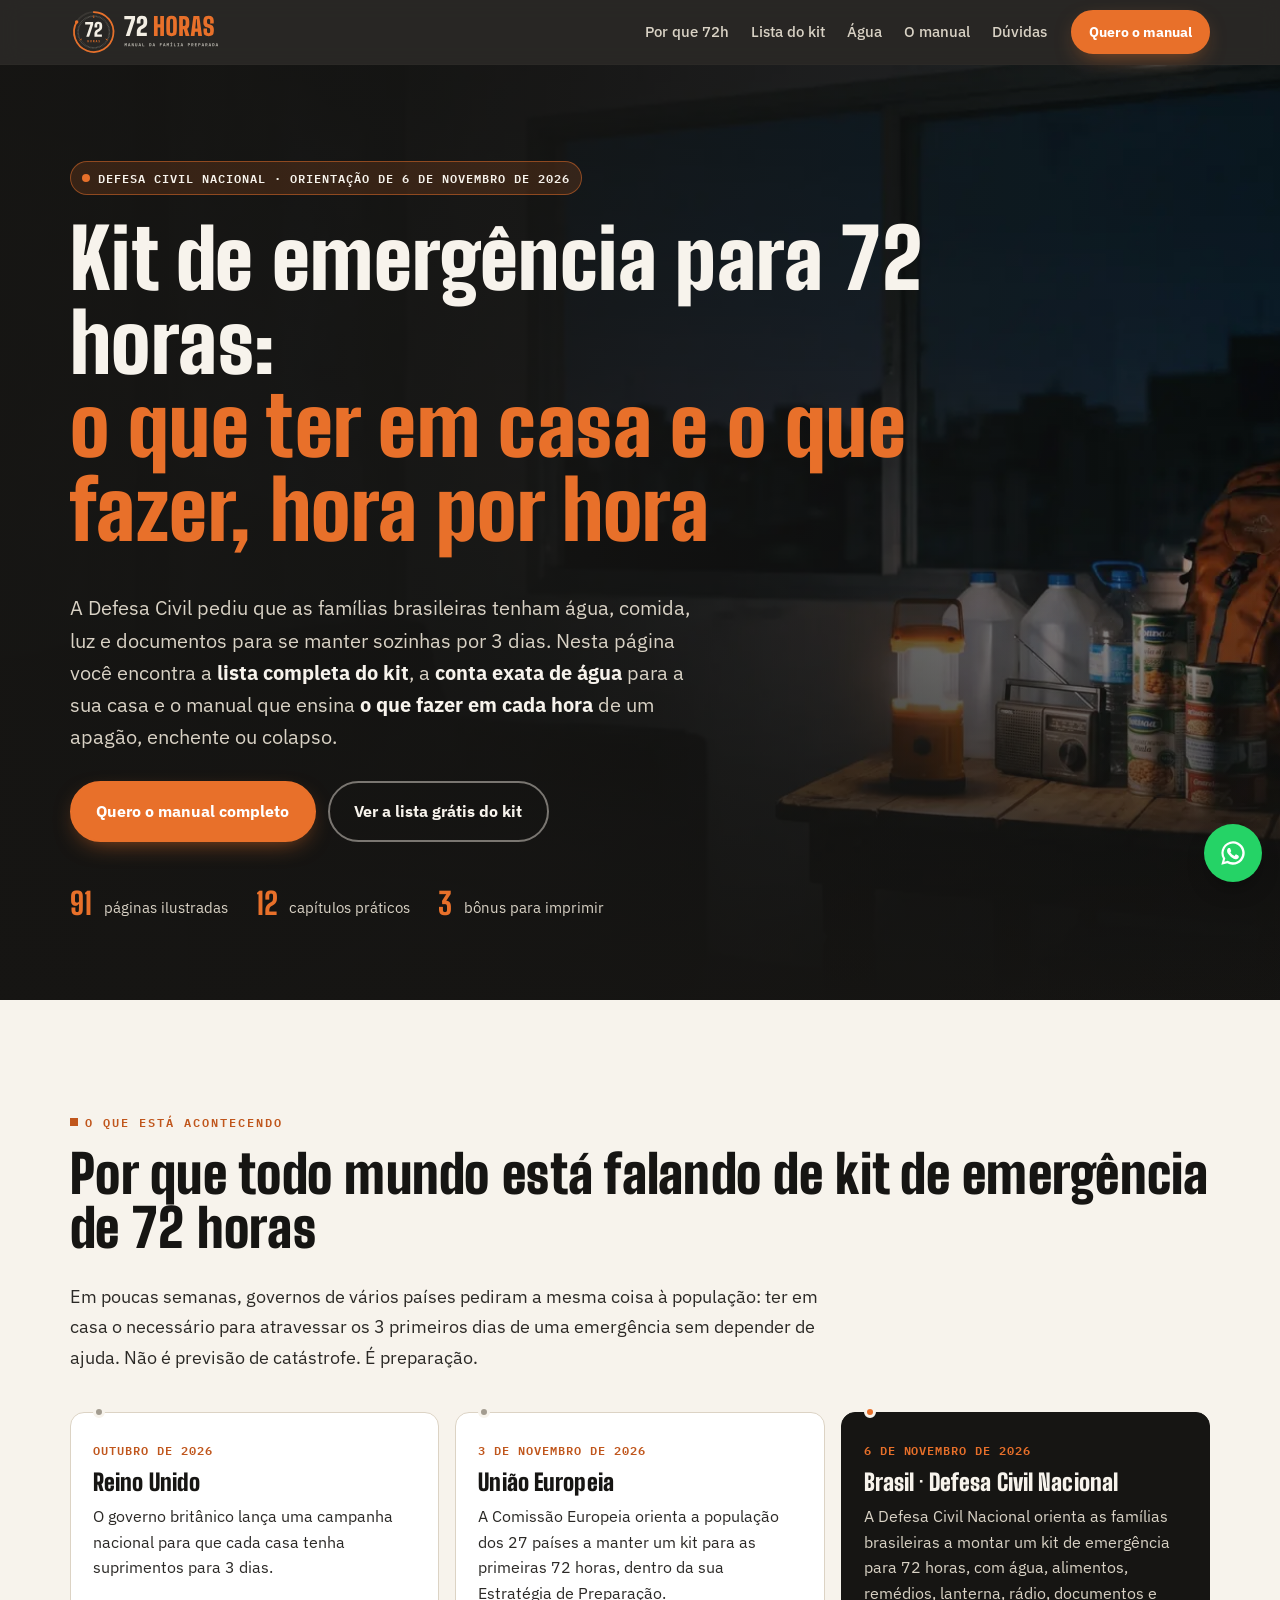
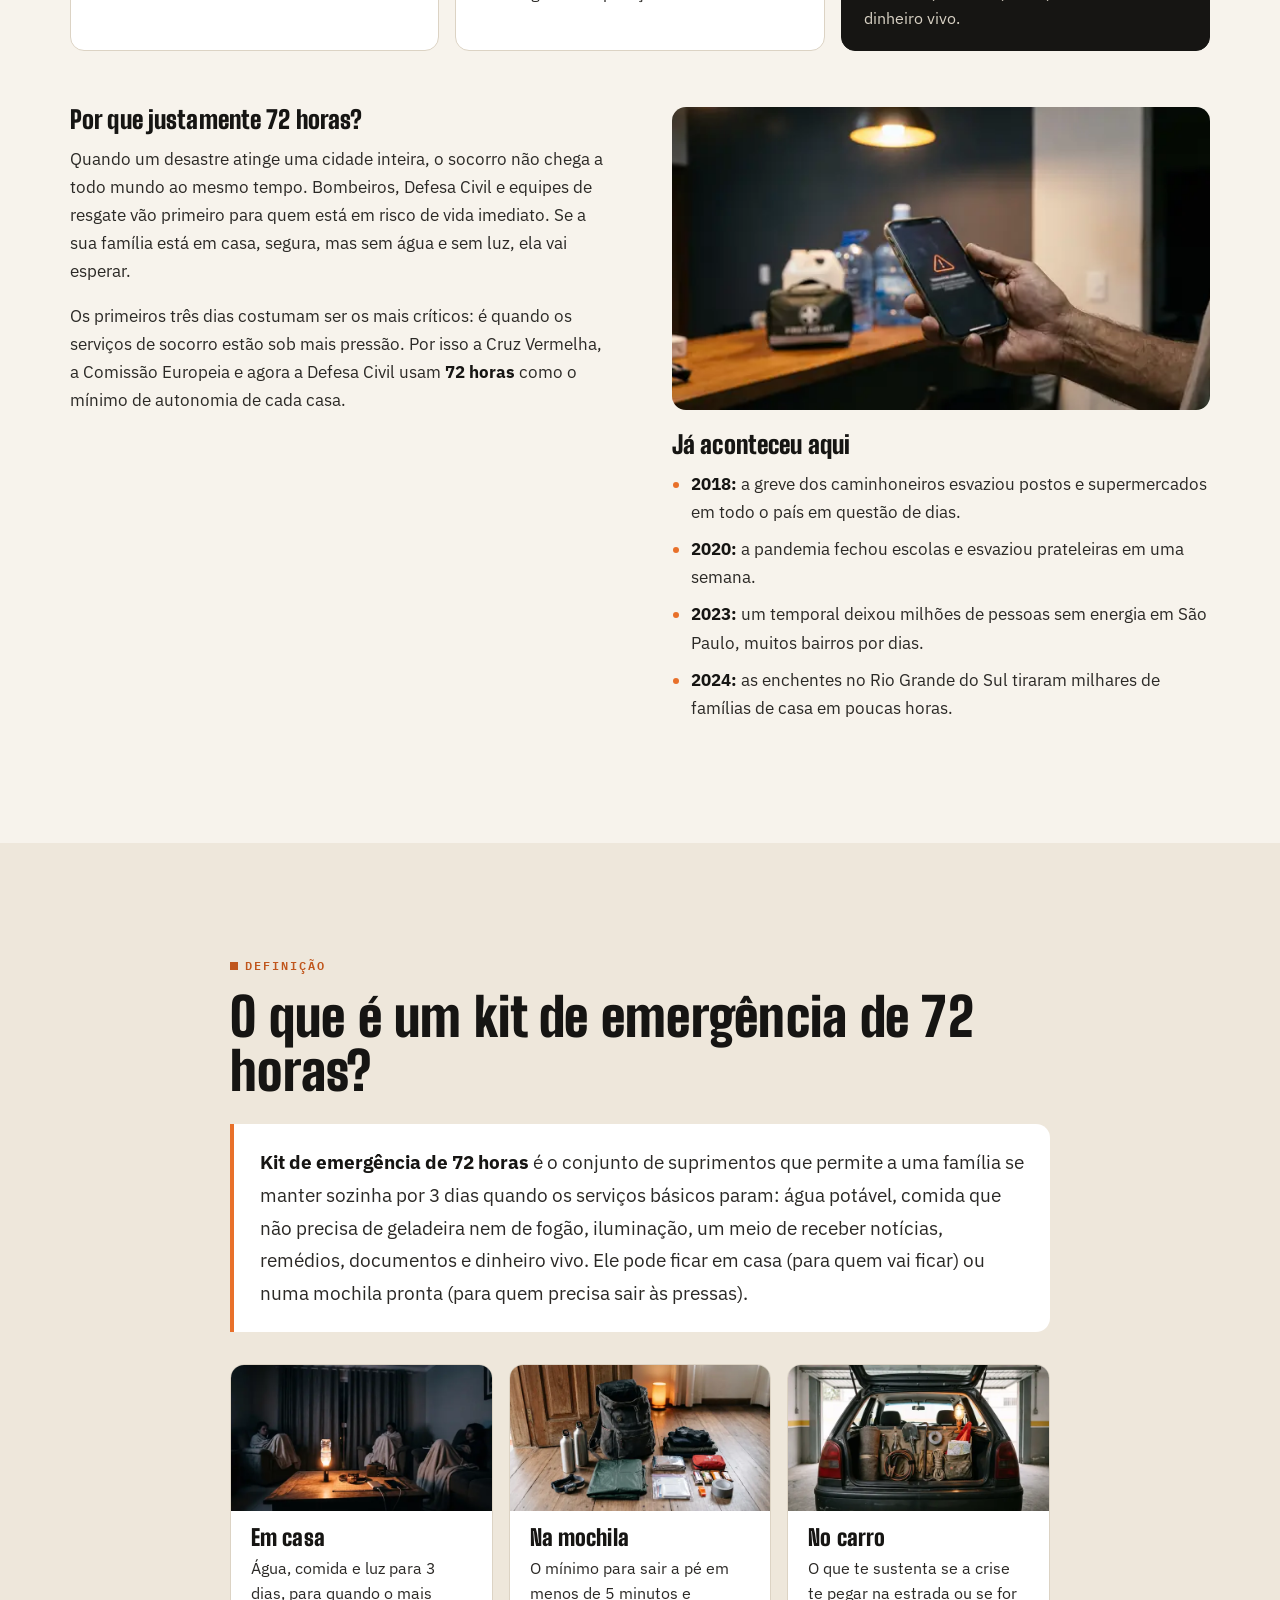
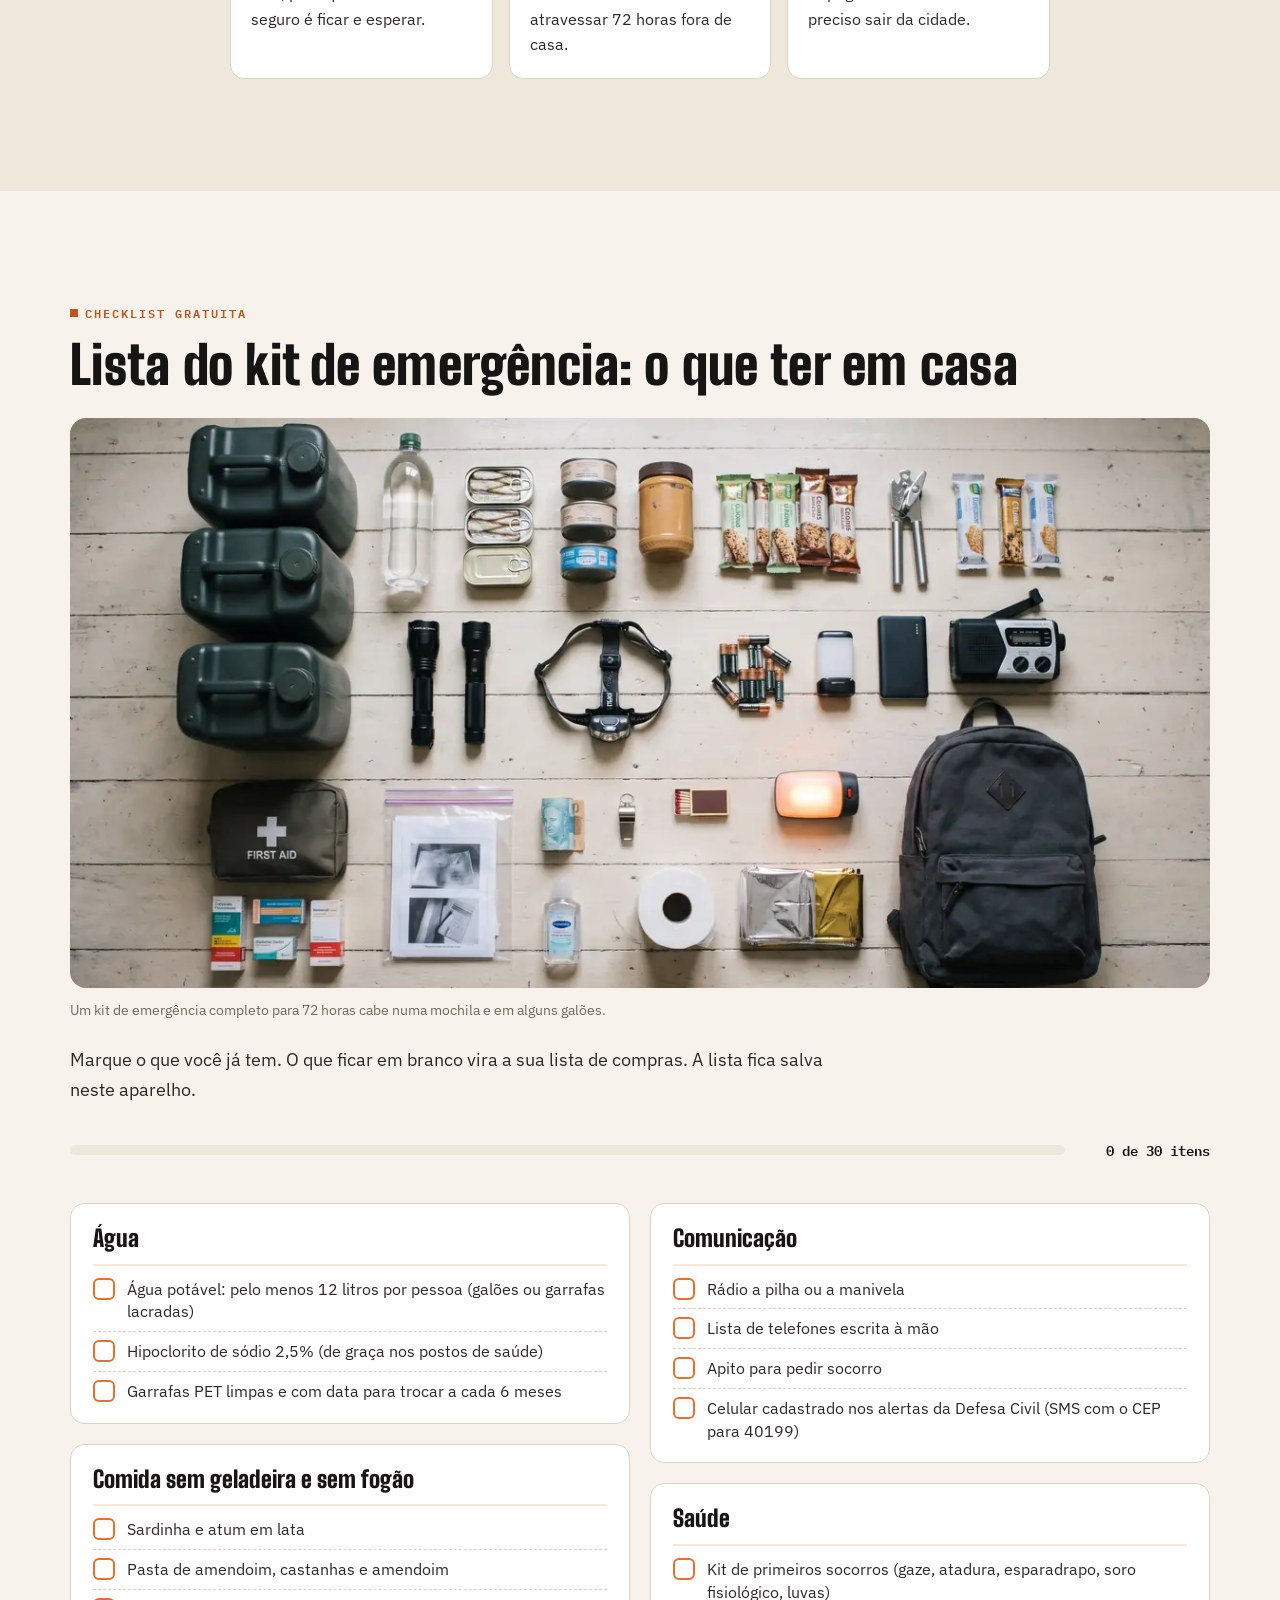
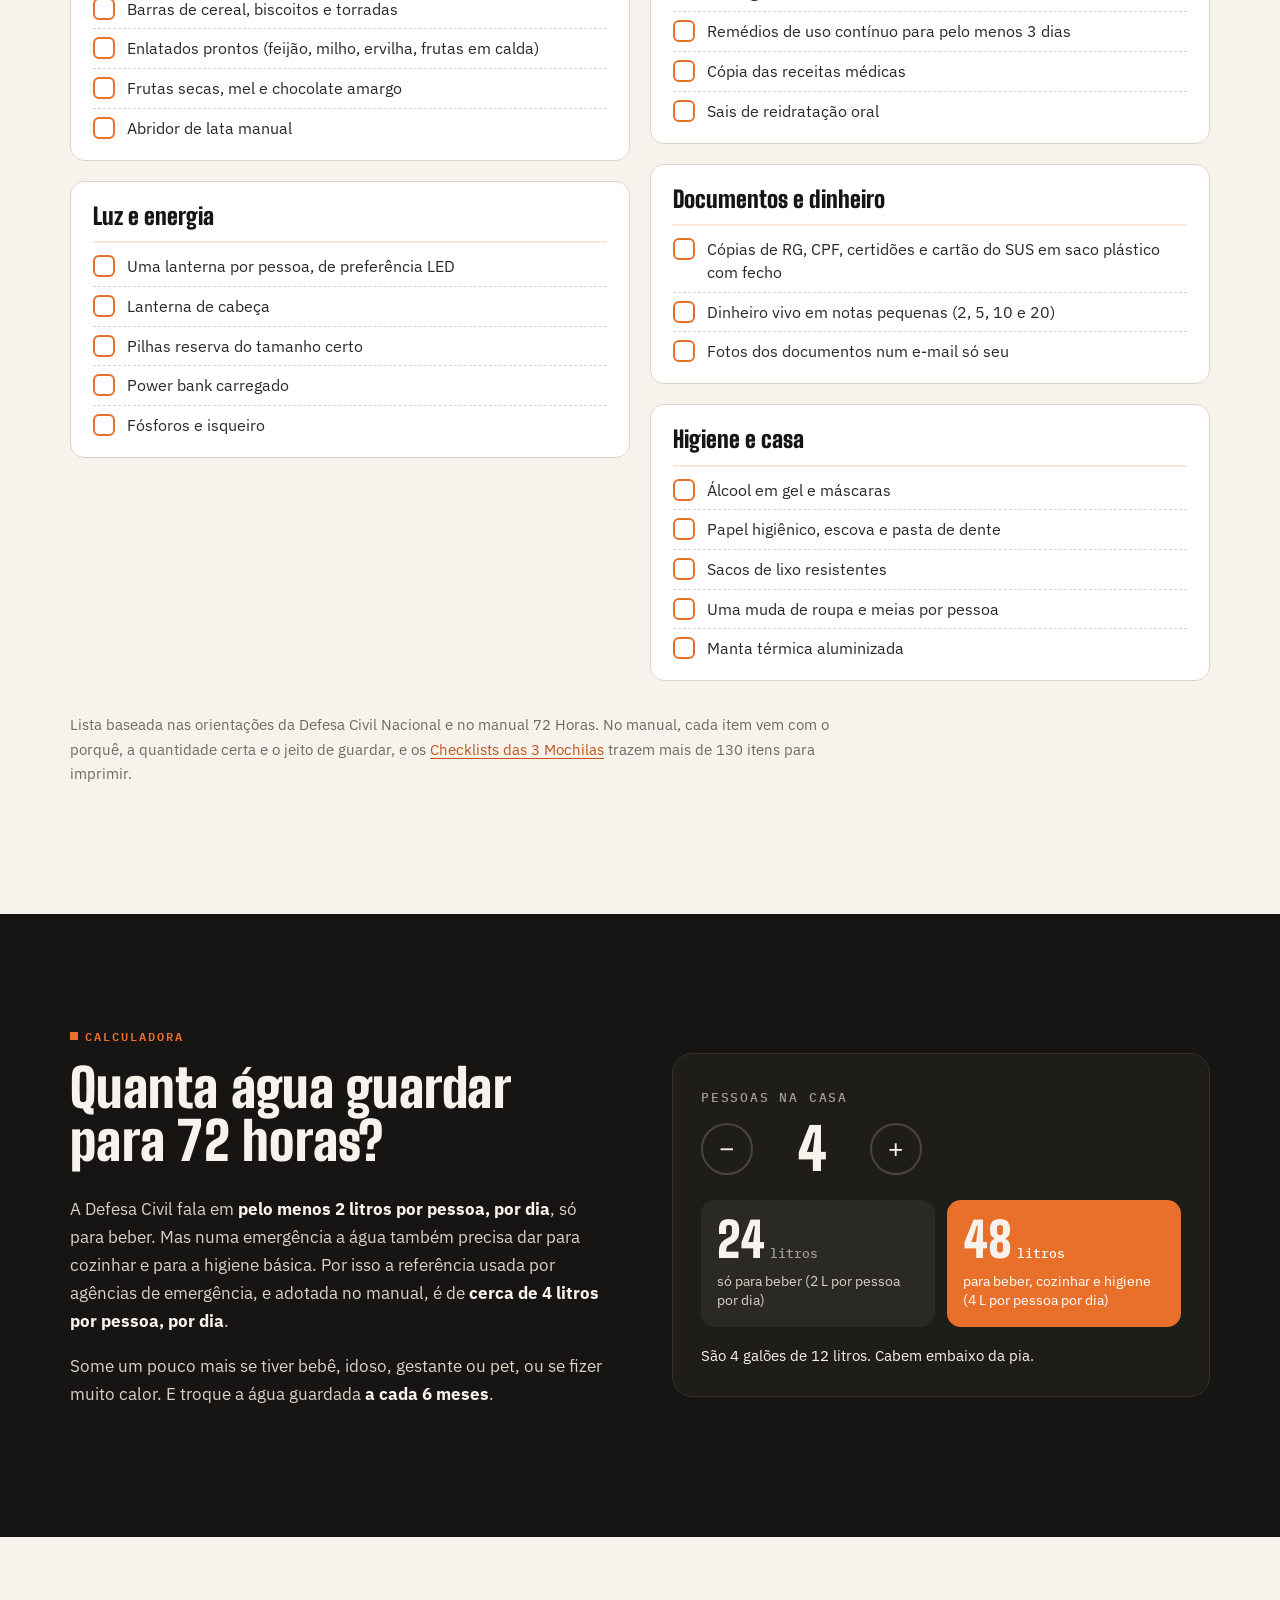
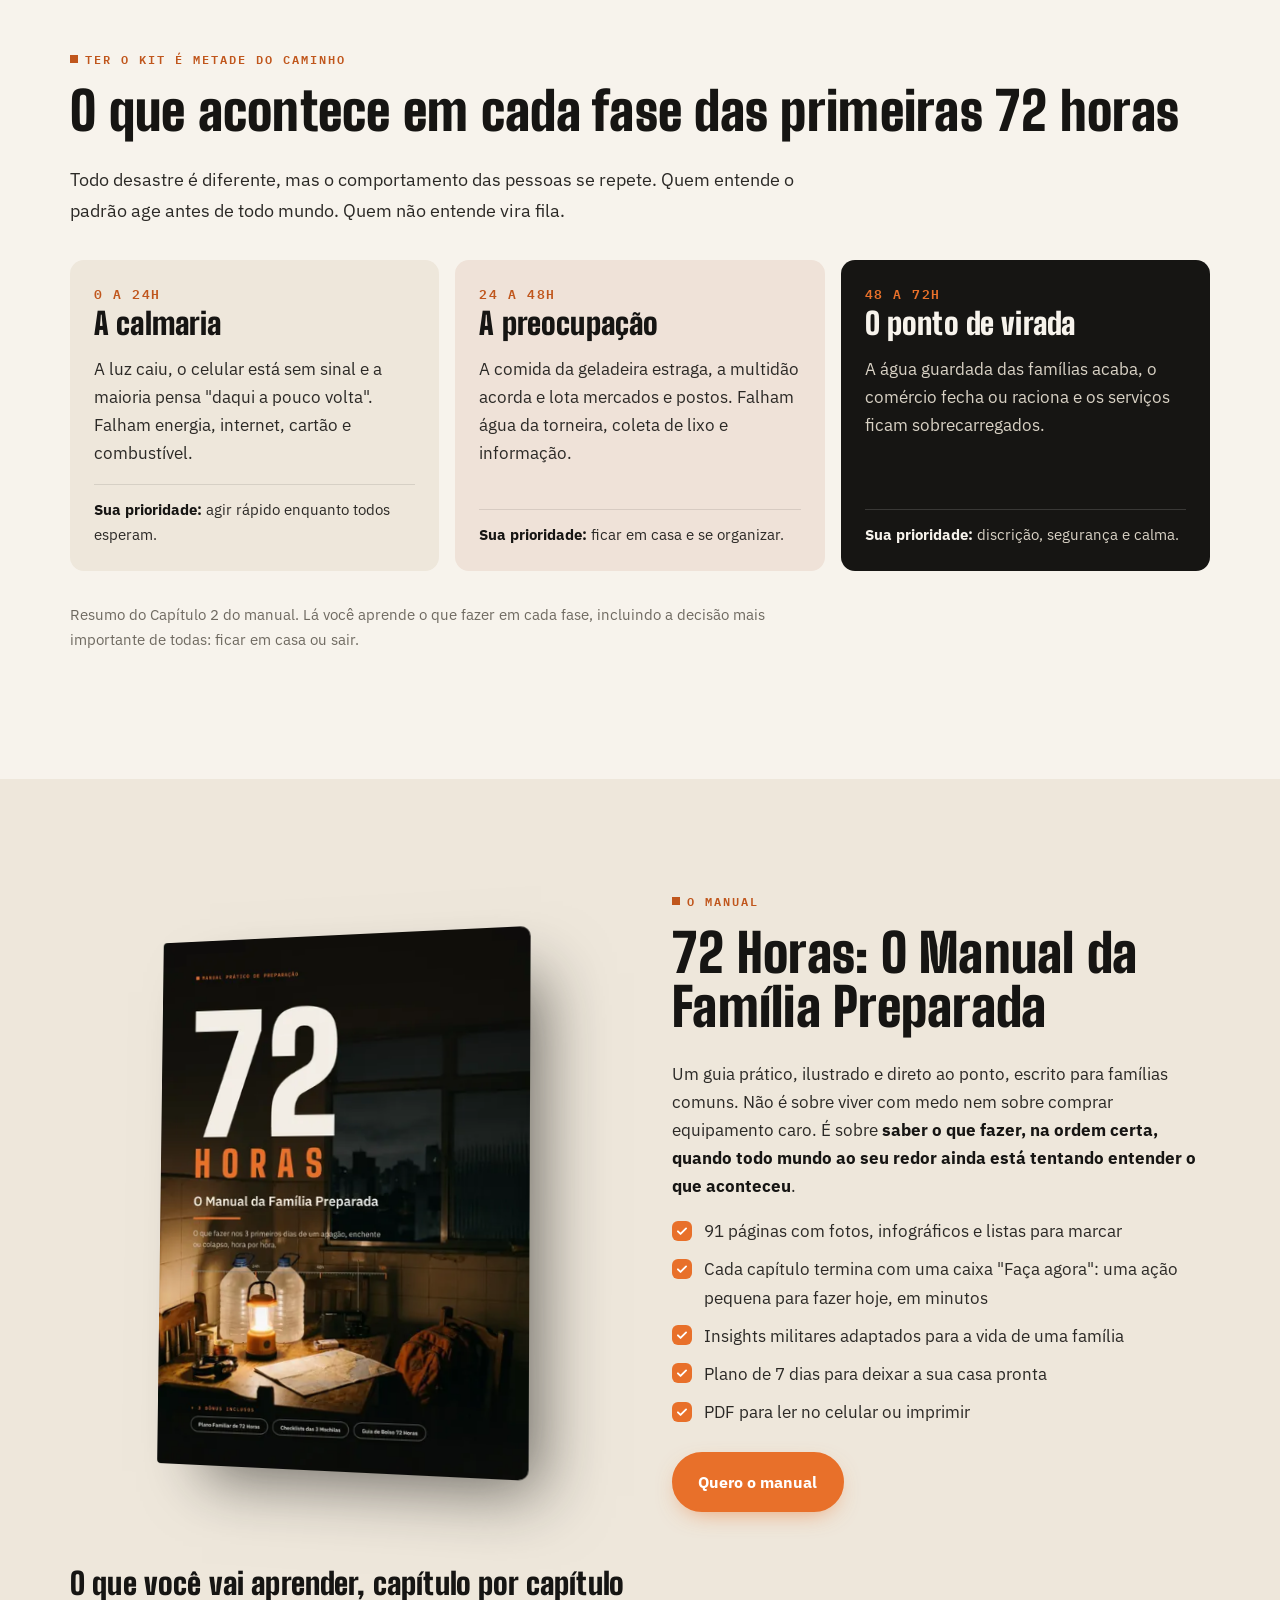
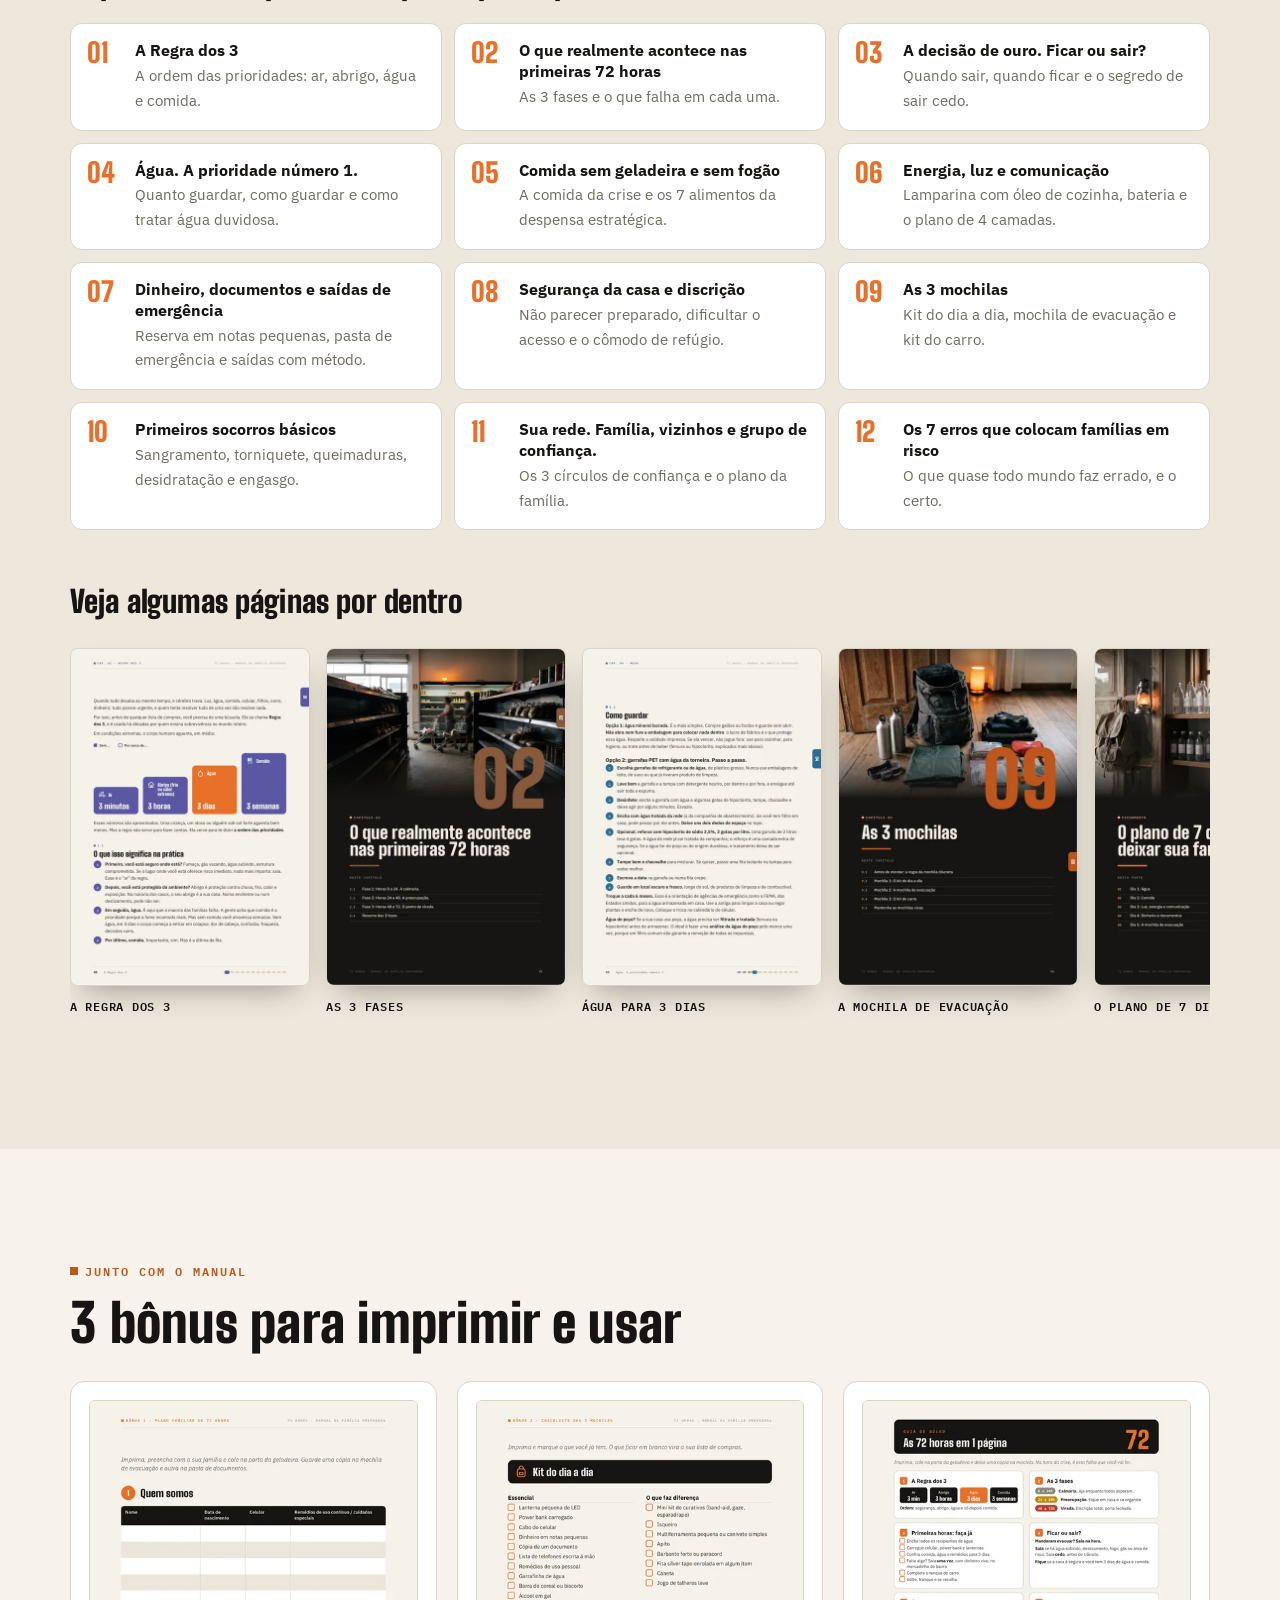
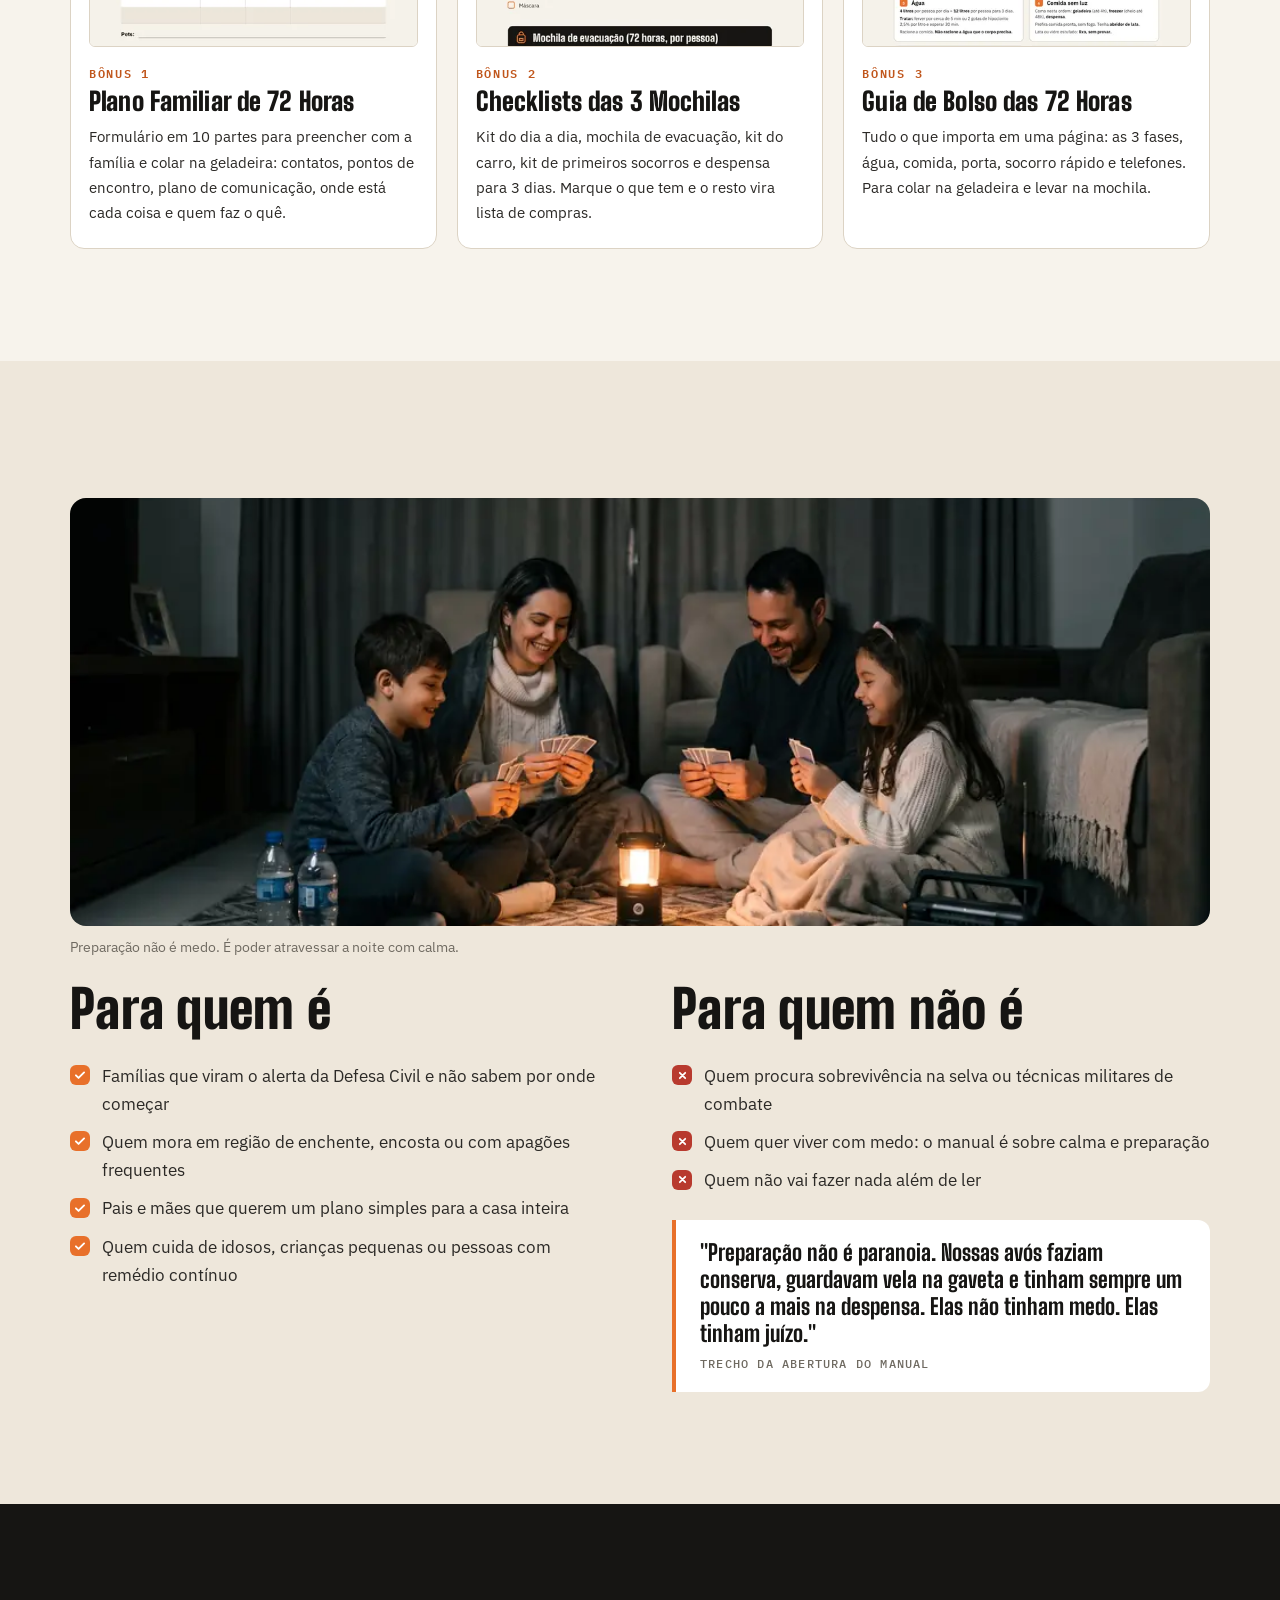
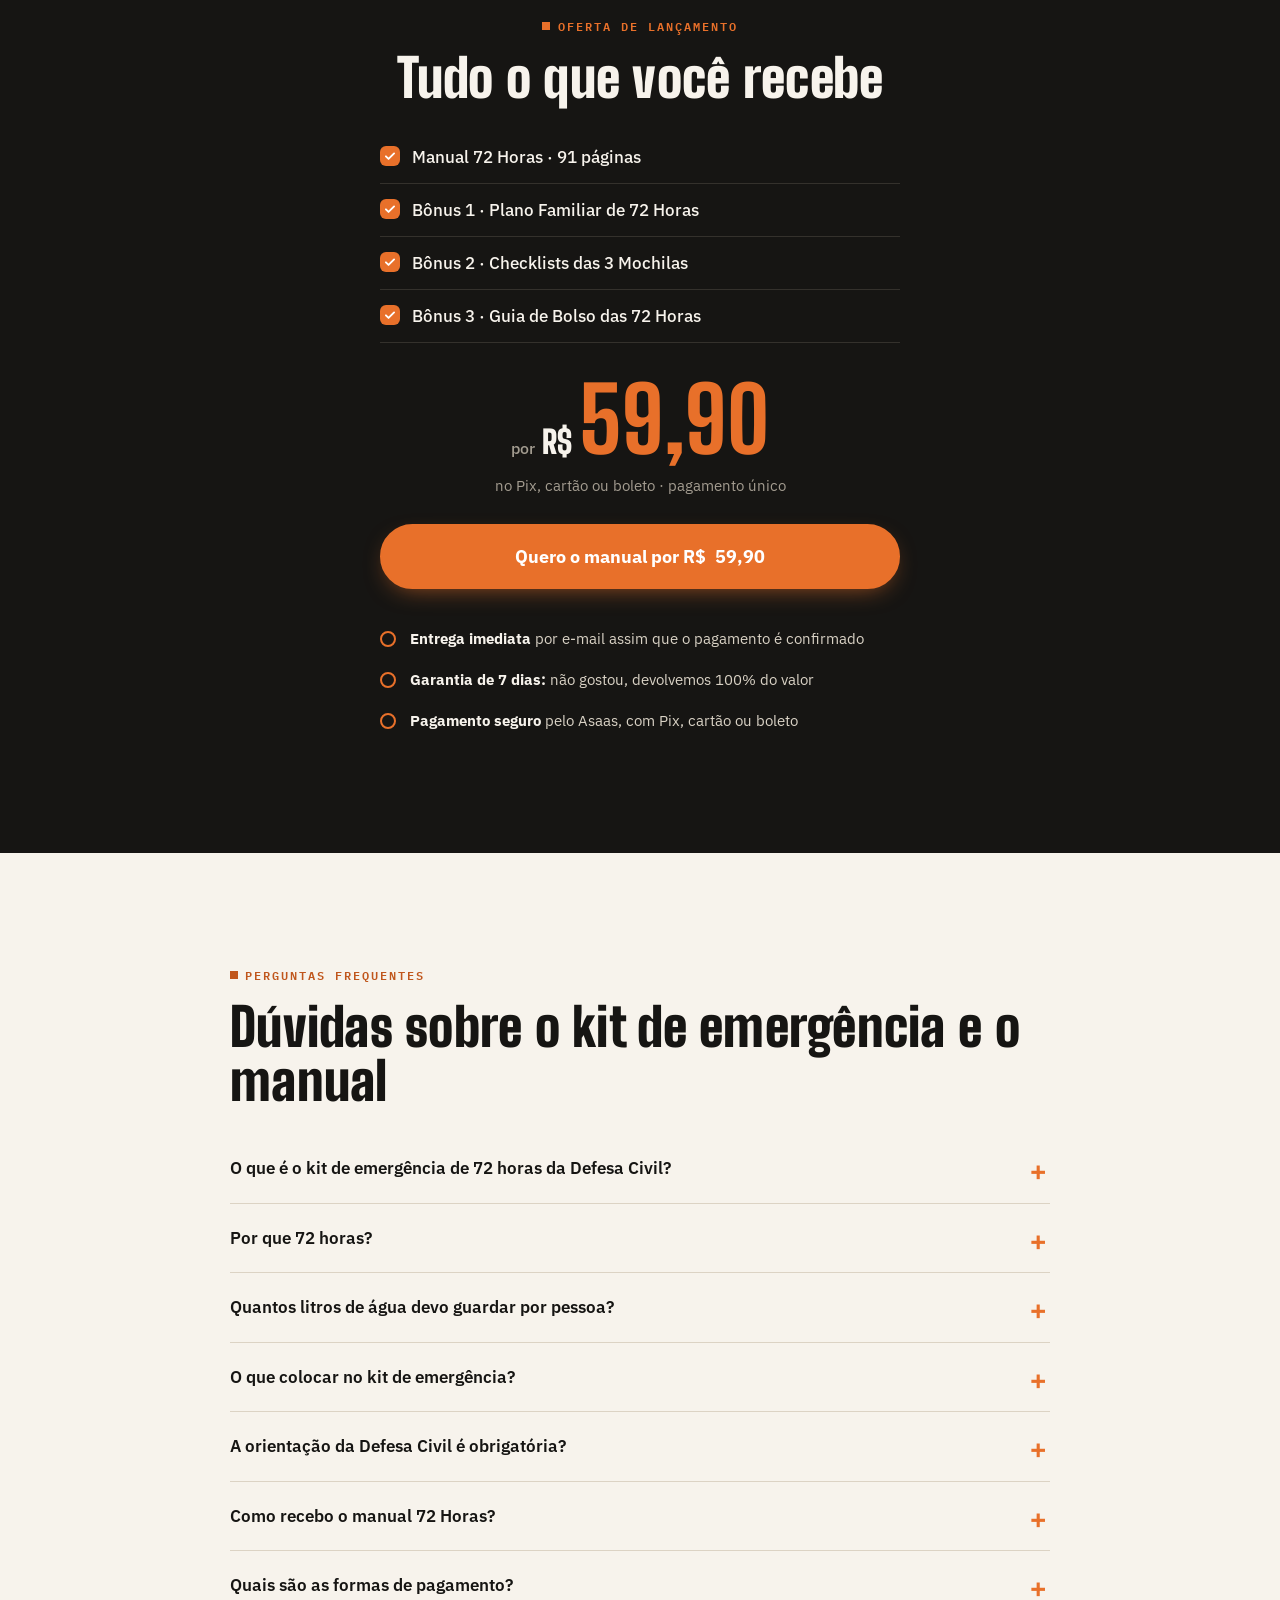
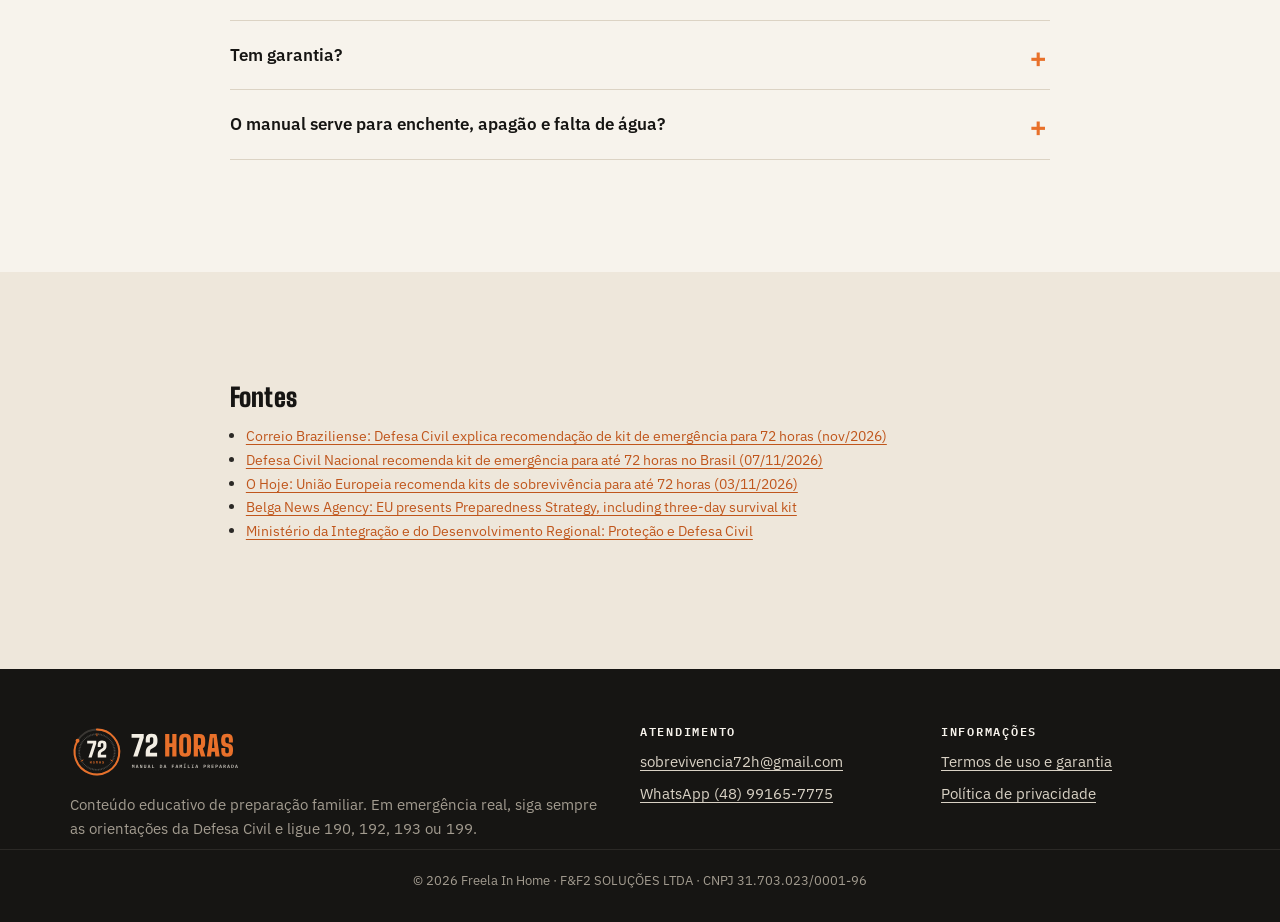
<file: index.html>
﻿<!doctype html>
<html lang="pt-BR">
<head>
<meta charset="utf-8">
<meta name="viewport" content="width=device-width, initial-scale=1">
<title>Kit de Emergência 72 Horas: Lista da Defesa Civil e Manual Completo</title>
<meta name="description" content="A Defesa Civil recomenda que toda família tenha um kit de emergência para 72 horas. Veja a lista completa do que ter em casa, quanto de água guardar e o que fazer em cada hora de um apagão ou enchente.">
<link rel="canonical" href="https://sobrevivencia72h.com.br/">
<meta name="robots" content="index, follow, max-image-preview:large">
<meta name="theme-color" content="#161513">
<meta name="google-site-verification" content="uIpf7NSQe3n5kbX6xqhUgpC6L43MTRsLhvsE4rMSt9s" />
<link rel="icon" href="assets/img/logo-icone-fundo.svg" type="image/svg+xml">
<link rel="apple-touch-icon" href="assets/img/icone-512.png">
<link rel="manifest" href="site.webmanifest">

<meta property="og:type" content="product">
<meta property="og:locale" content="pt_BR">
<meta property="og:site_name" content="72 Horas: O Manual da Família Preparada">
<meta property="og:title" content="Kit de emergência para 72 horas: o que ter em casa e o que fazer, hora por hora">
<meta property="og:description" content="A lista completa do kit de emergência recomendado pela Defesa Civil e o manual que ensina o que fazer nas primeiras 72 horas de um apagão, enchente ou colapso.">
<meta property="og:url" content="https://sobrevivencia72h.com.br/">
<meta property="og:image" content="https://sobrevivencia72h.com.br/assets/img/og-imagem.png">
<meta property="og:image:width" content="1200">
<meta property="og:image:height" content="630">
<meta name="twitter:card" content="summary_large_image">

<link rel="preload" href="assets/fonts/BigShouldersDisplay-Black.woff2" as="font" type="font/woff2" crossorigin>
<link rel="preload" href="assets/fonts/IBMPlexSans-Regular.woff2" as="font" type="font/woff2" crossorigin>
<link rel="preload" href="assets/img/hero-p.webp" as="image" media="(max-width: 760px)">
<link rel="preload" href="assets/img/hero.webp" as="image" media="(min-width: 761px)">
<link rel="stylesheet" href="assets/css/site.css?v=2">

<script type="application/ld+json">
{
  "@context": "https://schema.org",
  "@graph": [
    {
      "@type": "Organization",
      "@id": "https://sobrevivencia72h.com.br/#org",
      "name": "72 Horas: O Manual da Família Preparada",
      "url": "https://sobrevivencia72h.com.br/",
      "logo": "https://sobrevivencia72h.com.br/assets/img/icone-512.png",
      "email": "sobrevivencia72h@gmail.com",
      "telephone": "+55-48-99165-7775",
      "parentOrganization": {
        "@type": "Organization",
        "name": "Freela In Home",
        "legalName": "F&F2 SOLUÇÕES LTDA",
        "taxID": "31.703.023/0001-96"
      }
    },
    {
      "@type": "WebSite",
      "@id": "https://sobrevivencia72h.com.br/#site",
      "url": "https://sobrevivencia72h.com.br/",
      "name": "Sobrevivência 72h",
      "inLanguage": "pt-BR",
      "publisher": {"@id": "https://sobrevivencia72h.com.br/#org"}
    },
    {
      "@type": "WebPage",
      "@id": "https://sobrevivencia72h.com.br/#pagina",
      "url": "https://sobrevivencia72h.com.br/",
      "name": "Kit de emergência para 72 horas: lista da Defesa Civil e manual completo",
      "inLanguage": "pt-BR",
      "datePublished": "2026-11-07",
      "dateModified": "2026-11-07",
      "isPartOf": {"@id": "https://sobrevivencia72h.com.br/#site"},
      "about": [
        {"@type": "Thing", "name": "Kit de emergência"},
        {"@type": "Thing", "name": "Defesa Civil"},
        {"@type": "Thing", "name": "Preparação para desastres"}
      ],
      "primaryImageOfPage": "https://sobrevivencia72h.com.br/assets/img/og-imagem.png"
    },
    {
      "@type": ["Product", "Book"],
      "@id": "https://sobrevivencia72h.com.br/#manual",
      "name": "72 Horas: O Manual da Família Preparada",
      "description": "Manual em PDF de 91 páginas que ensina o que fazer nas primeiras 72 horas de um apagão, enchente ou colapso, com 3 bônus: Plano Familiar de 72 Horas, Checklists das 3 Mochilas e Guia de Bolso.",
      "image": "https://sobrevivencia72h.com.br/assets/img/manual-capa.webp",
      "inLanguage": "pt-BR",
      "bookFormat": "https://schema.org/EBook",
      "numberOfPages": 91,
      "brand": {"@id": "https://sobrevivencia72h.com.br/#org"},
      "offers": {
        "@type": "Offer",
        "url": "https://sobrevivencia72h.com.br/#oferta",
        "price": "39.90",
        "priceCurrency": "BRL",
        "priceValidUntil": "2026-11-11",
        "availability": "https://schema.org/InStock",
        "seller": {"@id": "https://sobrevivencia72h.com.br/#org"},
        "hasMerchantReturnPolicy": {
          "@type": "MerchantReturnPolicy",
          "applicableCountry": "BR",
          "returnPolicyCategory": "https://schema.org/MerchantReturnFiniteReturnWindow",
          "merchantReturnDays": 7,
          "returnFees": "https://schema.org/FreeReturn"
        }
      }
    },
    {
      "@type": "HowTo",
      "name": "Como montar um kit de emergência para 72 horas",
      "description": "Passo a passo para montar o kit de emergência recomendado pela Defesa Civil, com água, comida, luz, comunicação, saúde e documentos para 3 dias.",
      "totalTime": "P7D",
      "step": [
        {"@type": "HowToStep", "name": "Calcule e guarde a água", "text": "Guarde pelo menos 2 litros de água para beber por pessoa, por dia. Para beber, cozinhar e fazer a higiene básica, a referência é de cerca de 4 litros por pessoa, por dia: 12 litros por pessoa para 3 dias."},
        {"@type": "HowToStep", "name": "Separe comida que não precisa de geladeira nem de fogão", "text": "Sardinha e atum em lata, pasta de amendoim, castanhas, barras de cereal, biscoitos, frutas secas e enlatados prontos, com um abridor de lata manual."},
        {"@type": "HowToStep", "name": "Garanta luz e comunicação", "text": "Lanterna para cada pessoa, pilhas reserva, power bank carregado e um rádio a pilha ou a manivela."},
        {"@type": "HowToStep", "name": "Monte a parte de saúde", "text": "Kit de primeiros socorros, remédios de uso contínuo para pelo menos 3 dias e cópia das receitas."},
        {"@type": "HowToStep", "name": "Separe documentos e dinheiro", "text": "Cópias dos documentos num saco plástico com fecho, lista de telefones escrita à mão e dinheiro vivo em notas pequenas."},
        {"@type": "HowToStep", "name": "Cadastre os alertas da Defesa Civil", "text": "Envie um SMS com o CEP da sua casa para 40199 para receber alertas gratuitos da Defesa Civil."},
        {"@type": "HowToStep", "name": "Revise a cada 6 meses", "text": "Troque a água, confira validades, teste lanternas e recarregue os power banks a cada 6 meses."}
      ]
    },
    {
      "@type": "FAQPage",
      "mainEntity": [
        {"@type": "Question", "name": "O que é o kit de emergência de 72 horas da Defesa Civil?", "acceptedAnswer": {"@type": "Answer", "text": "É um conjunto de suprimentos para a família se manter sozinha por 3 dias em uma emergência, como apagão, enchente ou tempestade: água, comida que não precisa de geladeira, lanterna, rádio, remédios, documentos e dinheiro vivo. A Defesa Civil Nacional publicou a orientação em 6 de novembro de 2026, com caráter preventivo."}},
        {"@type": "Question", "name": "Por que 72 horas?", "acceptedAnswer": {"@type": "Answer", "text": "Quando um desastre atinge uma cidade inteira, o socorro não chega a todo mundo ao mesmo tempo: as equipes vão primeiro para quem está em risco de vida imediato. Os primeiros três dias costumam ser os mais críticos, por isso Defesa Civil, Cruz Vermelha e Comissão Europeia usam 72 horas como referência mínima de autonomia."}},
        {"@type": "Question", "name": "Quantos litros de água devo guardar por pessoa?", "acceptedAnswer": {"@type": "Answer", "text": "A Defesa Civil fala em pelo menos 2 litros por pessoa, por dia, só para beber, ou 6 litros por pessoa em 72 horas. Para beber, cozinhar e fazer a higiene básica, a referência usada por agências de emergência é de cerca de 4 litros por pessoa, por dia: 12 litros por pessoa para 3 dias. Uma família de 4 pessoas precisa de 48 litros."}},
        {"@type": "Question", "name": "O que colocar no kit de emergência?", "acceptedAnswer": {"@type": "Answer", "text": "Água potável, comida que dura e não precisa de fogo, abridor de lata, lanterna e pilhas, power bank, rádio a pilha, kit de primeiros socorros, remédios de uso contínuo, cópias de documentos, lista de telefones no papel, dinheiro em notas pequenas, itens de higiene, apito e uma muda de roupa."}},
        {"@type": "Question", "name": "A orientação da Defesa Civil é obrigatória?", "acceptedAnswer": {"@type": "Answer", "text": "Não. A orientação é preventiva e não indica que uma catástrofe vá acontecer. Também não é preciso comprar tudo de uma vez: dá para montar o kit aos poucos, comprando um item a mais a cada ida ao mercado."}},
        {"@type": "Question", "name": "Como recebo o manual 72 Horas?", "acceptedAnswer": {"@type": "Answer", "text": "Assim que o pagamento é confirmado, você recebe por e-mail um link para baixar o manual e os 3 bônus em PDF. No Pix, a confirmação costuma levar poucos minutos. Os arquivos funcionam no celular, no tablet e no computador, e podem ser impressos."}},
        {"@type": "Question", "name": "Quais são as formas de pagamento?", "acceptedAnswer": {"@type": "Answer", "text": "Pix, cartão de crédito ou boleto, em ambiente de pagamento seguro do Asaas."}},
        {"@type": "Question", "name": "Tem garantia?", "acceptedAnswer": {"@type": "Answer", "text": "Sim. Você tem 7 dias para pedir o reembolso integral, sem precisar explicar o motivo, como garante o artigo 49 do Código de Defesa do Consumidor."}}
      ]
    }
  ]
}
</script>
</head>
<body>
<a class="pular" href="#conteudo">Pular para o conteúdo</a>

<header class="topo" id="topo">
  <div class="topo__barra">
    <a class="marca" href="./" aria-label="72 Horas, página inicial">
      <img src="assets/img/logo-horizontal-escuro.svg" alt="72 Horas: O Manual da Família Preparada" width="190" height="45">
    </a>
    <nav class="menu" aria-label="Seções">
      <a href="#por-que-72-horas">Por que 72h</a>
      <a href="#lista">Lista do kit</a>
      <a href="#agua">Água</a>
      <a href="#manual">O manual</a>
      <a href="#faq">Dúvidas</a>
    </nav>
    <a class="btn btn--peq" href="#oferta">Quero o manual</a>
  </div>
</header>

<main id="conteudo">

<!-- ================= HERO ================= -->
<section class="hero">
  <picture class="hero__foto">
    <source media="(max-width: 760px)" srcset="assets/img/hero-p.webp">
    <img src="assets/img/hero.webp" alt="Sala no escuro durante um apagão, com lampião aceso, galões de água, enlatados, rádio e mochila de emergência sobre a mesa" width="1600" height="893" fetchpriority="high">
  </picture>
  <div class="hero__conteudo">
    <p class="selo"><span class="selo__ponto"></span>Defesa Civil Nacional · orientação de 6 de novembro de 2026</p>
    <h1>Kit de emergência para 72 horas: <span>o que ter em casa e o que fazer, hora por hora</span></h1>
    <p class="hero__lead">A Defesa Civil pediu que as famílias brasileiras tenham água, comida, luz e documentos para se manter sozinhas por 3 dias. Nesta página você encontra a <strong>lista completa do kit</strong>, a <strong>conta exata de água</strong> para a sua casa e o manual que ensina <strong>o que fazer em cada hora</strong> de um apagão, enchente ou colapso.</p>
    <div class="hero__acoes">
      <a class="btn" href="#oferta">Quero o manual completo</a>
      <a class="btn btn--linha" href="#lista">Ver a lista grátis do kit</a>
    </div>
    <ul class="hero__provas">
      <li><strong>91</strong> páginas ilustradas</li>
      <li><strong>12</strong> capítulos práticos</li>
      <li><strong>3</strong> bônus para imprimir</li>
    </ul>
  </div>
</section>

<!-- ================= CONTEXTO ================= -->
<section class="secao" id="por-que-72-horas">
  <div class="caixa">
    <p class="rotulo">O que está acontecendo</p>
    <h2>Por que todo mundo está falando de kit de emergência de 72 horas</h2>
    <p class="intro">Em poucas semanas, governos de vários países pediram a mesma coisa à população: ter em casa o necessário para atravessar os 3 primeiros dias de uma emergência sem depender de ajuda. Não é previsão de catástrofe. É preparação.</p>

    <ol class="linha-tempo">
      <li>
        <span class="linha-tempo__data">Outubro de 2026</span>
        <h3>Reino Unido</h3>
        <p>O governo britânico lança uma campanha nacional para que cada casa tenha suprimentos para 3 dias.</p>
      </li>
      <li>
        <span class="linha-tempo__data">3 de novembro de 2026</span>
        <h3>União Europeia</h3>
        <p>A Comissão Europeia orienta a população dos 27 países a manter um kit para as primeiras 72 horas, dentro da sua Estratégia de Preparação.</p>
      </li>
      <li class="destaque">
        <span class="linha-tempo__data">6 de novembro de 2026</span>
        <h3>Brasil · Defesa Civil Nacional</h3>
        <p>A Defesa Civil Nacional orienta as famílias brasileiras a montar um kit de emergência para 72 horas, com água, alimentos, remédios, lanterna, rádio, documentos e dinheiro vivo.</p>
      </li>
    </ol>

    <div class="duas-col">
      <div>
        <h3>Por que justamente 72 horas?</h3>
        <p>Quando um desastre atinge uma cidade inteira, o socorro não chega a todo mundo ao mesmo tempo. Bombeiros, Defesa Civil e equipes de resgate vão primeiro para quem está em risco de vida imediato. Se a sua família está em casa, segura, mas sem água e sem luz, ela vai esperar.</p>
        <p>Os primeiros três dias costumam ser os mais críticos: é quando os serviços de socorro estão sob mais pressão. Por isso a Cruz Vermelha, a Comissão Europeia e agora a Defesa Civil usam <strong>72 horas</strong> como o mínimo de autonomia de cada casa.</p>
      </div>
      <div>
        <figure class="foto-lateral"><img src="assets/img/alerta-defesa-civil.webp" srcset="assets/img/alerta-defesa-civil-p.webp 560w, assets/img/alerta-defesa-civil.webp 1000w" sizes="(max-width: 820px) 100vw, 540px" alt="Pessoa recebendo um alerta de emergência no celular, com kit de primeiros socorros e galões de água ao fundo" width="1000" height="558" loading="lazy"></figure>
        <h3>Já aconteceu aqui</h3>
        <ul class="lista-fatos">
          <li><strong>2018:</strong> a greve dos caminhoneiros esvaziou postos e supermercados em todo o país em questão de dias.</li>
          <li><strong>2020:</strong> a pandemia fechou escolas e esvaziou prateleiras em uma semana.</li>
          <li><strong>2023:</strong> um temporal deixou milhões de pessoas sem energia em São Paulo, muitos bairros por dias.</li>
          <li><strong>2024:</strong> as enchentes no Rio Grande do Sul tiraram milhares de famílias de casa em poucas horas.</li>
        </ul>
      </div>
    </div>
  </div>
</section>

<!-- ================= DEFINIÇÃO ================= -->
<section class="secao secao--clara" id="o-que-e">
  <div class="caixa caixa--estreita">
    <p class="rotulo">Definição</p>
    <h2>O que é um kit de emergência de 72 horas?</h2>
    <p class="definicao"><strong>Kit de emergência de 72 horas</strong> é o conjunto de suprimentos que permite a uma família se manter sozinha por 3 dias quando os serviços básicos param: água potável, comida que não precisa de geladeira nem de fogão, iluminação, um meio de receber notícias, remédios, documentos e dinheiro vivo. Ele pode ficar em casa (para quem vai ficar) ou numa mochila pronta (para quem precisa sair às pressas).</p>
    <div class="cartoes-3">
      <div class="cartao">
        <img class="cartao__foto" src="assets/img/em-casa.webp" alt="Sala no apagão iluminada por lanterna e garrafa de água, com rádio e power bank" width="640" height="357" loading="lazy">
        <h3>Em casa</h3>
        <p>Água, comida e luz para 3 dias, para quando o mais seguro é ficar e esperar.</p>
      </div>
      <div class="cartao">
        <img class="cartao__foto" src="assets/img/mochila.webp" alt="Mochila de emergência aberta com água, lanterna, capa de chuva e documentos" width="640" height="357" loading="lazy">
        <h3>Na mochila</h3>
        <p>O mínimo para sair a pé em menos de 5 minutos e atravessar 72 horas fora de casa.</p>
      </div>
      <div class="cartao">
        <img class="cartao__foto" src="assets/img/carro.webp" alt="Porta-malas organizado com kit de emergência do carro" width="640" height="357" loading="lazy">
        <h3>No carro</h3>
        <p>O que te sustenta se a crise te pegar na estrada ou se for preciso sair da cidade.</p>
      </div>
    </div>
  </div>
</section>

<!-- ================= LISTA ================= -->
<section class="secao" id="lista">
  <div class="caixa">
    <p class="rotulo">Checklist gratuita</p>
    <h2>Lista do kit de emergência: o que ter em casa</h2>
    <figure class="foto-larga"><img src="assets/img/kit-emergencia.webp" srcset="assets/img/kit-emergencia-p.webp 640w, assets/img/kit-emergencia.webp 1200w" sizes="(max-width: 760px) 100vw, 1140px" alt="Kit de emergência para 72 horas organizado no chão: galões de água, enlatados, pasta de amendoim, barras de cereal, abridor de lata, lanternas, pilhas, power bank, rádio, kit de primeiros socorros, documentos, apito, álcool em gel, manta térmica e mochila" width="1200" height="670" loading="lazy"><figcaption>Um kit de emergência completo para 72 horas cabe numa mochila e em alguns galões.</figcaption></figure>
    <p class="intro">Marque o que você já tem. O que ficar em branco vira a sua lista de compras. A lista fica salva neste aparelho.</p>
    <div class="progresso" aria-live="polite"><div class="progresso__barra"><span id="prog-barra"></span></div><p id="prog-texto">0 de 0 itens</p></div>

    <div class="checklist" id="checklist">
      <fieldset class="grupo">
        <legend>Água</legend>
        <label><input type="checkbox"> Água potável: pelo menos 12 litros por pessoa (galões ou garrafas lacradas)</label>
        <label><input type="checkbox"> Hipoclorito de sódio 2,5% (de graça nos postos de saúde)</label>
        <label><input type="checkbox"> Garrafas PET limpas e com data para trocar a cada 6 meses</label>
      </fieldset>
      <fieldset class="grupo">
        <legend>Comida sem geladeira e sem fogão</legend>
        <label><input type="checkbox"> Sardinha e atum em lata</label>
        <label><input type="checkbox"> Pasta de amendoim, castanhas e amendoim</label>
        <label><input type="checkbox"> Barras de cereal, biscoitos e torradas</label>
        <label><input type="checkbox"> Enlatados prontos (feijão, milho, ervilha, frutas em calda)</label>
        <label><input type="checkbox"> Frutas secas, mel e chocolate amargo</label>
        <label><input type="checkbox"> Abridor de lata manual</label>
      </fieldset>
      <fieldset class="grupo">
        <legend>Luz e energia</legend>
        <label><input type="checkbox"> Uma lanterna por pessoa, de preferência LED</label>
        <label><input type="checkbox"> Lanterna de cabeça</label>
        <label><input type="checkbox"> Pilhas reserva do tamanho certo</label>
        <label><input type="checkbox"> Power bank carregado</label>
        <label><input type="checkbox"> Fósforos e isqueiro</label>
      </fieldset>
      <fieldset class="grupo">
        <legend>Comunicação</legend>
        <label><input type="checkbox"> Rádio a pilha ou a manivela</label>
        <label><input type="checkbox"> Lista de telefones escrita à mão</label>
        <label><input type="checkbox"> Apito para pedir socorro</label>
        <label><input type="checkbox"> Celular cadastrado nos alertas da Defesa Civil (SMS com o CEP para 40199)</label>
      </fieldset>
      <fieldset class="grupo">
        <legend>Saúde</legend>
        <label><input type="checkbox"> Kit de primeiros socorros (gaze, atadura, esparadrapo, soro fisiológico, luvas)</label>
        <label><input type="checkbox"> Remédios de uso contínuo para pelo menos 3 dias</label>
        <label><input type="checkbox"> Cópia das receitas médicas</label>
        <label><input type="checkbox"> Sais de reidratação oral</label>
      </fieldset>
      <fieldset class="grupo">
        <legend>Documentos e dinheiro</legend>
        <label><input type="checkbox"> Cópias de RG, CPF, certidões e cartão do SUS em saco plástico com fecho</label>
        <label><input type="checkbox"> Dinheiro vivo em notas pequenas (2, 5, 10 e 20)</label>
        <label><input type="checkbox"> Fotos dos documentos num e-mail só seu</label>
      </fieldset>
      <fieldset class="grupo">
        <legend>Higiene e casa</legend>
        <label><input type="checkbox"> Álcool em gel e máscaras</label>
        <label><input type="checkbox"> Papel higiênico, escova e pasta de dente</label>
        <label><input type="checkbox"> Sacos de lixo resistentes</label>
        <label><input type="checkbox"> Uma muda de roupa e meias por pessoa</label>
        <label><input type="checkbox"> Manta térmica aluminizada</label>
      </fieldset>
    </div>
    <p class="nota">Lista baseada nas orientações da Defesa Civil Nacional e no manual 72 Horas. No manual, cada item vem com o porquê, a quantidade certa e o jeito de guardar, e os <a href="#bonus">Checklists das 3 Mochilas</a> trazem mais de 130 itens para imprimir.</p>
  </div>
</section>

<!-- ================= ÁGUA ================= -->
<section class="secao secao--escura" id="agua">
  <div class="caixa duas-col duas-col--centro">
    <div>
      <p class="rotulo rotulo--claro">Calculadora</p>
      <h2>Quanta água guardar para 72 horas?</h2>
      <p>A Defesa Civil fala em <strong>pelo menos 2 litros por pessoa, por dia</strong>, só para beber. Mas numa emergência a água também precisa dar para cozinhar e para a higiene básica. Por isso a referência usada por agências de emergência, e adotada no manual, é de <strong>cerca de 4 litros por pessoa, por dia</strong>.</p>
      <p>Some um pouco mais se tiver bebê, idoso, gestante ou pet, ou se fizer muito calor. E troque a água guardada <strong>a cada 6 meses</strong>.</p>
    </div>
    <div class="calc" id="calc">
      <label for="calc-pessoas">Pessoas na casa</label>
      <div class="calc__controle">
        <button type="button" data-delta="-1" aria-label="Menos uma pessoa">−</button>
        <output id="calc-pessoas" aria-live="polite">4</output>
        <button type="button" data-delta="1" aria-label="Mais uma pessoa">+</button>
      </div>
      <div class="calc__resultado">
        <div><span class="calc__num" id="calc-min">24</span><span class="calc__un">litros</span><p>só para beber (2 L por pessoa por dia)</p></div>
        <div class="calc__ideal"><span class="calc__num" id="calc-ideal">48</span><span class="calc__un">litros</span><p>para beber, cozinhar e higiene (4 L por pessoa por dia)</p></div>
      </div>
      <p class="calc__galoes" id="calc-galoes">São 4 galões de 12 litros. Cabem embaixo da pia.</p>
    </div>
  </div>
</section>

<!-- ================= 72 HORAS ================= -->
<section class="secao" id="o-que-fazer">
  <div class="caixa">
    <p class="rotulo">Ter o kit é metade do caminho</p>
    <h2>O que acontece em cada fase das primeiras 72 horas</h2>
    <p class="intro">Todo desastre é diferente, mas o comportamento das pessoas se repete. Quem entende o padrão age antes de todo mundo. Quem não entende vira fila.</p>
    <div class="fases">
      <article class="fase">
        <p class="fase__hora">0 a 24h</p>
        <h3>A calmaria</h3>
        <p>A luz caiu, o celular está sem sinal e a maioria pensa "daqui a pouco volta". Falham energia, internet, cartão e combustível.</p>
        <p class="fase__acao"><strong>Sua prioridade:</strong> agir rápido enquanto todos esperam.</p>
      </article>
      <article class="fase fase--2">
        <p class="fase__hora">24 a 48h</p>
        <h3>A preocupação</h3>
        <p>A comida da geladeira estraga, a multidão acorda e lota mercados e postos. Falham água da torneira, coleta de lixo e informação.</p>
        <p class="fase__acao"><strong>Sua prioridade:</strong> ficar em casa e se organizar.</p>
      </article>
      <article class="fase fase--3">
        <p class="fase__hora">48 a 72h</p>
        <h3>O ponto de virada</h3>
        <p>A água guardada das famílias acaba, o comércio fecha ou raciona e os serviços ficam sobrecarregados.</p>
        <p class="fase__acao"><strong>Sua prioridade:</strong> discrição, segurança e calma.</p>
      </article>
    </div>
    <p class="nota">Resumo do Capítulo 2 do manual. Lá você aprende o que fazer em cada fase, incluindo a decisão mais importante de todas: ficar em casa ou sair.</p>
  </div>
</section>

<!-- ================= MANUAL ================= -->
<section class="secao secao--clara" id="manual">
  <div class="caixa">
    <div class="duas-col duas-col--centro">
      <div class="livro">
        <img src="assets/img/manual-capa.webp" srcset="assets/img/manual-capa-p.webp 480w, assets/img/manual-capa.webp 900w" sizes="(max-width: 760px) 70vw, 380px" alt="Capa do manual 72 Horas: O Manual da Família Preparada" width="900" height="1273" loading="lazy">
      </div>
      <div>
        <p class="rotulo">O manual</p>
        <h2>72 Horas: O Manual da Família Preparada</h2>
        <p>Um guia prático, ilustrado e direto ao ponto, escrito para famílias comuns. Não é sobre viver com medo nem sobre comprar equipamento caro. É sobre <strong>saber o que fazer, na ordem certa, quando todo mundo ao seu redor ainda está tentando entender o que aconteceu</strong>.</p>
        <ul class="lista-check">
          <li>91 páginas com fotos, infográficos e listas para marcar</li>
          <li>Cada capítulo termina com uma caixa "Faça agora": uma ação pequena para fazer hoje, em minutos</li>
          <li>Insights militares adaptados para a vida de uma família</li>
          <li>Plano de 7 dias para deixar a sua casa pronta</li>
          <li>PDF para ler no celular ou imprimir</li>
        </ul>
        <a class="btn" href="#oferta">Quero o manual</a>
      </div>
    </div>

    <h3 class="sub">O que você vai aprender, capítulo por capítulo</h3>
    <ol class="capitulos">
      <li><span>01</span><strong>A Regra dos 3</strong>A ordem das prioridades: ar, abrigo, água e comida.</li>
      <li><span>02</span><strong>O que realmente acontece nas primeiras 72 horas</strong>As 3 fases e o que falha em cada uma.</li>
      <li><span>03</span><strong>A decisão de ouro. Ficar ou sair?</strong>Quando sair, quando ficar e o segredo de sair cedo.</li>
      <li><span>04</span><strong>Água. A prioridade número 1.</strong>Quanto guardar, como guardar e como tratar água duvidosa.</li>
      <li><span>05</span><strong>Comida sem geladeira e sem fogão</strong>A comida da crise e os 7 alimentos da despensa estratégica.</li>
      <li><span>06</span><strong>Energia, luz e comunicação</strong>Lamparina com óleo de cozinha, bateria e o plano de 4 camadas.</li>
      <li><span>07</span><strong>Dinheiro, documentos e saídas de emergência</strong>Reserva em notas pequenas, pasta de emergência e saídas com método.</li>
      <li><span>08</span><strong>Segurança da casa e discrição</strong>Não parecer preparado, dificultar o acesso e o cômodo de refúgio.</li>
      <li><span>09</span><strong>As 3 mochilas</strong>Kit do dia a dia, mochila de evacuação e kit do carro.</li>
      <li><span>10</span><strong>Primeiros socorros básicos</strong>Sangramento, torniquete, queimaduras, desidratação e engasgo.</li>
      <li><span>11</span><strong>Sua rede. Família, vizinhos e grupo de confiança.</strong>Os 3 círculos de confiança e o plano da família.</li>
      <li><span>12</span><strong>Os 7 erros que colocam famílias em risco</strong>O que quase todo mundo faz errado, e o certo.</li>
    </ol>

    <h3 class="sub">Veja algumas páginas por dentro</h3>
    <div class="galeria" role="list">
      <figure role="listitem"><img src="assets/img/manual-regra-dos-3-p.webp" alt="Página do capítulo 1 com o infográfico da Regra dos 3" width="480" height="679" loading="lazy"><figcaption>A Regra dos 3</figcaption></figure>
      <figure role="listitem"><img src="assets/img/manual-fases-p.webp" alt="Página com o resumo das 3 fases das primeiras 72 horas" width="480" height="679" loading="lazy"><figcaption>As 3 fases</figcaption></figure>
      <figure role="listitem"><img src="assets/img/manual-agua-p.webp" alt="Página do capítulo de água com a tabela de litros por pessoa" width="480" height="679" loading="lazy"><figcaption>Água para 3 dias</figcaption></figure>
      <figure role="listitem"><img src="assets/img/manual-mochila-p.webp" alt="Página com o checklist da mochila de evacuação" width="480" height="679" loading="lazy"><figcaption>A mochila de evacuação</figcaption></figure>
      <figure role="listitem"><img src="assets/img/manual-7-dias-p.webp" alt="Página do plano de 7 dias para deixar a família pronta" width="480" height="679" loading="lazy"><figcaption>O plano de 7 dias</figcaption></figure>
    </div>
  </div>
</section>

<!-- ================= BÔNUS ================= -->
<section class="secao" id="bonus">
  <div class="caixa">
    <p class="rotulo">Junto com o manual</p>
    <h2>3 bônus para imprimir e usar</h2>
    <div class="bonus">
      <article class="bonus__item">
        <img src="assets/img/bonus-1-pagina-p.webp" alt="Página do Plano Familiar de 72 Horas, com campos para preencher" width="480" height="679" loading="lazy">
        <p class="bonus__num">Bônus 1</p>
        <h3>Plano Familiar de 72 Horas</h3>
        <p>Formulário em 10 partes para preencher com a família e colar na geladeira: contatos, pontos de encontro, plano de comunicação, onde está cada coisa e quem faz o quê.</p>
      </article>
      <article class="bonus__item">
        <img src="assets/img/bonus-2-pagina-p.webp" alt="Página dos Checklists das 3 Mochilas com caixas para marcar" width="480" height="679" loading="lazy">
        <p class="bonus__num">Bônus 2</p>
        <h3>Checklists das 3 Mochilas</h3>
        <p>Kit do dia a dia, mochila de evacuação, kit do carro, kit de primeiros socorros e despensa para 3 dias. Marque o que tem e o resto vira lista de compras.</p>
      </article>
      <article class="bonus__item">
        <img src="assets/img/bonus-3-pagina-p.webp" alt="Guia de Bolso das 72 Horas em uma página" width="480" height="679" loading="lazy">
        <p class="bonus__num">Bônus 3</p>
        <h3>Guia de Bolso das 72 Horas</h3>
        <p>Tudo o que importa em uma página: as 3 fases, água, comida, porta, socorro rápido e telefones. Para colar na geladeira e levar na mochila.</p>
      </article>
    </div>
  </div>
</section>

<!-- ================= PARA QUEM ================= -->
<section class="secao secao--clara" id="para-quem">
  <div class="caixa">
    <figure class="foto-larga foto-larga--baixa"><img src="assets/img/familia-preparada.webp" srcset="assets/img/familia-preparada-p.webp 560w, assets/img/familia-preparada.webp 1000w" sizes="(max-width: 760px) 100vw, 1140px" alt="Família sentada no chão da sala durante um apagão, jogando cartas à luz de uma lanterna, com água e rádio por perto" width="1000" height="558" loading="lazy"><figcaption>Preparação não é medo. É poder atravessar a noite com calma.</figcaption></figure>
  </div>
  <div class="caixa duas-col">
    <div>
      <h2>Para quem é</h2>
      <ul class="lista-check">
        <li>Famílias que viram o alerta da Defesa Civil e não sabem por onde começar</li>
        <li>Quem mora em região de enchente, encosta ou com apagões frequentes</li>
        <li>Pais e mães que querem um plano simples para a casa inteira</li>
        <li>Quem cuida de idosos, crianças pequenas ou pessoas com remédio contínuo</li>
      </ul>
    </div>
    <div>
      <h2>Para quem não é</h2>
      <ul class="lista-x">
        <li>Quem procura sobrevivência na selva ou técnicas militares de combate</li>
        <li>Quem quer viver com medo: o manual é sobre calma e preparação</li>
        <li>Quem não vai fazer nada além de ler</li>
      </ul>
      <blockquote class="citacao">"Preparação não é paranoia. Nossas avós faziam conserva, guardavam vela na gaveta e tinham sempre um pouco a mais na despensa. Elas não tinham medo. Elas tinham juízo."<cite>Trecho da Abertura do manual</cite></blockquote>
    </div>
  </div>
</section>

<!-- ================= OFERTA ================= -->
<section class="secao secao--escura oferta" id="oferta">
  <div class="caixa caixa--estreita">
    <p class="rotulo rotulo--claro">Oferta de lançamento</p>
    <h2>Tudo o que você recebe</h2>
    <ul class="oferta__itens">
      <li><span>Manual 72 Horas · 91 páginas</span></li>
      <li><span>Bônus 1 · Plano Familiar de 72 Horas</span></li>
      <li><span>Bônus 2 · Checklists das 3 Mochilas</span></li>
      <li><span>Bônus 3 · Guia de Bolso das 72 Horas</span></li>
    </ul>
    <div class="preco">
      <p class="preco__de">de <s>R$ 59,90</s></p>
      <p class="preco__por"><small>por</small> R$ <strong id="preco-valor">39,90</strong></p>
      <p class="preco__pix">no Pix, cartão ou boleto · pagamento único</p>
    </div>
    <div class="contador" id="contador" hidden>
      <p>O preço de lançamento termina em</p>
      <div class="contador__nums" role="timer" aria-live="off">
        <span><b id="cd-h">72</b>horas</span><span><b id="cd-m">00</b>min</span><span><b id="cd-s">00</b>seg</span>
      </div>
    </div>
    <button class="btn btn--grande" type="button" data-comprar>Quero o manual por R$ <span data-preco>39,90</span></button>
    <ul class="garantias">
      <li><strong>Entrega imediata</strong> por e-mail assim que o pagamento é confirmado</li>
      <li><strong>Garantia de 7 dias:</strong> não gostou, devolvemos 100% do valor</li>
      <li><strong>Pagamento seguro</strong> pelo Asaas, com Pix, cartão ou boleto</li>
    </ul>
  </div>
</section>

<!-- ================= FAQ ================= -->
<section class="secao" id="faq">
  <div class="caixa caixa--estreita">
    <p class="rotulo">Perguntas frequentes</p>
    <h2>Dúvidas sobre o kit de emergência e o manual</h2>
    <div class="faq">
      <details>
        <summary>O que é o kit de emergência de 72 horas da Defesa Civil?</summary>
        <p>É um conjunto de suprimentos para a família se manter sozinha por 3 dias em uma emergência, como apagão, enchente ou tempestade: água, comida que não precisa de geladeira, lanterna, rádio, remédios, documentos e dinheiro vivo. A Defesa Civil Nacional publicou a orientação em 6 de novembro de 2026, com caráter preventivo.</p>
      </details>
      <details>
        <summary>Por que 72 horas?</summary>
        <p>Quando um desastre atinge uma cidade inteira, o socorro não chega a todo mundo ao mesmo tempo: as equipes vão primeiro para quem está em risco de vida imediato. Os primeiros três dias costumam ser os mais críticos, por isso Defesa Civil, Cruz Vermelha e Comissão Europeia usam 72 horas como referência mínima de autonomia.</p>
      </details>
      <details>
        <summary>Quantos litros de água devo guardar por pessoa?</summary>
        <p>A Defesa Civil fala em pelo menos 2 litros por pessoa, por dia, só para beber, ou 6 litros por pessoa em 72 horas. Para beber, cozinhar e fazer a higiene básica, a referência usada por agências de emergência é de cerca de 4 litros por pessoa, por dia: 12 litros por pessoa para 3 dias. Uma família de 4 pessoas precisa de 48 litros. Use a <a href="#agua">calculadora</a>.</p>
      </details>
      <details>
        <summary>O que colocar no kit de emergência?</summary>
        <p>Água potável, comida que dura e não precisa de fogo, abridor de lata, lanterna e pilhas, power bank, rádio a pilha, kit de primeiros socorros, remédios de uso contínuo, cópias de documentos, lista de telefones no papel, dinheiro em notas pequenas, itens de higiene, apito e uma muda de roupa. Veja a <a href="#lista">lista completa</a>.</p>
      </details>
      <details>
        <summary>A orientação da Defesa Civil é obrigatória?</summary>
        <p>Não. A orientação é preventiva e não indica que uma catástrofe vá acontecer. Também não é preciso comprar tudo de uma vez: dá para montar o kit aos poucos, comprando um item a mais a cada ida ao mercado.</p>
      </details>
      <details>
        <summary>Como recebo o manual 72 Horas?</summary>
        <p>Assim que o pagamento é confirmado, você recebe por e-mail um link para baixar o manual e os 3 bônus em PDF. No Pix, a confirmação costuma levar poucos minutos. Os arquivos funcionam no celular, no tablet e no computador, e podem ser impressos.</p>
      </details>
      <details>
        <summary>Quais são as formas de pagamento?</summary>
        <p>Pix, cartão de crédito ou boleto, em ambiente de pagamento seguro do Asaas.</p>
      </details>
      <details>
        <summary>Tem garantia?</summary>
        <p>Sim. Você tem 7 dias para pedir o reembolso integral, sem precisar explicar o motivo, como garante o artigo 49 do Código de Defesa do Consumidor. Basta escrever para sobrevivencia72h@gmail.com ou chamar no WhatsApp.</p>
      </details>
      <details>
        <summary>O manual serve para enchente, apagão e falta de água?</summary>
        <p>Sim. Ele parte do que se repete em quase todas as crises (falta de energia, de água, de comunicação e de abastecimento) e tem capítulos específicos sobre ficar ou sair de casa, água, comida, energia, segurança, mochilas de evacuação e primeiros socorros.</p>
      </details>
    </div>
  </div>
</section>

<!-- ================= FONTES ================= -->
<section class="secao secao--clara fontes" id="fontes">
  <div class="caixa caixa--estreita">
    <h2>Fontes</h2>
    <ul>
      <li><a href="https://www.correiobraziliense.com.br/brasil/2026/11/7534982-defesa-civil-explica-recomendacao-de-kit-de-emergencia-para-72-horas.html" rel="noopener" target="_blank">Correio Braziliense: Defesa Civil explica recomendação de kit de emergência para 72 horas (nov/2026)</a></li>
      <li><a href="https://saojoaquimonline.com.br/noticias/2026/11/07/defesa-civil-nacional-recomenda-kit-de-emergencia-para-ate-72-horas-no-brasil/" rel="noopener" target="_blank">Defesa Civil Nacional recomenda kit de emergência para até 72 horas no Brasil (07/11/2026)</a></li>
      <li><a href="https://ohoje.com/2026/11/03/uniao-europeia-recomenda-kits-de-sobrevivencia-para-enfrentar-crises-por-ate-72-horas/" rel="noopener" target="_blank">O Hoje: União Europeia recomenda kits de sobrevivência para até 72 horas (03/11/2026)</a></li>
      <li><a href="https://www.belganewsagency.eu/eu-presents-preparedness-strategy-including-three-day-survival-kit-for-citizens" rel="noopener" target="_blank">Belga News Agency: EU presents Preparedness Strategy, including three-day survival kit</a></li>
      <li><a href="https://www.gov.br/mdr/pt-br/assuntos/protecao-e-defesa-civil" rel="noopener" target="_blank">Ministério da Integração e do Desenvolvimento Regional: Proteção e Defesa Civil</a></li>
    </ul>
  </div>
</section>

</main>

<footer class="rodape">
  <div class="caixa rodape__grade">
    <div>
      <img src="assets/img/logo-horizontal-escuro.svg" alt="72 Horas: O Manual da Família Preparada" width="190" height="45" loading="lazy">
      <p>Conteúdo educativo de preparação familiar. Em emergência real, siga sempre as orientações da Defesa Civil e ligue 190, 192, 193 ou 199.</p>
    </div>
    <div>
      <h2>Atendimento</h2>
      <p><a href="mailto:sobrevivencia72h@gmail.com">sobrevivencia72h@gmail.com</a></p>
      <p><a href="https://wa.me/5548991657775" rel="noopener" target="_blank">WhatsApp (48) 99165-7775</a></p>
    </div>
    <div>
      <h2>Informações</h2>
      <p><a href="termos-de-uso.html">Termos de uso e garantia</a></p>
      <p><a href="politica-de-privacidade.html">Política de privacidade</a></p>
    </div>
  </div>
  <p class="rodape__legal">© 2026 Freela In Home · F&amp;F2 SOLUÇÕES LTDA · CNPJ 31.703.023/0001-96</p>
</footer>

<a class="whats" href="https://wa.me/5548991657775?text=Ol%C3%A1!%20Tenho%20uma%20d%C3%BAvida%20sobre%20o%20manual%2072%20Horas." rel="noopener" target="_blank" aria-label="Falar no WhatsApp">
  <svg viewBox="0 0 24 24" width="28" height="28" aria-hidden="true"><path fill="currentColor" d="M12 2a10 10 0 0 0-8.6 15l-1.4 5 5.1-1.3A10 10 0 1 0 12 2zm0 18a8 8 0 0 1-4.1-1.1l-.3-.2-3 .8.8-2.9-.2-.3A8 8 0 1 1 12 20zm4.6-6c-.2-.1-1.5-.7-1.7-.8s-.4-.1-.6.1-.6.8-.8 1-.3.2-.5.1a6.5 6.5 0 0 1-3.2-2.8c-.2-.4.2-.4.6-1.2a.4.4 0 0 0 0-.4l-.8-1.9c-.2-.5-.4-.4-.6-.4h-.5a1 1 0 0 0-.7.3 3 3 0 0 0-.9 2.2 5.2 5.2 0 0 0 1.1 2.7 11.9 11.9 0 0 0 4.6 4c2 .8 2 .5 2.4.5a2.7 2.7 0 0 0 1.8-1.3 2.2 2.2 0 0 0 .2-1.3c-.1-.1-.3-.2-.5-.3z"/></svg>
</a>

<!-- checkout -->
<dialog class="checkout" id="checkout" aria-labelledby="checkout-titulo">
  <form method="dialog" class="checkout__fechar"><button aria-label="Fechar">×</button></form>
  <h2 id="checkout-titulo">Falta pouco</h2>
  <p>Preencha para gerar o pagamento. O manual e os bônus chegam no e-mail informado.</p>
  <form id="form-compra" novalidate>
    <label>Nome completo<input name="nome" autocomplete="name" required minlength="5"></label>
    <label>E-mail<input name="email" type="email" autocomplete="email" required></label>
    <label>Confirme o e-mail<input name="email2" type="email" autocomplete="off" required></label>
    <label>CPF<input name="cpf" inputmode="numeric" autocomplete="off" required placeholder="000.000.000-00"></label>
    <label>WhatsApp <small>(opcional)</small><input name="celular" type="tel" inputmode="tel" autocomplete="tel" placeholder="(00) 00000-0000"></label>
    <p class="checkout__erro" id="checkout-erro" role="alert" hidden></p>
    <button class="btn btn--grande" type="submit">Ir para o pagamento · R$ <span data-preco>39,90</span></button>
    <p class="checkout__legal">Pagamento processado pelo Asaas. O CPF é exigido para emitir a cobrança. Ao continuar, você concorda com os <a href="termos-de-uso.html" target="_blank">Termos</a> e a <a href="politica-de-privacidade.html" target="_blank">Política de privacidade</a>.</p>
  </form>
</dialog>

<script src="assets/js/site.js?v=1" defer></script>
</body>
</html>
</file>
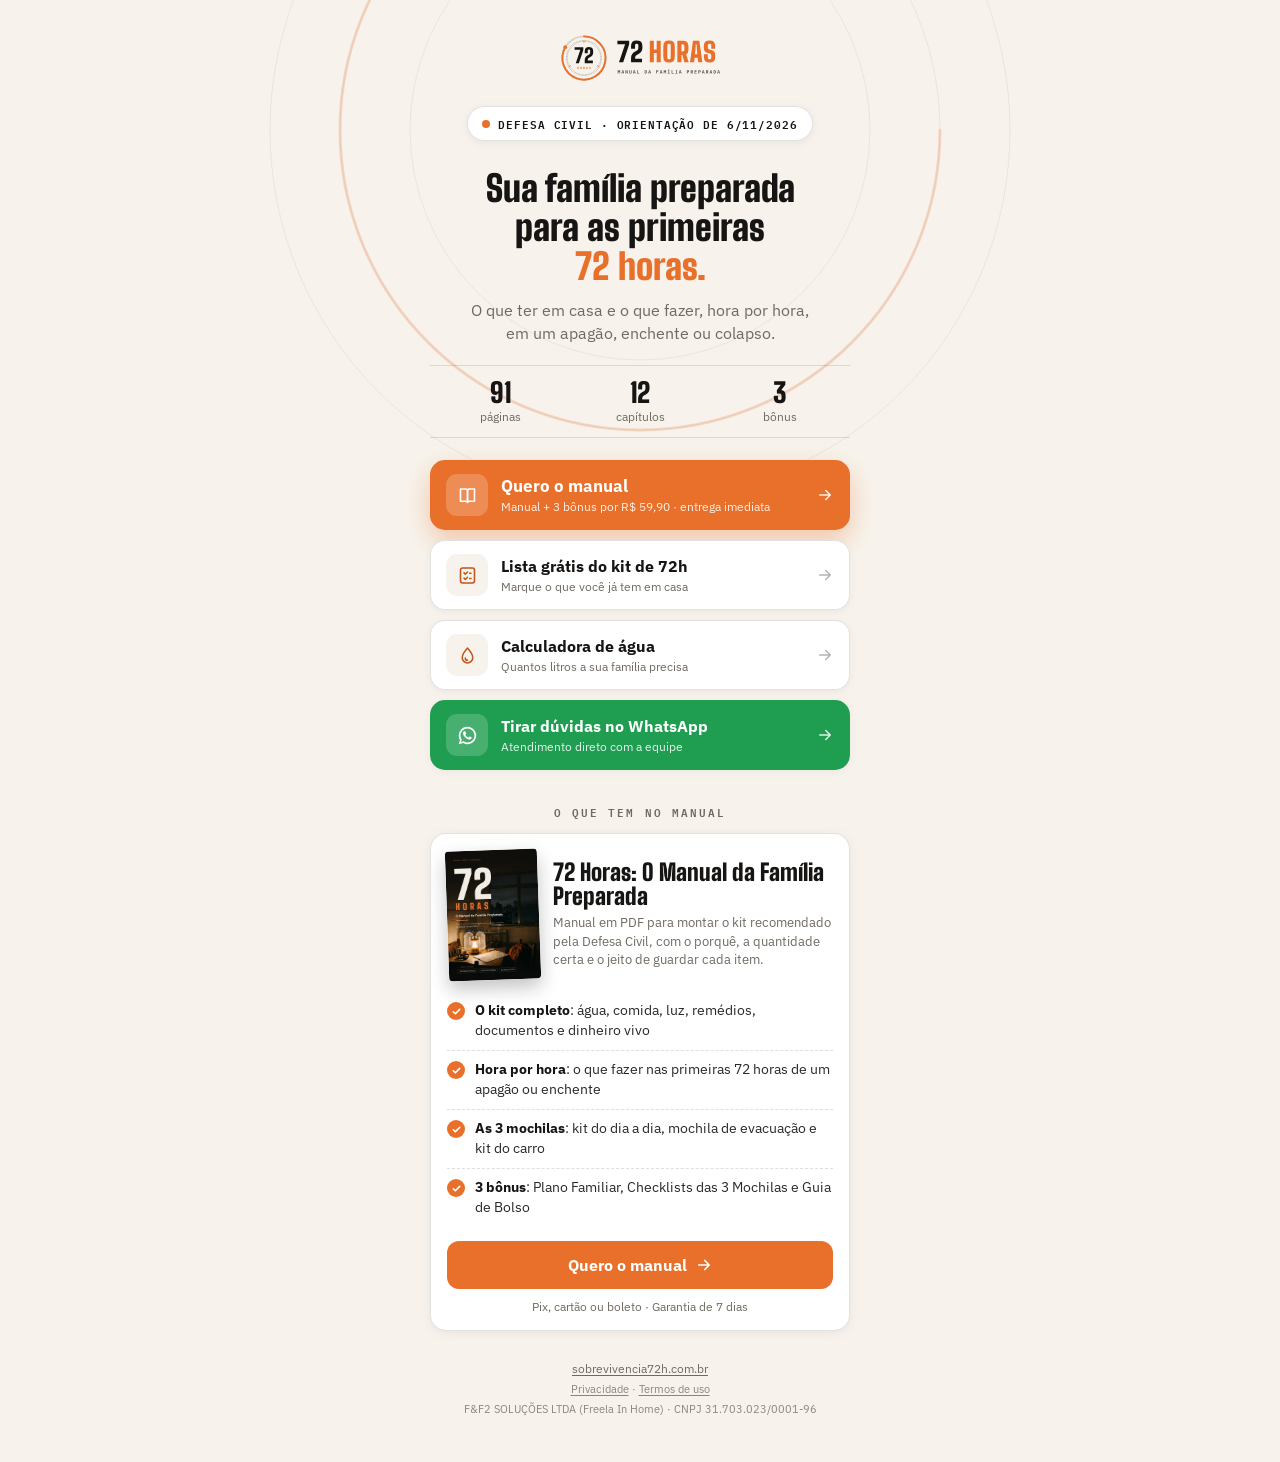
<file: link/index.html>
<!doctype html>
<html lang="pt-BR">
<head>
<meta charset="utf-8">
<meta name="viewport" content="width=device-width, initial-scale=1, viewport-fit=cover">
<title>Link · 72 Horas: O Manual da Família Preparada</title>
<meta name="description" content="O manual que ensina sua família a montar o kit de emergência de 72 horas recomendado pela Defesa Civil e o que fazer em cada hora de um apagão ou enchente.">
<!-- noindex: página de destino da bio do Instagram, conteúdo curto e repetido do site.
     Indexar só criaria concorrência com a home. -->
<meta name="robots" content="noindex, follow">
<link rel="canonical" href="https://sobrevivencia72h.com.br/">
<meta name="theme-color" content="#F7F3EC">
<link rel="icon" href="../assets/img/logo-icone-fundo.svg" type="image/svg+xml">
<link rel="apple-touch-icon" href="../assets/img/icone-512.png">
<meta property="og:type" content="website">
<meta property="og:locale" content="pt_BR">
<meta property="og:title" content="72 Horas · O Manual da Família Preparada">
<meta property="og:description" content="Kit de emergência de 72 horas: o que ter em casa e o que fazer, hora por hora.">
<meta property="og:url" content="https://sobrevivencia72h.com.br/link">
<meta property="og:image" content="https://sobrevivencia72h.com.br/assets/img/og-imagem.png">
<link rel="preload" href="../assets/fonts/BigShouldersDisplay-Black.woff2" as="font" type="font/woff2" crossorigin>
<link rel="preload" href="../assets/fonts/IBMPlexSans-Regular.woff2" as="font" type="font/woff2" crossorigin>
<style>
@font-face { font-family: 'Big Shoulders Display'; font-weight: 900; font-display: swap; src: url(../assets/fonts/BigShouldersDisplay-Black.woff2) format('woff2'); }
@font-face { font-family: 'Big Shoulders Display'; font-weight: 800; font-display: swap; src: url(../assets/fonts/BigShouldersDisplay-ExtraBold.woff2) format('woff2'); }
@font-face { font-family: 'IBM Plex Sans'; font-weight: 400; font-display: swap; src: url(../assets/fonts/IBMPlexSans-Regular.woff2) format('woff2'); }
@font-face { font-family: 'IBM Plex Sans'; font-weight: 600; font-display: swap; src: url(../assets/fonts/IBMPlexSans-SemiBold.woff2) format('woff2'); }
@font-face { font-family: 'IBM Plex Sans'; font-weight: 700; font-display: swap; src: url(../assets/fonts/IBMPlexSans-Bold.woff2) format('woff2'); }
@font-face { font-family: 'IBM Plex Mono'; font-weight: 600; font-display: swap; src: url(../assets/fonts/IBMPlexMono-SemiBold.woff2) format('woff2'); }
:root {
  --tinta: #161513; --tinta2: #2b2926; --creme: #f7f3ec; --creme2: #eee7db; --branco: #fff;
  --linha: rgba(22,21,19,.12); --muted: #6f6a61; --suave: #a39c90;
  --laranja: #e8702a; --laranja-esc: #c0561c; --wa: #1f9e52;
  --f-tit: 'Big Shoulders Display', 'Arial Narrow', sans-serif;
  --f-txt: 'IBM Plex Sans', system-ui, -apple-system, 'Segoe UI', sans-serif;
  --f-mono: 'IBM Plex Mono', ui-monospace, monospace;
  --ease: cubic-bezier(.22,.61,.36,1);
}
*, *::before, *::after { box-sizing: border-box; }
html { -webkit-text-size-adjust: 100%; }
body { margin: 0; font-family: var(--f-txt); color: var(--tinta2); background: var(--creme); -webkit-font-smoothing: antialiased; overflow-x: hidden; }
img { display: block; max-width: 100%; }
a { color: inherit; text-decoration: none; }
ul { margin: 0; padding: 0; list-style: none; }
:focus-visible { outline: 3px solid var(--laranja); outline-offset: 3px; }

/* ---------- fundo: o anel de 72h do logo, como textura (decorativo) ---------- */
.fundo { position: fixed; inset: 0; z-index: 0; pointer-events: none; overflow: hidden; }
.fundo svg { position: absolute; width: 760px; height: 760px; left: 50%; top: -250px; transform: translateX(-50%); }
.fundo circle { fill: none; stroke: var(--tinta); opacity: .06; }
.fundo .arco { stroke: var(--laranja); opacity: .22; stroke-linecap: round; animation: gira 120s linear infinite; transform-origin: 380px 380px; }
@keyframes gira { to { transform: rotate(360deg); } }

/* ---------- coluna única, pensada para o celular ---------- */
.lk { position: relative; z-index: 1; width: min(100% - 32px, 420px); margin: 0 auto;
  padding: max(32px, env(safe-area-inset-top)) 0 max(40px, env(safe-area-inset-bottom)); }

/* ---------- cabeçalho ---------- */
.lk__head { text-align: center; }
.lk__logo { display: inline-block; }
.lk__logo img { height: 52px; width: auto; margin: 0 auto; }
.lk__selo { display: inline-flex; align-items: center; gap: 8px; margin-top: 18px; padding: 7px 14px; border-radius: 999px;
  background: var(--branco); border: 1px solid var(--linha); box-shadow: 0 2px 10px rgba(22,21,19,.06);
  font-family: var(--f-mono); font-size: .68rem; font-weight: 600; letter-spacing: .08em; text-transform: uppercase; color: var(--tinta); }
.lk__ponto { width: 8px; height: 8px; border-radius: 50%; background: var(--laranja); flex: none; animation: pulso 2s infinite; }
@keyframes pulso { 0% { box-shadow: 0 0 0 0 rgba(232,112,42,.6); } 70% { box-shadow: 0 0 0 9px rgba(232,112,42,0); } 100% { box-shadow: 0 0 0 0 rgba(232,112,42,0); } }
.lk__h1 { margin: 18px 0 0; font-family: var(--f-tit); font-weight: 900; font-size: clamp(1.8rem, 7.6vw, 2.25rem); line-height: 1.08; color: var(--tinta); }
.lk__h1 span { display: block; }
.lk__h1 em { font-style: normal; color: var(--laranja); display: block; }
.lk__sub { margin: 12px auto 0; max-width: 34ch; font-size: .97rem; line-height: 1.5; color: var(--muted); }
.lk__nums { display: flex; margin-top: 20px; padding: 13px 0; border-top: 1px solid var(--linha); border-bottom: 1px solid var(--linha); }
.lk__nums li { flex: 1; display: flex; flex-direction: column; gap: 3px; }
.lk__nums b { font-family: var(--f-tit); font-weight: 900; font-size: 1.7rem; line-height: 1; color: var(--tinta); }
.lk__nums span { font-size: .72rem; color: var(--muted); }

/* ---------- contador (prazo real, o mesmo do site) ---------- */
.cd { margin-top: 22px; padding: 14px 16px 16px; border-radius: 16px; background: var(--tinta); color: #d9d2c5; text-align: center;
  box-shadow: 0 10px 28px rgba(22,21,19,.18); }
.cd__t { margin: 0 0 8px; font-family: var(--f-mono); font-size: .7rem; font-weight: 600; letter-spacing: .12em; text-transform: uppercase; color: var(--laranja); }
.cd__nums { display: flex; justify-content: center; align-items: flex-start; gap: 6px; }
.cd__nums span { display: flex; flex-direction: column; align-items: center; min-width: 64px; font-size: .68rem; color: var(--suave); }
.cd__nums b { font-family: var(--f-tit); font-weight: 900; font-size: 2.4rem; line-height: 1; color: var(--creme); font-variant-numeric: tabular-nums; }
.cd__nums i { font-style: normal; font-family: var(--f-tit); font-weight: 900; font-size: 2rem; line-height: 1.05; color: #4a463f; }
.cd__preco { margin: 10px 0 0; padding-top: 10px; border-top: 1px solid #34312c; font-size: .85rem; color: var(--suave); }
.cd__preco strong { font-family: var(--f-tit); font-weight: 900; font-size: 1.5rem; color: var(--creme); vertical-align: -2px; margin-left: 2px; }

/* ---------- botões estilo linktree ---------- */
.lk__links { display: flex; flex-direction: column; gap: 10px; margin-top: 22px; }
.lk__btn { display: flex; align-items: center; gap: 13px; min-height: 68px; padding: 13px 15px; border-radius: 15px;
  background: var(--branco); border: 1px solid var(--linha); box-shadow: 0 2px 10px rgba(22,21,19,.05);
  transition: transform .18s var(--ease), box-shadow .18s var(--ease); -webkit-tap-highlight-color: transparent; }
.lk__btn:hover { transform: translateY(-2px); box-shadow: 0 10px 24px rgba(22,21,19,.1); }
.lk__btn:active { transform: scale(.985); }
.lk__ic { flex: none; display: grid; place-items: center; width: 42px; height: 42px; border-radius: 11px; background: var(--creme); color: var(--laranja-esc); }
.lk__ic svg { width: 21px; height: 21px; fill: none; stroke: currentColor; stroke-width: 1.8; stroke-linecap: round; stroke-linejoin: round; }
.lk__ic .cheio { fill: currentColor; stroke: none; }
.lk__txt { flex: 1; min-width: 0; display: flex; flex-direction: column; gap: 2px; text-align: left; }
.lk__txt b { font-size: 1rem; font-weight: 700; line-height: 1.2; color: var(--tinta); }
.lk__txt small { font-size: .78rem; line-height: 1.3; color: var(--muted); }
.lk__go { flex: none; width: 18px; height: 18px; fill: none; stroke: currentColor; stroke-width: 2; stroke-linecap: round; stroke-linejoin: round; opacity: .35; transition: .18s var(--ease); }
.lk__btn:hover .lk__go { opacity: .9; transform: translateX(2px); }
/* principal: laranja da marca */
.lk__btn--pri { background: var(--laranja); border-color: transparent; box-shadow: 0 10px 26px rgba(232,112,42,.35); }
.lk__btn--pri:hover { background: var(--laranja-esc); box-shadow: 0 14px 30px rgba(192,86,28,.35); }
.lk__btn--pri .lk__ic { background: rgba(255,255,255,.2); color: #fff; }
.lk__btn--pri .lk__txt b { color: #fff; font-size: 1.08rem; }
.lk__btn--pri .lk__txt small { color: rgba(255,255,255,.88); }
.lk__btn--pri .lk__go { color: #fff; opacity: .9; }
/* WhatsApp: verde escurecido para manter contraste com o texto branco */
.lk__btn--wa { background: var(--wa); border-color: transparent; }
.lk__btn--wa .lk__ic { background: rgba(255,255,255,.18); color: #fff; }
.lk__btn--wa .lk__txt b { color: #fff; }
.lk__btn--wa .lk__txt small { color: rgba(255,255,255,.88); }
.lk__btn--wa .lk__go { color: #fff; opacity: .85; }

/* ---------- cartão do manual (resumo do conteúdo) ---------- */
.lk__h2 { margin: 32px 0 0; font-family: var(--f-mono); font-size: .7rem; font-weight: 600; letter-spacing: .18em; text-transform: uppercase; color: var(--muted); text-align: center; }
.card { margin-top: 12px; overflow: hidden; border-radius: 16px; background: var(--branco); border: 1px solid var(--linha); box-shadow: 0 2px 12px rgba(22,21,19,.06); }
.card__topo { display: flex; gap: 14px; align-items: center; padding: 16px 16px 4px; }
.card__capa { flex: none; width: 92px; height: auto; aspect-ratio: 480 / 678; border-radius: 4px; box-shadow: 0 8px 18px rgba(22,21,19,.25); transform: rotate(-2deg); }
.card__t { margin: 0; font-family: var(--f-tit); font-weight: 900; font-size: 1.45rem; line-height: 1.02; color: var(--tinta); }
.card__s { margin: 6px 0 0; font-size: .82rem; line-height: 1.4; color: var(--muted); }
.card__lista { padding: 8px 16px 4px; }
.card__lista li { display: flex; gap: 10px; align-items: flex-start; padding: 9px 0; border-top: 1px dashed rgba(22,21,19,.14); font-size: .88rem; line-height: 1.42; }
.card__lista li:first-child { border-top: 0; }
.card__lista li::before { content: ''; flex: none; width: 18px; height: 18px; margin-top: 1px; border-radius: 50%; background: var(--laranja)
  url("data:image/svg+xml,%3Csvg xmlns='http://www.w3.org/2000/svg' viewBox='0 0 24 24' fill='none' stroke='white' stroke-width='3.5' stroke-linecap='round' stroke-linejoin='round'%3E%3Cpath d='M5 12.5l4.5 4.5L19 7.5'/%3E%3C/svg%3E") center / 11px no-repeat; }
.card__lista strong { color: var(--tinta); }
.card__go { display: flex; align-items: center; justify-content: center; gap: 8px; margin: 10px 16px 16px; padding: 14px; border-radius: 12px;
  background: var(--laranja); color: #fff; font-weight: 700; font-size: 1rem; transition: background .18s var(--ease); }
.card__go:hover { background: var(--laranja-esc); }
.card__go svg { width: 18px; height: 18px; fill: none; stroke: currentColor; stroke-width: 2.2; stroke-linecap: round; stroke-linejoin: round; }
.card__garantia { margin: -6px 16px 16px; text-align: center; font-size: .74rem; color: var(--muted); }

/* ---------- rodapé ---------- */
.lk__foot { margin-top: 30px; text-align: center; font-size: .74rem; color: var(--muted); }
.lk__foot p { margin: 0 0 6px; }
.lk__foot a { text-decoration: underline; text-underline-offset: 2px; }
.lk__foot .sm { opacity: .8; font-size: .68rem; }

@media (prefers-reduced-motion: reduce) {
  .fundo .arco, .lk__ponto { animation: none; }
  .lk__btn, .lk__go { transition: none; }
  .lk__btn:hover { transform: none; }
}
</style>
</head>
<body>

<div class="fundo" aria-hidden="true">
  <svg viewBox="0 0 760 760">
    <circle cx="380" cy="380" r="370" stroke-width="1"/>
    <circle cx="380" cy="380" r="300" stroke-width="1"/>
    <circle cx="380" cy="380" r="230" stroke-width="1"/>
    <circle class="arco" cx="380" cy="380" r="300" stroke-width="3" stroke-dasharray="1414 471"/>
  </svg>
</div>

<main class="lk">

  <header class="lk__head">
    <a class="lk__logo" href="./?utm_source=instagram&amp;utm_medium=bio&amp;utm_campaign=link" aria-label="72 Horas, página inicial">
      <img src="../assets/img/logo-horizontal-claro.svg" alt="72 Horas: O Manual da Família Preparada" width="379" height="120">
    </a>
    <br>
    <p class="lk__selo"><span class="lk__ponto"></span>Defesa Civil · orientação de 6/11/2026</p>
    <h1 class="lk__h1">
      <span>Sua família preparada</span>
      <span>para as primeiras</span>
      <em>72 horas.</em>
    </h1>
    <p class="lk__sub">O que ter em casa e o que fazer, hora por hora, em um apagão, enchente ou colapso.</p>
    <ul class="lk__nums">
      <li><b>91</b><span>páginas</span></li>
      <li><b>12</b><span>capítulos</span></li>
      <li><b>3</b><span>bônus</span></li>
    </ul>
  </header>

  <div class="cd" id="contador" hidden>
    <p class="cd__t">O preço de lançamento termina em</p>
    <div class="cd__nums" role="timer" aria-live="off">
      <span><b id="cd-h">72</b>horas</span><i>:</i><span><b id="cd-m">00</b>min</span><i>:</i><span><b id="cd-s">00</b>seg</span>
    </div>
    <p class="cd__preco"><span id="preco-de">de <s>R$ 59,90</s> por</span> R$ <strong data-preco>39,90</strong></p>
  </div>

  <nav class="lk__links" aria-label="Links">
    <a class="lk__btn lk__btn--pri" href="./?utm_source=instagram&amp;utm_medium=bio&amp;utm_campaign=link#oferta">
      <span class="lk__ic" aria-hidden="true"><svg viewBox="0 0 24 24"><path d="M4 4.5h6a2 2 0 0 1 2 2V20a1.5 1.5 0 0 0-1.5-1.5H4z"/><path d="M20 4.5h-6a2 2 0 0 0-2 2V20a1.5 1.5 0 0 1 1.5-1.5H20z"/></svg></span>
      <span class="lk__txt"><b>Quero o manual</b><small>Manual + 3 bônus por R$ <span data-preco>39,90</span> · entrega imediata</small></span>
      <svg class="lk__go" viewBox="0 0 24 24" aria-hidden="true"><path d="M5 12h14M13 6l6 6-6 6"/></svg>
    </a>

    <a class="lk__btn" href="./?utm_source=instagram&amp;utm_medium=bio&amp;utm_campaign=link#lista">
      <span class="lk__ic" aria-hidden="true"><svg viewBox="0 0 24 24"><rect x="4" y="3.5" width="16" height="17" rx="2.5"/><path d="m8 9 1.5 1.5L12 8M8 15l1.5 1.5L12 14M14.5 9.5H16M14.5 15.5H16"/></svg></span>
      <span class="lk__txt"><b>Lista grátis do kit de 72h</b><small>Marque o que você já tem em casa</small></span>
      <svg class="lk__go" viewBox="0 0 24 24" aria-hidden="true"><path d="M5 12h14M13 6l6 6-6 6"/></svg>
    </a>

    <a class="lk__btn" href="./?utm_source=instagram&amp;utm_medium=bio&amp;utm_campaign=link#agua">
      <span class="lk__ic" aria-hidden="true"><svg viewBox="0 0 24 24"><path d="M12 3.5s-6 6.6-6 11a6 6 0 0 0 12 0c0-4.4-6-11-6-11Z"/><path d="M9.5 15a2.5 2.5 0 0 0 2.5 2.5"/></svg></span>
      <span class="lk__txt"><b>Calculadora de água</b><small>Quantos litros a sua família precisa</small></span>
      <svg class="lk__go" viewBox="0 0 24 24" aria-hidden="true"><path d="M5 12h14M13 6l6 6-6 6"/></svg>
    </a>

    <a class="lk__btn lk__btn--wa" href="https://wa.me/5548991657775?text=Ol%C3%A1!%20Vim%20pelo%20Instagram%20e%20tenho%20uma%20d%C3%BAvida%20sobre%20o%20manual%2072%20Horas." target="_blank" rel="noopener">
      <span class="lk__ic" aria-hidden="true"><svg viewBox="0 0 24 24"><path class="cheio" d="M12 2a10 10 0 0 0-8.6 15.1L2 22l5-1.3A10 10 0 1 0 12 2Zm0 18a8 8 0 0 1-4.1-1.1l-.3-.2-3 .8.8-2.9-.2-.3A8 8 0 1 1 12 20Zm4.4-6c-.2-.1-1.4-.7-1.6-.8-.2-.1-.4-.1-.6.1l-.8 1c-.1.2-.3.2-.5.1a6.5 6.5 0 0 1-1.9-1.2 7.3 7.3 0 0 1-1.4-1.7c-.1-.2 0-.4.1-.5l.4-.5c.1-.2.2-.3.3-.5 0-.2 0-.3 0-.5l-.8-1.9c-.2-.5-.4-.4-.6-.4h-.5c-.2 0-.5.1-.7.3-.2.3-.9.9-.9 2.1 0 1.2.9 2.4 1 2.6.1.2 1.7 2.7 4.2 3.8.6.3 1 .4 1.4.5.6.2 1.1.2 1.5.1.5-.1 1.4-.6 1.6-1.1.2-.6.2-1 .1-1.1Z"/></svg></span>
      <span class="lk__txt"><b>Tirar dúvidas no WhatsApp</b><small>Atendimento direto com a equipe</small></span>
      <svg class="lk__go" viewBox="0 0 24 24" aria-hidden="true"><path d="M5 12h14M13 6l6 6-6 6"/></svg>
    </a>
  </nav>

  <h2 class="lk__h2">O que tem no manual</h2>
  <section class="card" aria-label="Resumo do manual">
    <div class="card__topo">
      <img class="card__capa" src="../assets/img/manual-capa-p.webp" alt="Capa do manual 72 Horas" width="480" height="678" loading="lazy">
      <div>
        <p class="card__t">72 Horas: O Manual da Família Preparada</p>
        <p class="card__s">Manual em PDF para montar o kit recomendado pela Defesa Civil, com o porquê, a quantidade certa e o jeito de guardar cada item.</p>
      </div>
    </div>
    <ul class="card__lista">
      <li><span><strong>O kit completo</strong>: água, comida, luz, remédios, documentos e dinheiro vivo</span></li>
      <li><span><strong>Hora por hora</strong>: o que fazer nas primeiras 72 horas de um apagão ou enchente</span></li>
      <li><span><strong>As 3 mochilas</strong>: kit do dia a dia, mochila de evacuação e kit do carro</span></li>
      <li><span><strong>3 bônus</strong>: Plano Familiar, Checklists das 3 Mochilas e Guia de Bolso</span></li>
    </ul>
    <a class="card__go" href="./?utm_source=instagram&amp;utm_medium=bio&amp;utm_campaign=link-card#oferta">
      Quero o manual
      <svg viewBox="0 0 24 24" aria-hidden="true"><path d="M5 12h14M13 6l6 6-6 6"/></svg>
    </a>
    <p class="card__garantia">Pix, cartão ou boleto · Garantia de 7 dias</p>
  </section>

  <footer class="lk__foot">
    <p><a href="./?utm_source=instagram&amp;utm_medium=bio&amp;utm_campaign=link">sobrevivencia72h.com.br</a></p>
    <p class="sm"><a href="politica-de-privacidade.html">Privacidade</a> · <a href="termos-de-uso.html">Termos de uso</a></p>
    <p class="sm">F&amp;F2 SOLUÇÕES LTDA (Freela In Home) · CNPJ 31.703.023/0001-96</p>
  </footer>
</main>

<script>
/* Mesmo prazo real do site: preço e fim da oferta vêm de api/oferta.php. */
(function () {
  'use strict';
  var box = document.getElementById('contador');
  function preco(v) {
    Array.prototype.forEach.call(document.querySelectorAll('[data-preco]'), function (el) { el.textContent = v; });
    document.getElementById('preco-de').hidden = v === '59,90';
  }
  function dois(n) { return String(n).padStart(2, '0'); }
  fetch('../api/oferta.php', { cache: 'no-store' })
    .then(function (r) { if (!r.ok) throw 0; return r.json(); })
    .then(function (d) {
      preco(String(d.preco).replace('.', ','));
      if (!d.fim) return;
      var fim = d.fim * 1000;
      var ajuste = d.agora ? d.agora * 1000 - Date.now() : 0; /* corrige relógio errado do celular */
      box.hidden = false;
      (function tick() {
        var resta = fim - (Date.now() + ajuste);
        if (resta <= 0) { box.hidden = true; preco('59,90'); return; }
        document.getElementById('cd-h').textContent = dois(Math.floor(resta / 3600000));
        document.getElementById('cd-m').textContent = dois(Math.floor(resta % 3600000 / 60000));
        document.getElementById('cd-s').textContent = dois(Math.floor(resta % 60000 / 1000));
        setTimeout(tick, 1000);
      })();
    })
    .catch(function () { /* sem PHP (prévia): mantém o preço do HTML e o contador escondido */ });
})();
</script>
</body>
</html>
</file>
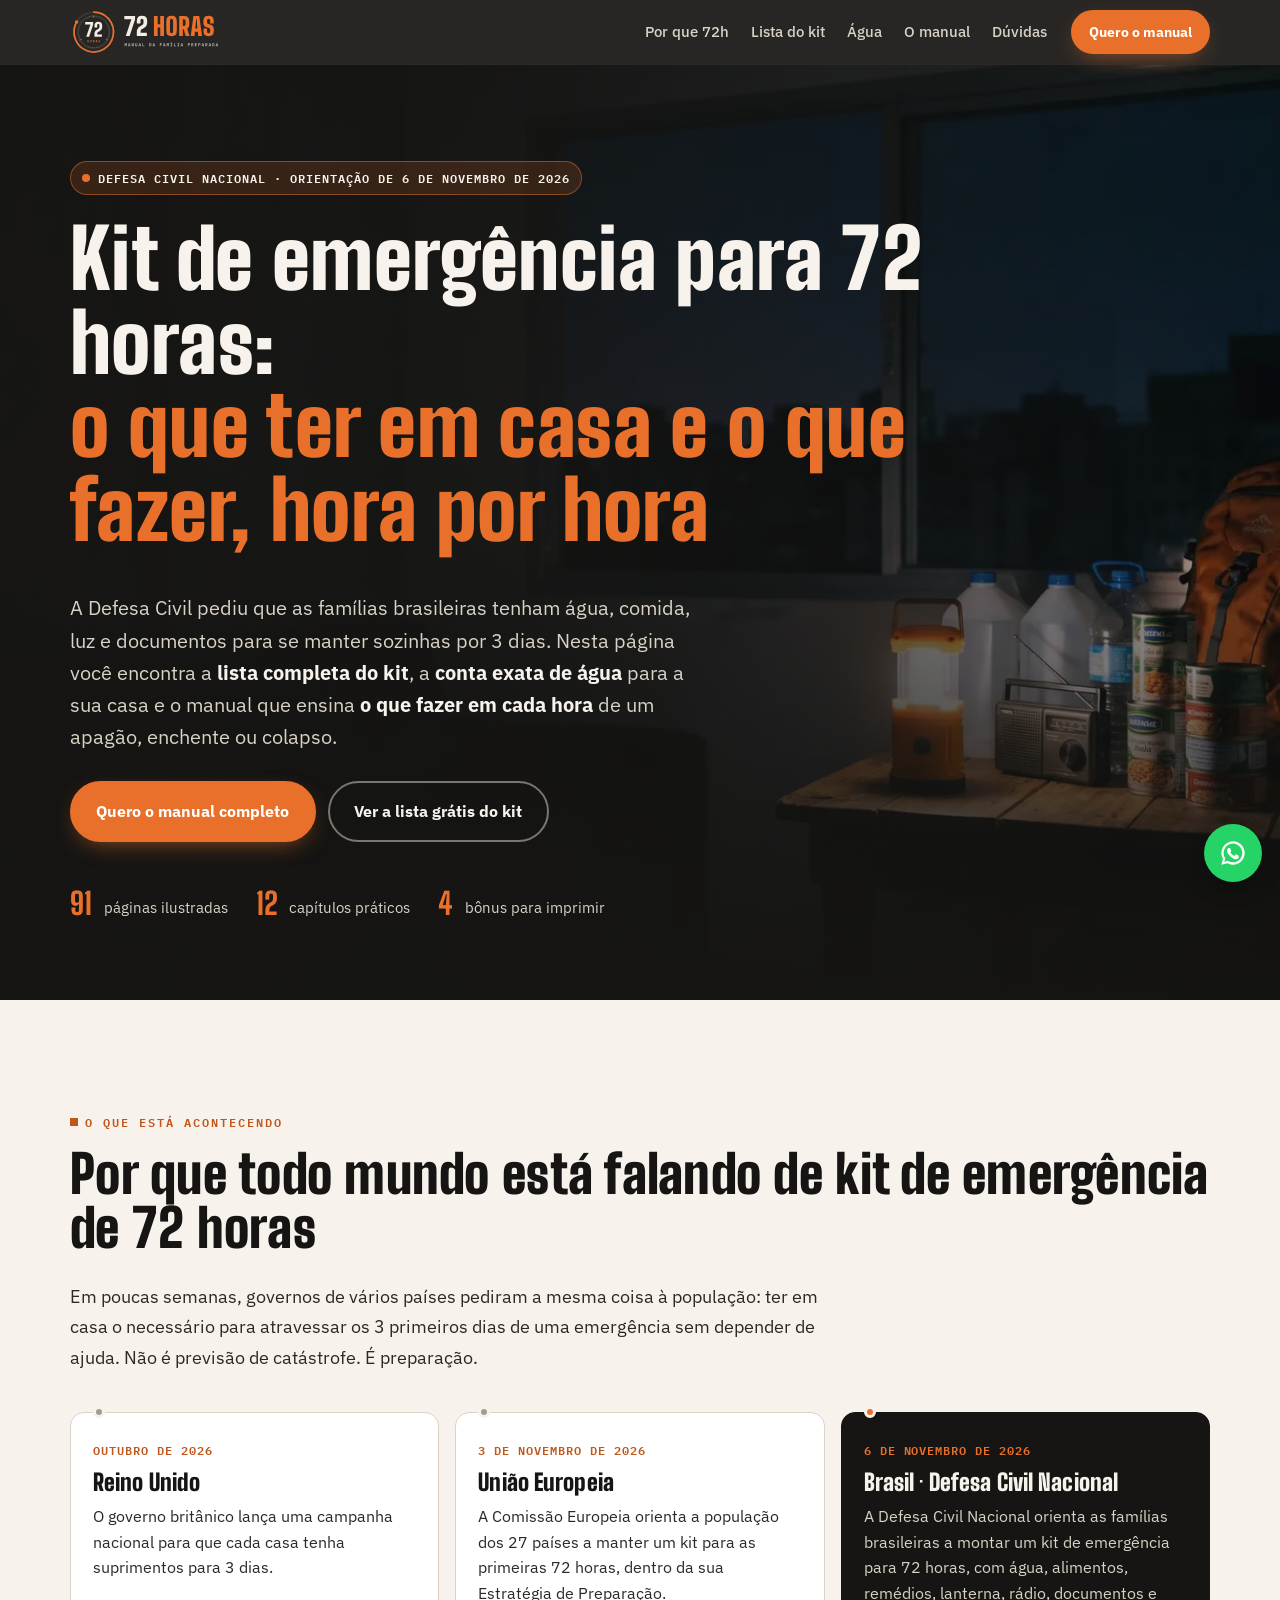
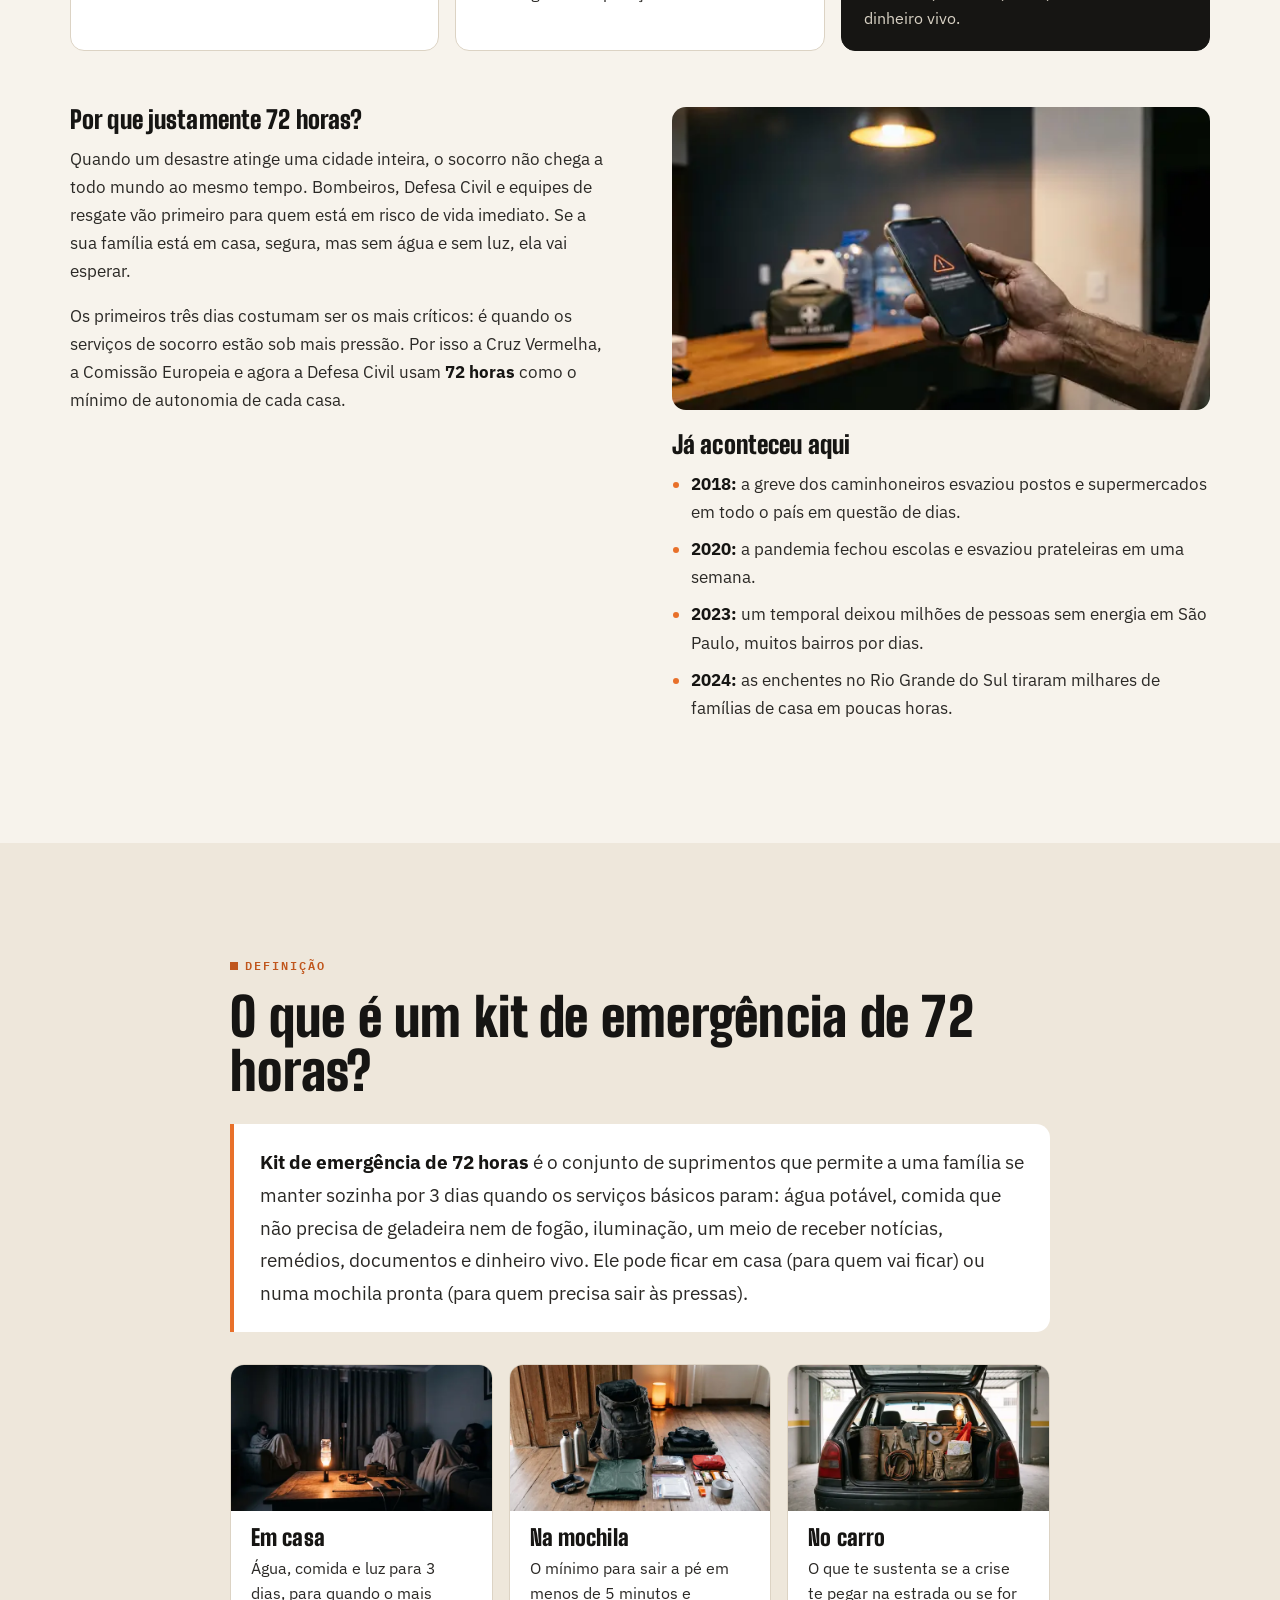
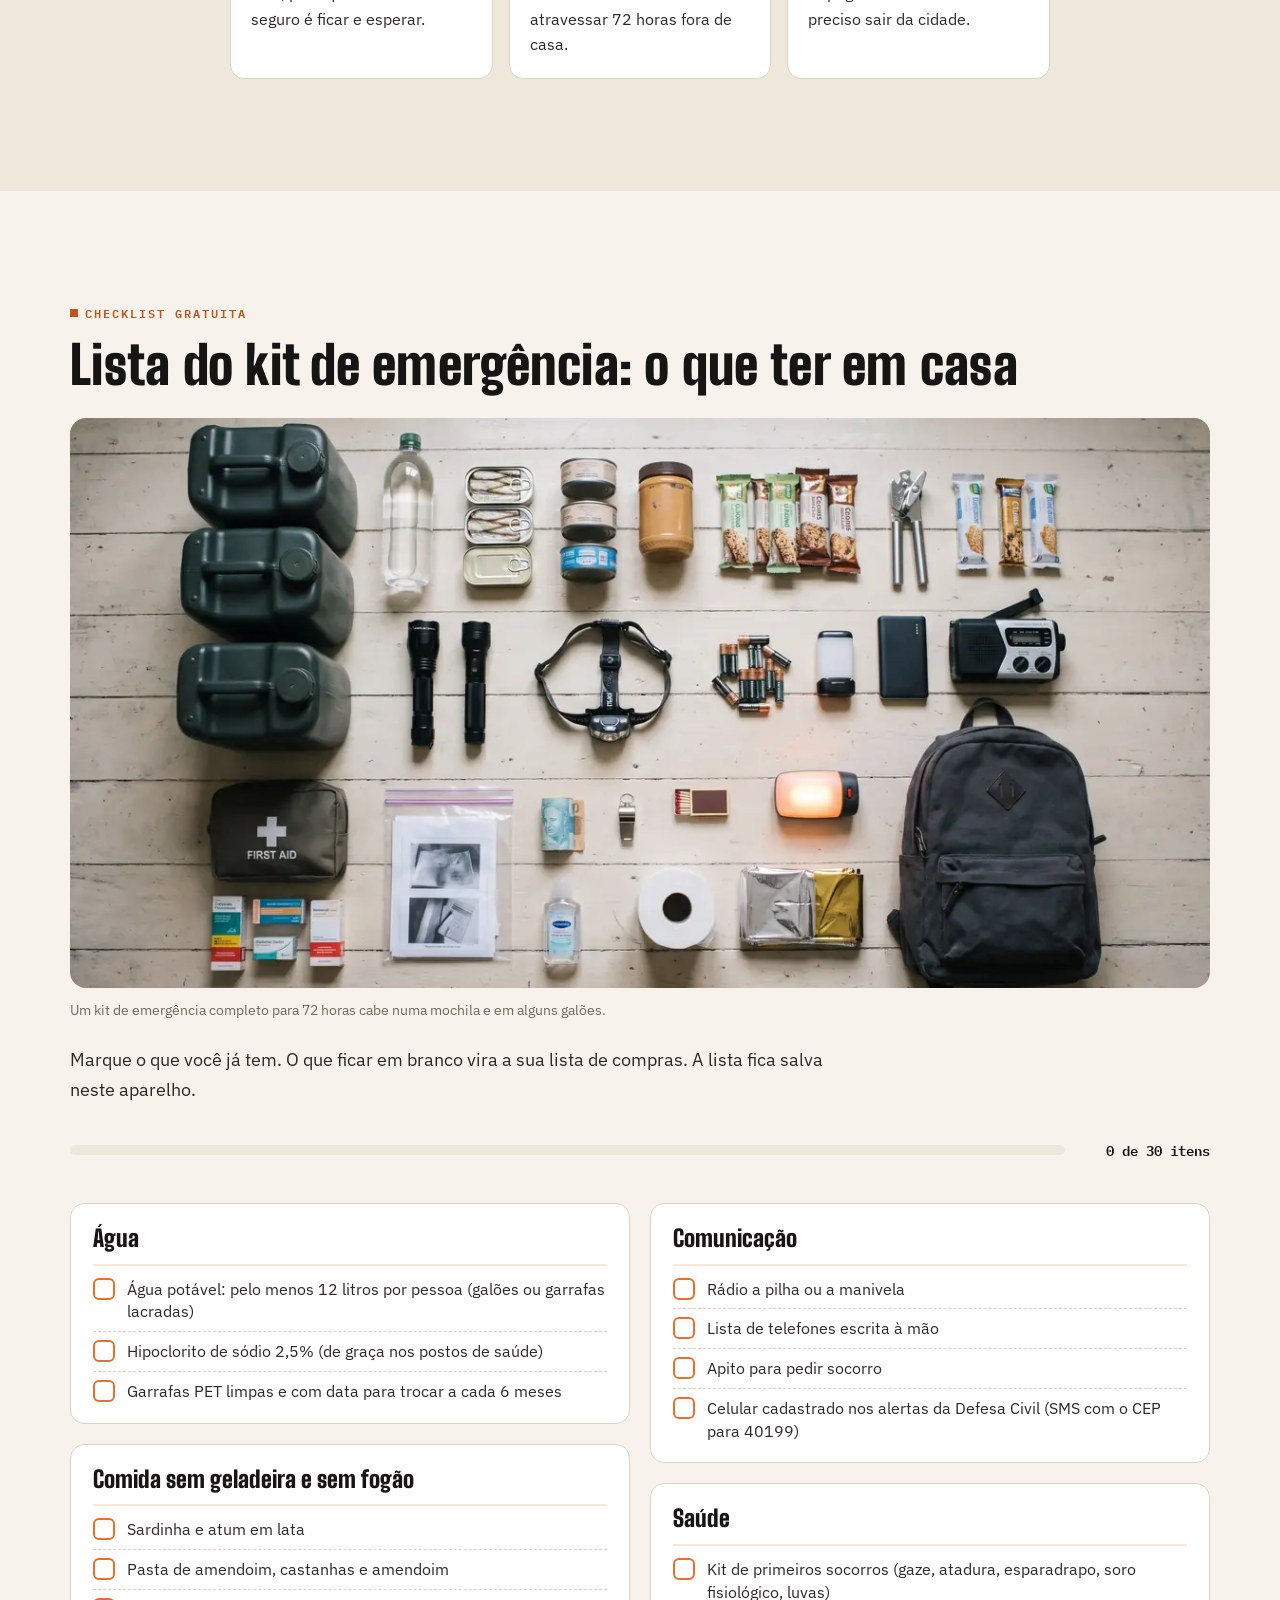
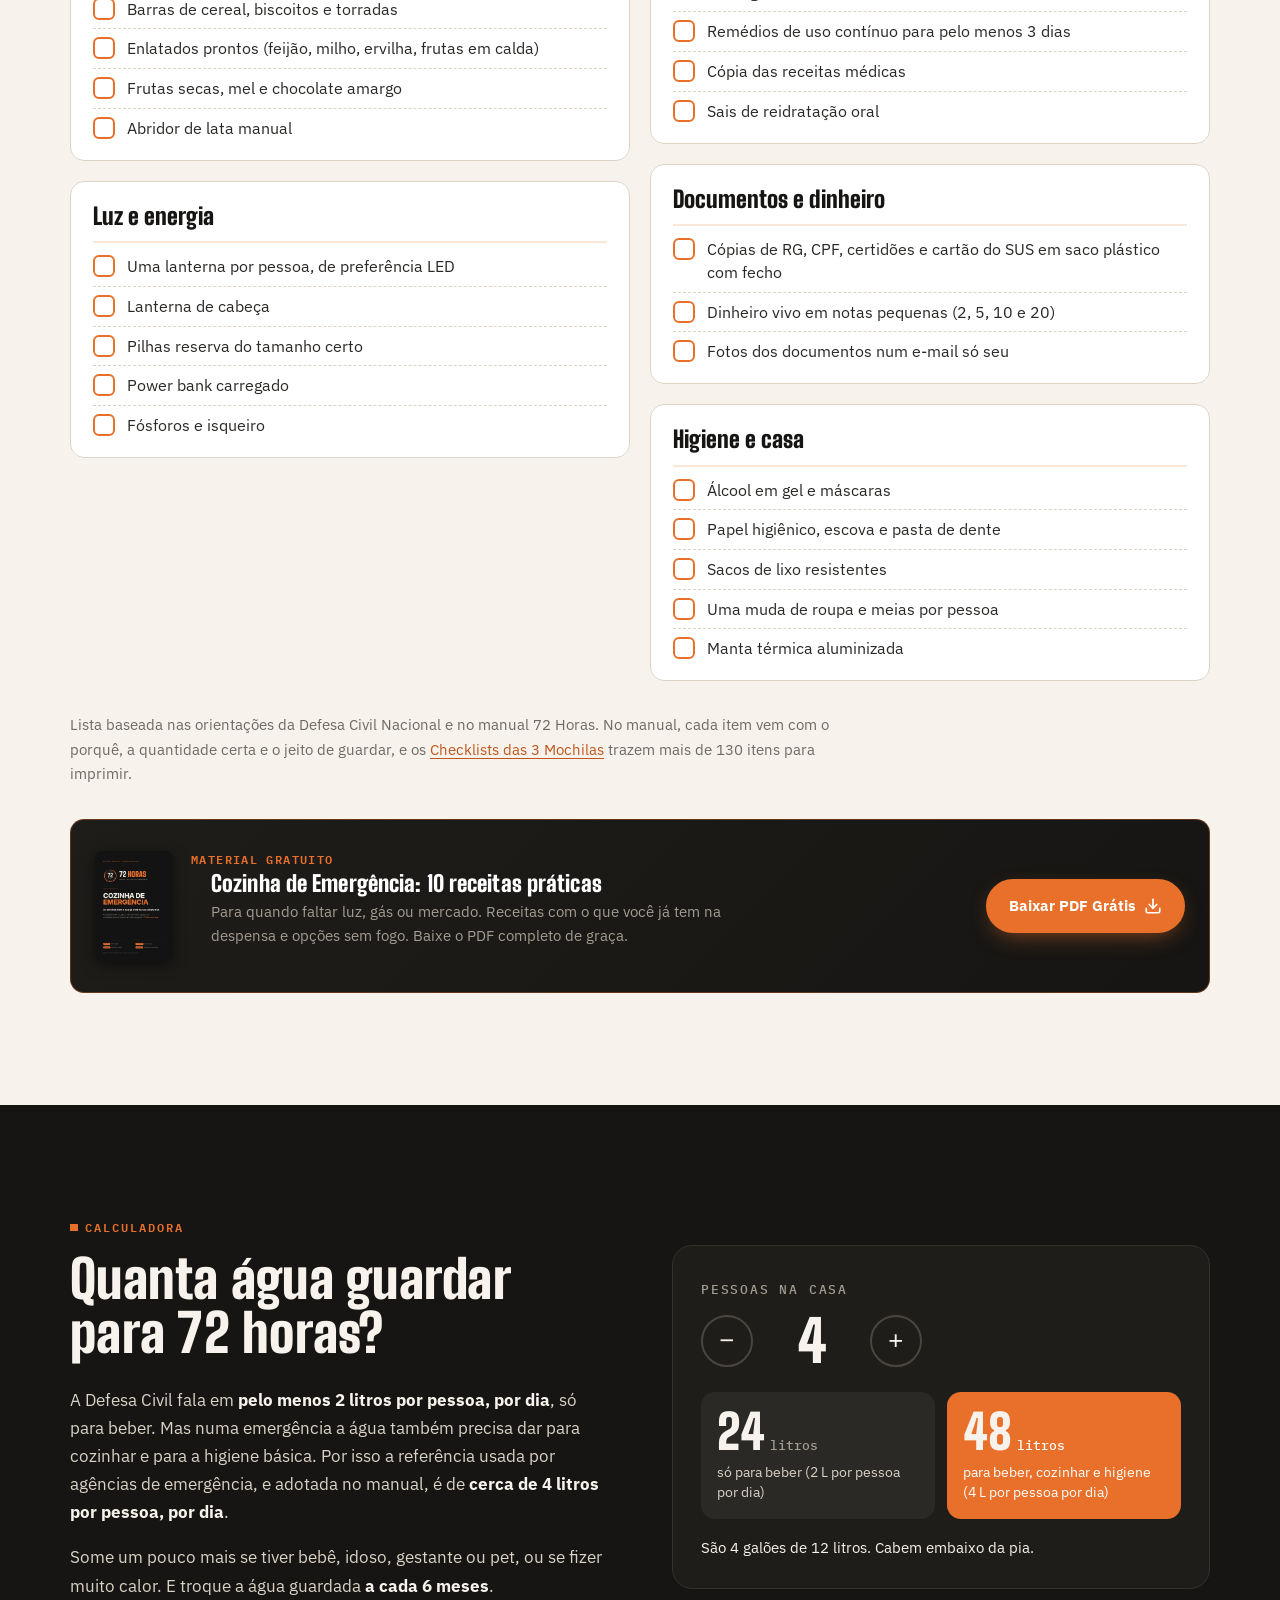
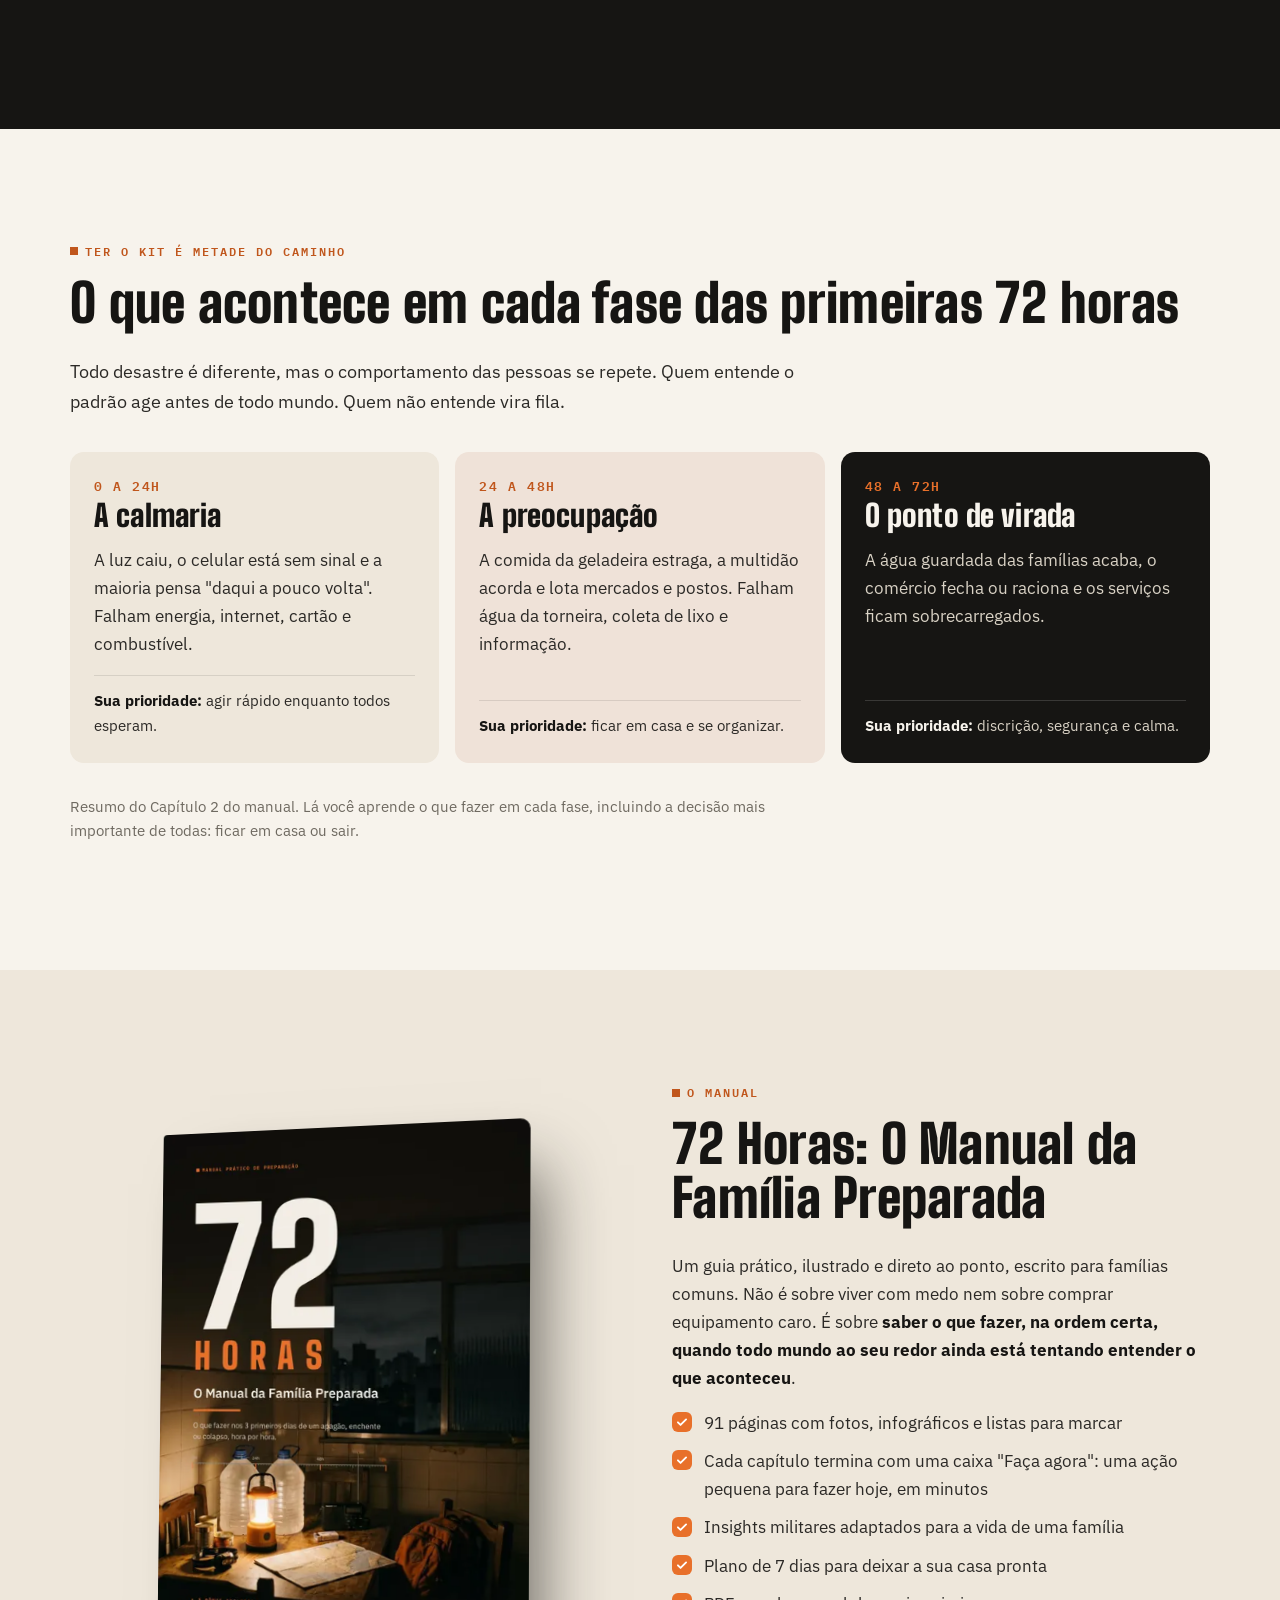
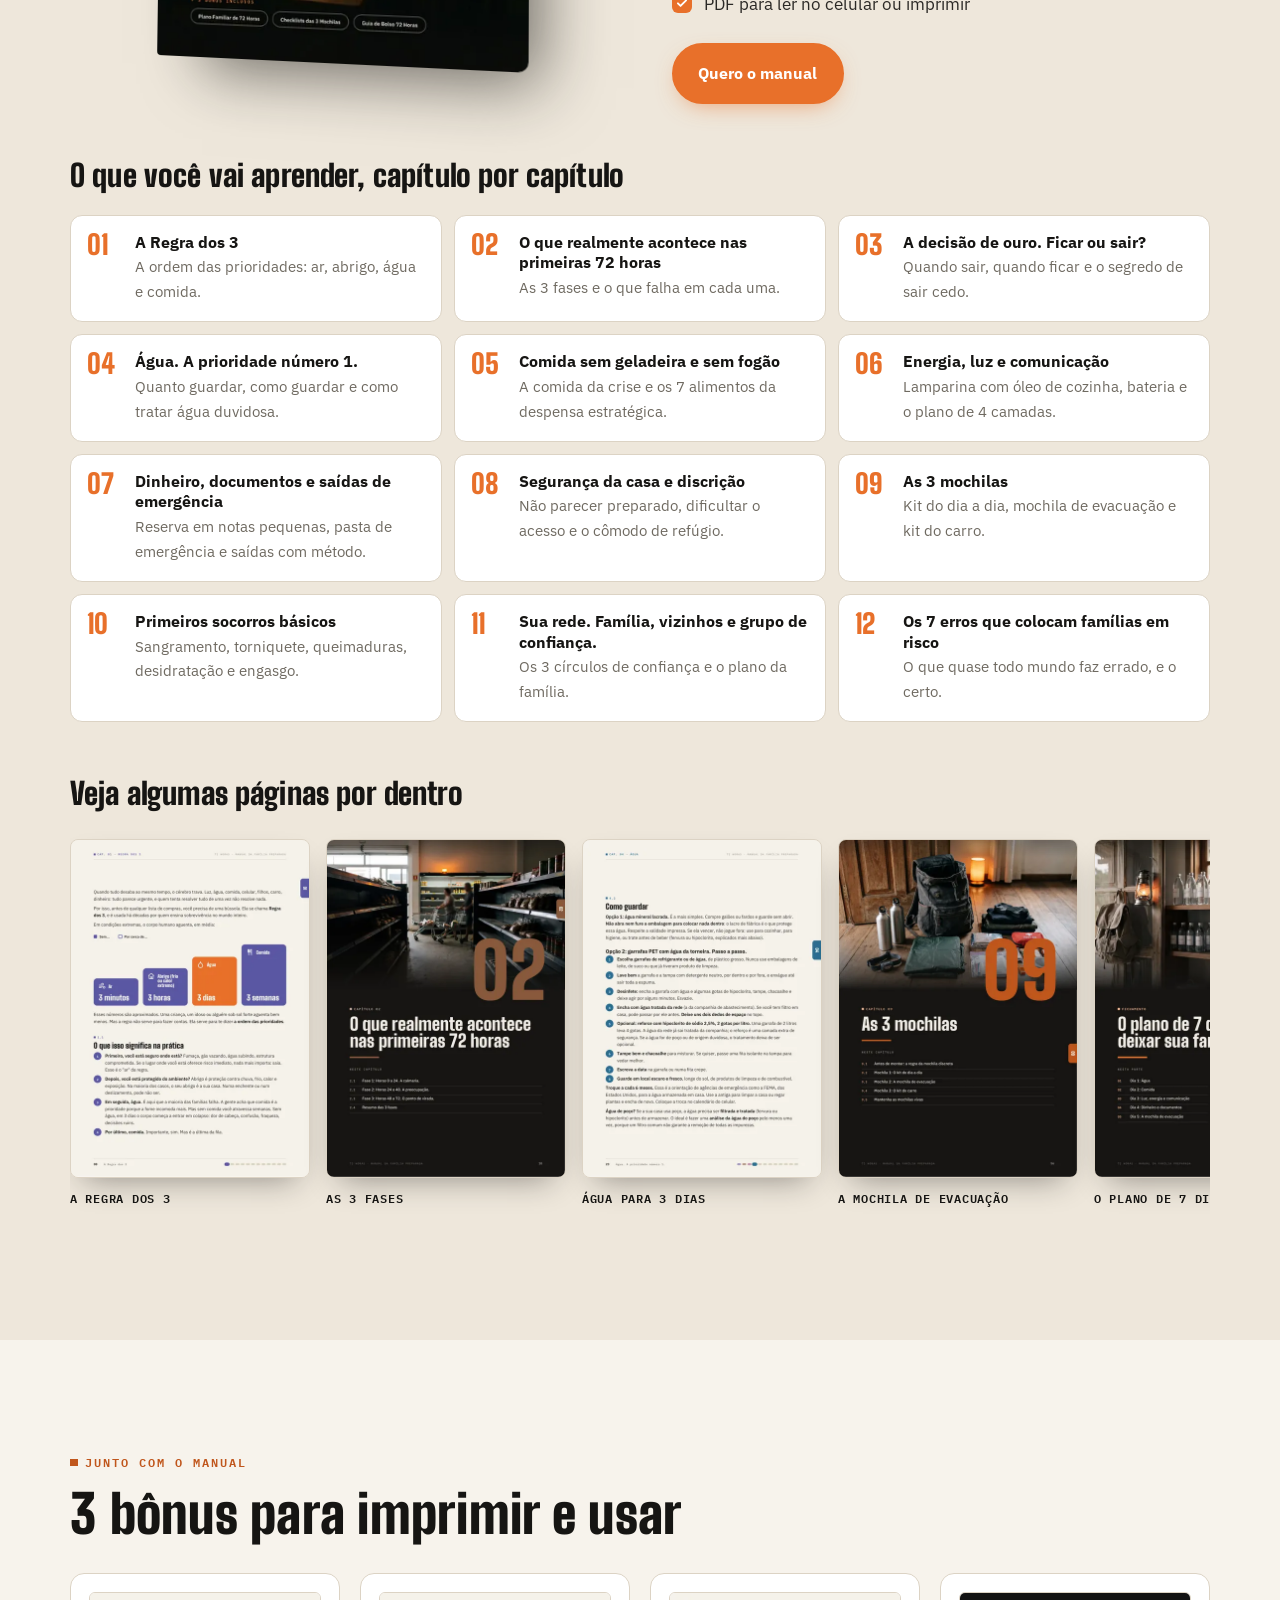
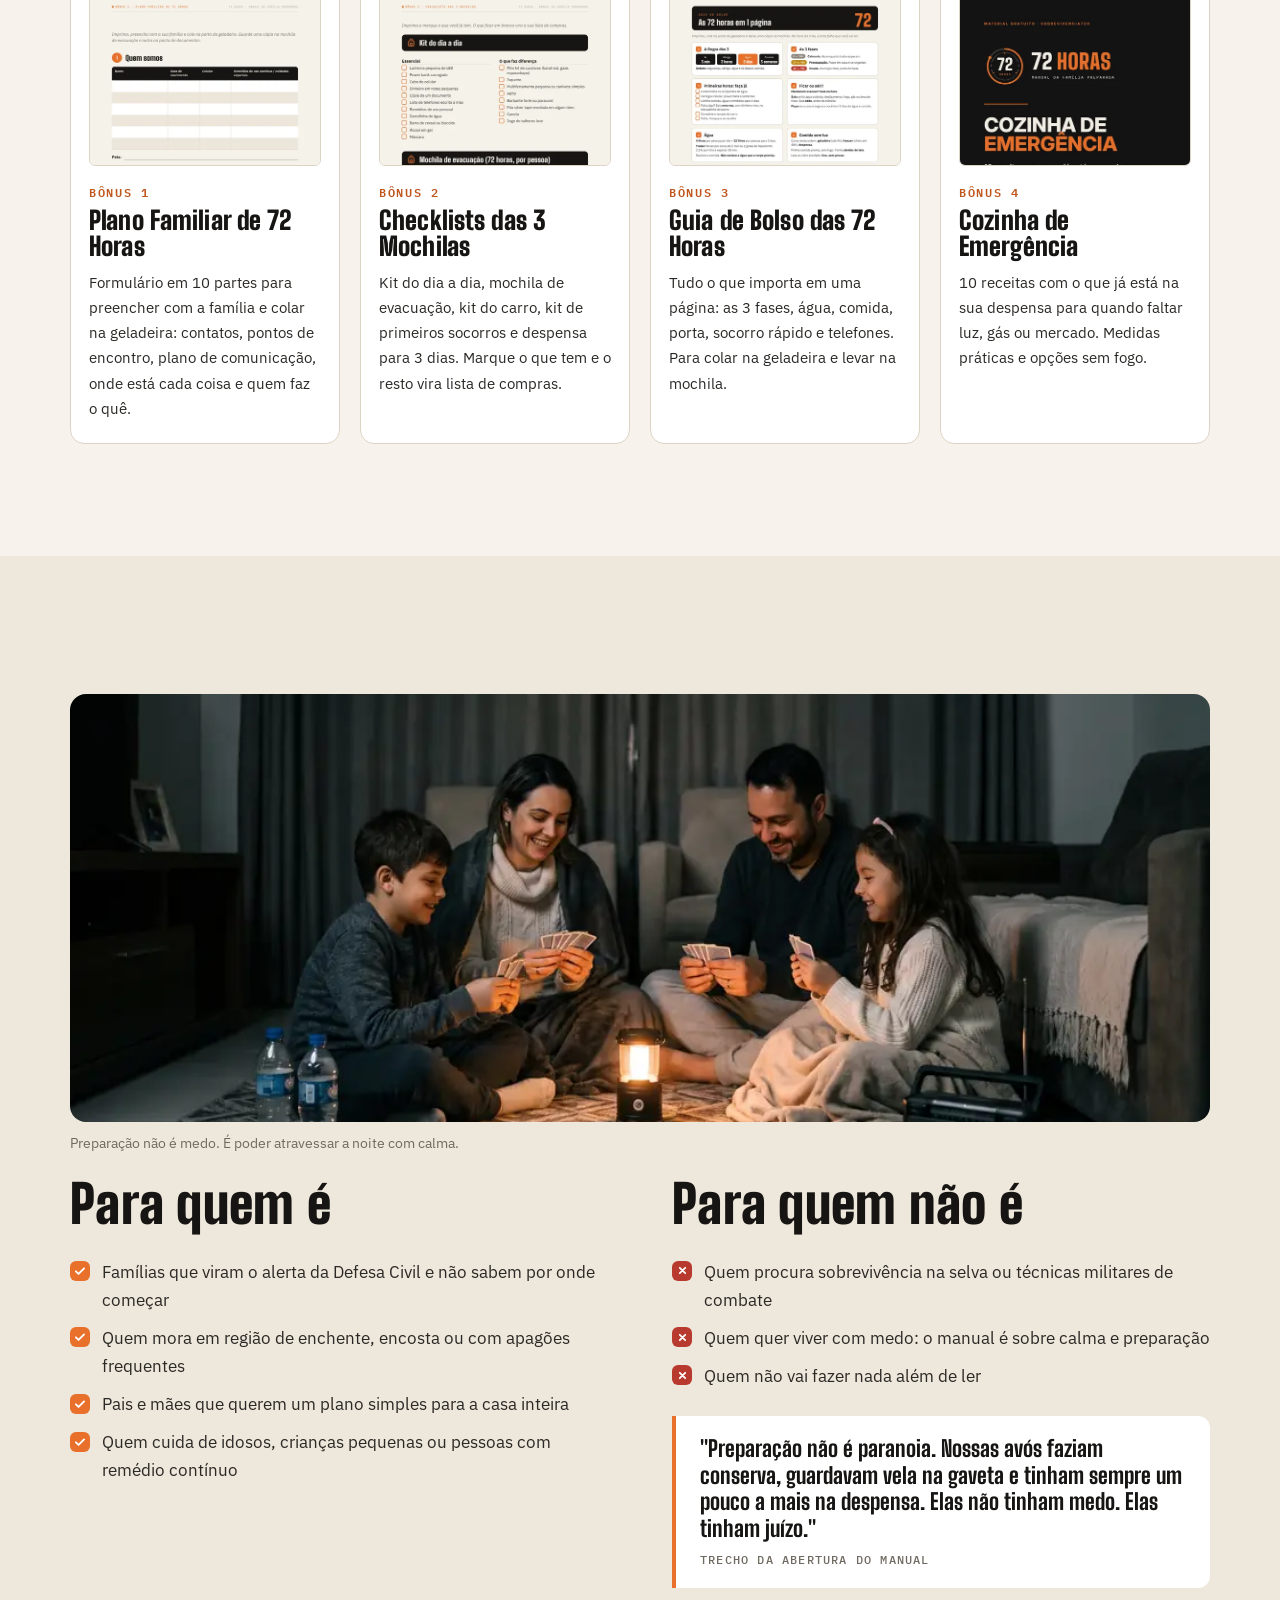
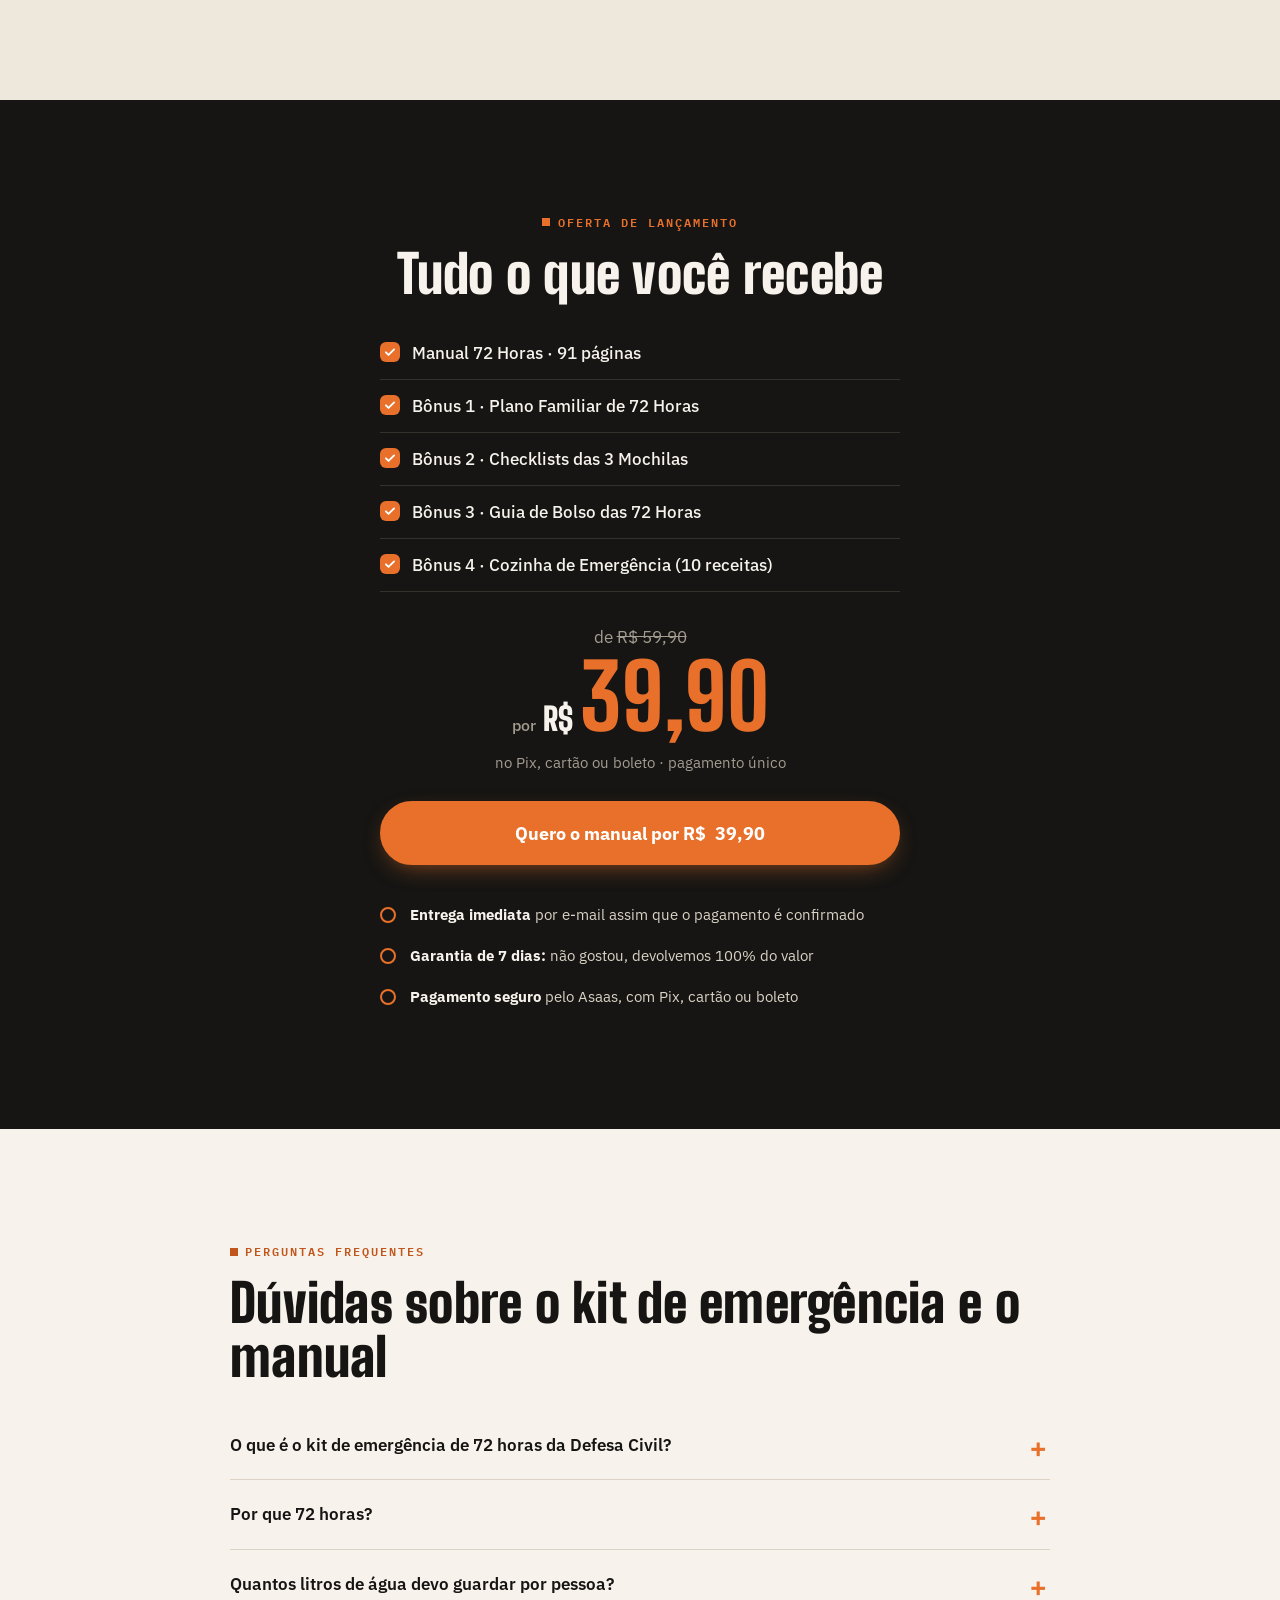
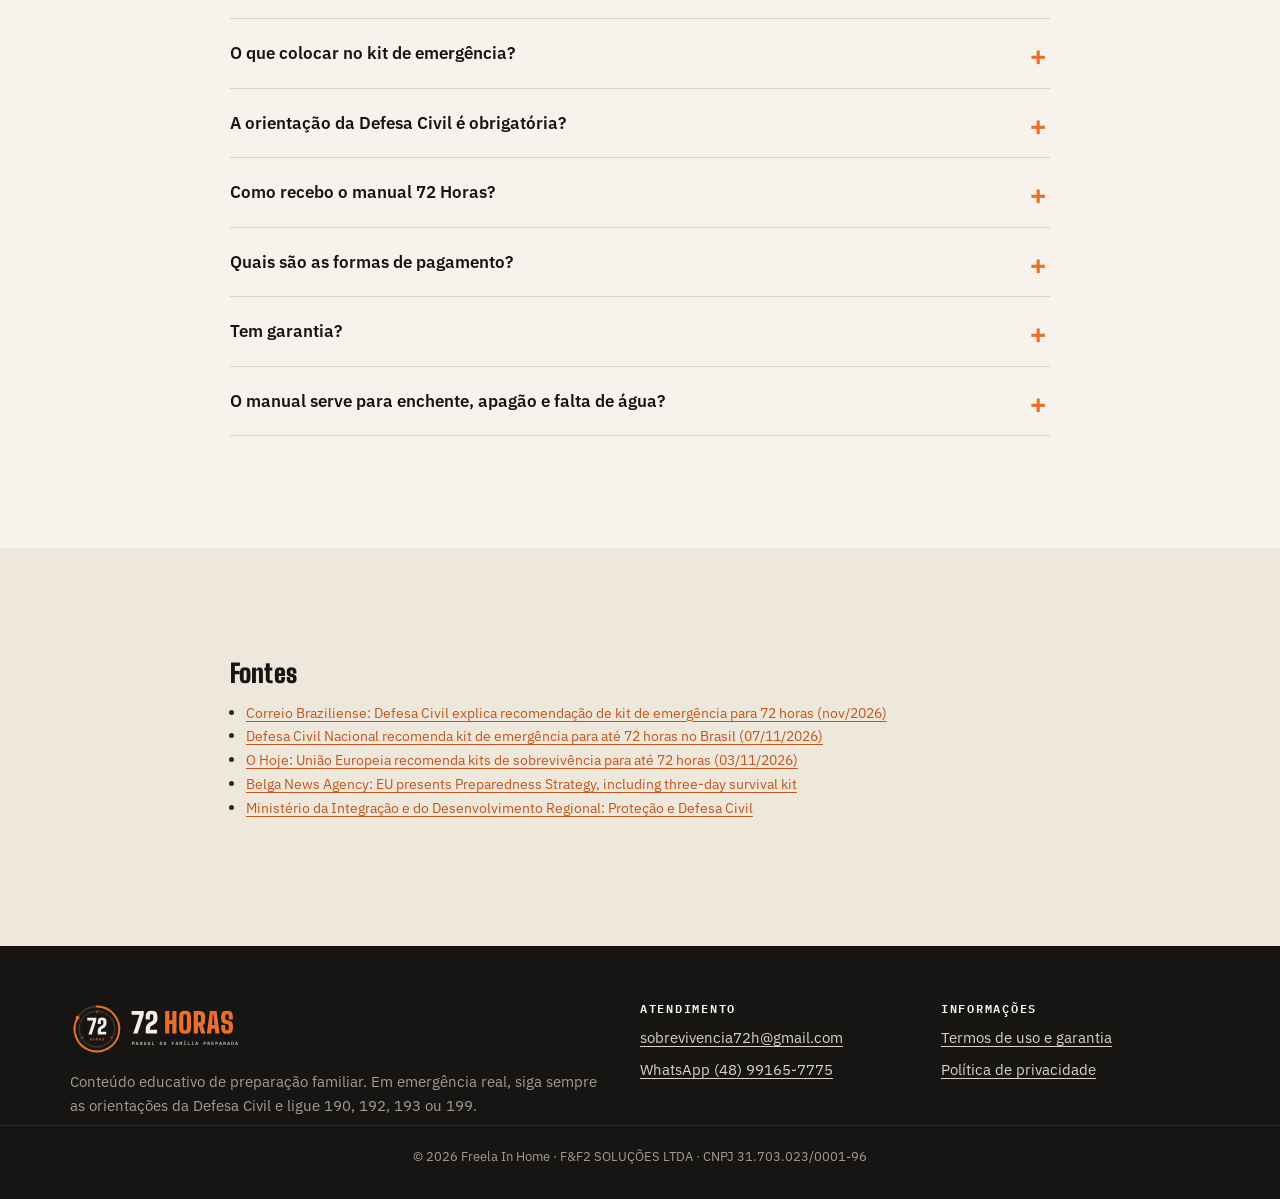
<file: public/index.html>
<!doctype html>
<html lang="pt-BR">
<head>
<meta charset="utf-8">
<meta name="viewport" content="width=device-width, initial-scale=1">
<title>Kit de Emergência 72 Horas: Lista da Defesa Civil e Manual Completo</title>
<meta name="description" content="A Defesa Civil recomenda que toda família tenha um kit de emergência para 72 horas. Veja a lista completa do que ter em casa, quanto de água guardar e o que fazer em cada hora de um apagão ou enchente.">
<link rel="canonical" href="https://sobrevivencia72h.com.br/">
<meta name="robots" content="index, follow, max-image-preview:large">
<meta name="theme-color" content="#161513">
<meta name="google-site-verification" content="uIpf7NSQe3n5kbX6xqhUgpC6L43MTRsLhvsE4rMSt9s" />
<link rel="icon" href="assets/img/logo-icone-fundo.svg" type="image/svg+xml">
<link rel="apple-touch-icon" href="assets/img/icone-512.png">
<link rel="manifest" href="site.webmanifest">

<meta property="og:type" content="product">
<meta property="og:locale" content="pt_BR">
<meta property="og:site_name" content="72 Horas: O Manual da Família Preparada">
<meta property="og:title" content="Kit de emergência para 72 horas: o que ter em casa e o que fazer, hora por hora">
<meta property="og:description" content="A lista completa do kit de emergência recomendado pela Defesa Civil e o manual que ensina o que fazer nas primeiras 72 horas de um apagão, enchente ou colapso.">
<meta property="og:url" content="https://sobrevivencia72h.com.br/">
<meta property="og:image" content="https://sobrevivencia72h.com.br/assets/img/og-imagem.png">
<meta property="og:image:width" content="1200">
<meta property="og:image:height" content="630">
<meta name="twitter:card" content="summary_large_image">

<link rel="preload" href="assets/fonts/BigShouldersDisplay-Black.woff2" as="font" type="font/woff2" crossorigin>
<link rel="preload" href="assets/fonts/IBMPlexSans-Regular.woff2" as="font" type="font/woff2" crossorigin>
<link rel="preload" href="assets/img/hero-p.webp" as="image" media="(max-width: 760px)">
<link rel="preload" href="assets/img/hero.webp" as="image" media="(min-width: 761px)">
<link rel="stylesheet" href="assets/css/site.css?v=2">

<script type="application/ld+json">
{
  "@context": "https://schema.org",
  "@graph": [
    {
      "@type": "Organization",
      "@id": "https://sobrevivencia72h.com.br/#org",
      "name": "72 Horas: O Manual da Família Preparada",
      "url": "https://sobrevivencia72h.com.br/",
      "logo": "https://sobrevivencia72h.com.br/assets/img/icone-512.png",
      "email": "sobrevivencia72h@gmail.com",
      "telephone": "+55-48-99165-7775",
      "parentOrganization": {
        "@type": "Organization",
        "name": "Freela In Home",
        "legalName": "F&F2 SOLUÇÕES LTDA",
        "taxID": "31.703.023/0001-96"
      }
    },
    {
      "@type": "WebSite",
      "@id": "https://sobrevivencia72h.com.br/#site",
      "url": "https://sobrevivencia72h.com.br/",
      "name": "Sobrevivência 72h",
      "inLanguage": "pt-BR",
      "publisher": {"@id": "https://sobrevivencia72h.com.br/#org"}
    },
    {
      "@type": "WebPage",
      "@id": "https://sobrevivencia72h.com.br/#pagina",
      "url": "https://sobrevivencia72h.com.br/",
      "name": "Kit de emergência para 72 horas: lista da Defesa Civil e manual completo",
      "inLanguage": "pt-BR",
      "datePublished": "2026-11-07",
      "dateModified": "2026-11-07",
      "isPartOf": {"@id": "https://sobrevivencia72h.com.br/#site"},
      "about": [
        {"@type": "Thing", "name": "Kit de emergência"},
        {"@type": "Thing", "name": "Defesa Civil"},
        {"@type": "Thing", "name": "Preparação para desastres"}
      ],
      "primaryImageOfPage": "https://sobrevivencia72h.com.br/assets/img/og-imagem.png"
    },
    {
      "@type": ["Product", "Book"],
      "@id": "https://sobrevivencia72h.com.br/#manual",
      "name": "72 Horas: O Manual da Família Preparada",
      "description": "Manual em PDF de 91 páginas que ensina o que fazer nas primeiras 72 horas de um apagão, enchente ou colapso, com 3 bônus: Plano Familiar de 72 Horas, Checklists das 3 Mochilas e Guia de Bolso.",
      "image": "https://sobrevivencia72h.com.br/assets/img/manual-capa.webp",
      "inLanguage": "pt-BR",
      "bookFormat": "https://schema.org/EBook",
      "numberOfPages": 91,
      "brand": {"@id": "https://sobrevivencia72h.com.br/#org"},
      "offers": {
        "@type": "Offer",
        "url": "https://sobrevivencia72h.com.br/#oferta",
        "price": "39.90",
        "priceCurrency": "BRL",
        "availability": "https://schema.org/InStock",
        "seller": {"@id": "https://sobrevivencia72h.com.br/#org"},
        "hasMerchantReturnPolicy": {
          "@type": "MerchantReturnPolicy",
          "applicableCountry": "BR",
          "returnPolicyCategory": "https://schema.org/MerchantReturnFiniteReturnWindow",
          "merchantReturnDays": 7,
          "returnFees": "https://schema.org/FreeReturn"
        }
      }
    },
    {
      "@type": "HowTo",
      "name": "Como montar um kit de emergência para 72 horas",
      "description": "Passo a passo para montar o kit de emergência recomendado pela Defesa Civil, com água, comida, luz, comunicação, saúde e documentos para 3 dias.",
      "totalTime": "P7D",
      "step": [
        {"@type": "HowToStep", "name": "Calcule e guarde a água", "text": "Guarde pelo menos 2 litros de água para beber por pessoa, por dia. Para beber, cozinhar e fazer a higiene básica, a referência é de cerca de 4 litros por pessoa, por dia: 12 litros por pessoa para 3 dias."},
        {"@type": "HowToStep", "name": "Separe comida que não precisa de geladeira nem de fogão", "text": "Sardinha e atum em lata, pasta de amendoim, castanhas, barras de cereal, biscoitos, frutas secas e enlatados prontos, com um abridor de lata manual."},
        {"@type": "HowToStep", "name": "Garanta luz e comunicação", "text": "Lanterna para cada pessoa, pilhas reserva, power bank carregado e um rádio a pilha ou a manivela."},
        {"@type": "HowToStep", "name": "Monte a parte de saúde", "text": "Kit de primeiros socorros, remédios de uso contínuo para pelo menos 3 dias e cópia das receitas."},
        {"@type": "HowToStep", "name": "Separe documentos e dinheiro", "text": "Cópias dos documentos num saco plástico com fecho, lista de telefones escrita à mão e dinheiro vivo em notas pequenas."},
        {"@type": "HowToStep", "name": "Cadastre os alertas da Defesa Civil", "text": "Envie um SMS com o CEP da sua casa para 40199 para receber alertas gratuitos da Defesa Civil."},
        {"@type": "HowToStep", "name": "Revise a cada 6 meses", "text": "Troque a água, confira validades, teste lanternas e recarregue os power banks a cada 6 meses."}
      ]
    },
    {
      "@type": "FAQPage",
      "mainEntity": [
        {"@type": "Question", "name": "O que é o kit de emergência de 72 horas da Defesa Civil?", "acceptedAnswer": {"@type": "Answer", "text": "É um conjunto de suprimentos para a família se manter sozinha por 3 dias em uma emergência, como apagão, enchente ou tempestade: água, comida que não precisa de geladeira, lanterna, rádio, remédios, documentos e dinheiro vivo. A Defesa Civil Nacional publicou a orientação em 6 de novembro de 2026, com caráter preventivo."}},
        {"@type": "Question", "name": "Por que 72 horas?", "acceptedAnswer": {"@type": "Answer", "text": "Quando um desastre atinge uma cidade inteira, o socorro não chega a todo mundo ao mesmo tempo: as equipes vão primeiro para quem está em risco de vida imediato. Os primeiros três dias costumam ser os mais críticos, por isso Defesa Civil, Cruz Vermelha e Comissão Europeia usam 72 horas como referência mínima de autonomia."}},
        {"@type": "Question", "name": "Quantos litros de água devo guardar por pessoa?", "acceptedAnswer": {"@type": "Answer", "text": "A Defesa Civil fala em pelo menos 2 litros por pessoa, por dia, só para beber, ou 6 litros por pessoa em 72 horas. Para beber, cozinhar e fazer a higiene básica, a referência usada por agências de emergência é de cerca de 4 litros por pessoa, por dia: 12 litros por pessoa para 3 dias. Uma família de 4 pessoas precisa de 48 litros."}},
        {"@type": "Question", "name": "O que colocar no kit de emergência?", "acceptedAnswer": {"@type": "Answer", "text": "Água potável, comida que dura e não precisa de fogo, abridor de lata, lanterna e pilhas, power bank, rádio a pilha, kit de primeiros socorros, remédios de uso contínuo, cópias de documentos, lista de telefones no papel, dinheiro em notas pequenas, itens de higiene, apito e uma muda de roupa."}},
        {"@type": "Question", "name": "A orientação da Defesa Civil é obrigatória?", "acceptedAnswer": {"@type": "Answer", "text": "Não. A orientação é preventiva e não indica que uma catástrofe vá acontecer. Também não é preciso comprar tudo de uma vez: dá para montar o kit aos poucos, comprando um item a mais a cada ida ao mercado."}},
        {"@type": "Question", "name": "Como recebo o manual 72 Horas?", "acceptedAnswer": {"@type": "Answer", "text": "Assim que o pagamento é confirmado, você recebe por e-mail um link para baixar o manual e os 3 bônus em PDF. No Pix, a confirmação costuma levar poucos minutos. Os arquivos funcionam no celular, no tablet e no computador, e podem ser impressos."}},
        {"@type": "Question", "name": "Quais são as formas de pagamento?", "acceptedAnswer": {"@type": "Answer", "text": "Pix, cartão de crédito ou boleto, em ambiente de pagamento seguro do Asaas."}},
        {"@type": "Question", "name": "Tem garantia?", "acceptedAnswer": {"@type": "Answer", "text": "Sim. Você tem 7 dias para pedir o reembolso integral, sem precisar explicar o motivo, como garante o artigo 49 do Código de Defesa do Consumidor."}}
      ]
    }
  ]
}
</script>
</head>
<body>
<a class="pular" href="#conteudo">Pular para o conteúdo</a>

<header class="topo" id="topo">
  <div class="topo__barra">
    <a class="marca" href="./" aria-label="72 Horas, página inicial">
      <img src="assets/img/logo-horizontal-escuro.svg" alt="72 Horas: O Manual da Família Preparada" width="190" height="45">
    </a>
    <nav class="menu" aria-label="Seções">
      <a href="#por-que-72-horas">Por que 72h</a>
      <a href="#lista">Lista do kit</a>
      <a href="#agua">Água</a>
      <a href="#manual">O manual</a>
      <a href="#faq">Dúvidas</a>
    </nav>
    <a class="btn btn--peq" href="#oferta">Quero o manual</a>
  </div>
</header>

<main id="conteudo">

<!-- ================= HERO ================= -->
<section class="hero">
  <picture class="hero__foto">
    <source media="(max-width: 760px)" srcset="assets/img/hero-p.webp">
    <img src="assets/img/hero.webp" alt="Sala no escuro durante um apagão, com lampião aceso, galões de água, enlatados, rádio e mochila de emergência sobre a mesa" width="1600" height="893" fetchpriority="high">
  </picture>
  <div class="hero__conteudo">
    <p class="selo"><span class="selo__ponto"></span>Defesa Civil Nacional · orientação de 6 de novembro de 2026</p>
    <h1>Kit de emergência para 72 horas: <span>o que ter em casa e o que fazer, hora por hora</span></h1>
    <p class="hero__lead">A Defesa Civil pediu que as famílias brasileiras tenham água, comida, luz e documentos para se manter sozinhas por 3 dias. Nesta página você encontra a <strong>lista completa do kit</strong>, a <strong>conta exata de água</strong> para a sua casa e o manual que ensina <strong>o que fazer em cada hora</strong> de um apagão, enchente ou colapso.</p>
    <div class="hero__acoes">
      <a class="btn" href="#oferta">Quero o manual completo</a>
      <a class="btn btn--linha" href="#lista">Ver a lista grátis do kit</a>
    </div>
    <ul class="hero__provas">
      <li><strong>91</strong> páginas ilustradas</li>
      <li><strong>12</strong> capítulos práticos</li>
      <li><strong>4</strong> bônus para imprimir</li>
    </ul>
  </div>
</section>

<!-- ================= CONTEXTO ================= -->
<section class="secao" id="por-que-72-horas">
  <div class="caixa">
    <p class="rotulo">O que está acontecendo</p>
    <h2>Por que todo mundo está falando de kit de emergência de 72 horas</h2>
    <p class="intro">Em poucas semanas, governos de vários países pediram a mesma coisa à população: ter em casa o necessário para atravessar os 3 primeiros dias de uma emergência sem depender de ajuda. Não é previsão de catástrofe. É preparação.</p>

    <ol class="linha-tempo">
      <li>
        <span class="linha-tempo__data">Outubro de 2026</span>
        <h3>Reino Unido</h3>
        <p>O governo britânico lança uma campanha nacional para que cada casa tenha suprimentos para 3 dias.</p>
      </li>
      <li>
        <span class="linha-tempo__data">3 de novembro de 2026</span>
        <h3>União Europeia</h3>
        <p>A Comissão Europeia orienta a população dos 27 países a manter um kit para as primeiras 72 horas, dentro da sua Estratégia de Preparação.</p>
      </li>
      <li class="destaque">
        <span class="linha-tempo__data">6 de novembro de 2026</span>
        <h3>Brasil · Defesa Civil Nacional</h3>
        <p>A Defesa Civil Nacional orienta as famílias brasileiras a montar um kit de emergência para 72 horas, com água, alimentos, remédios, lanterna, rádio, documentos e dinheiro vivo.</p>
      </li>
    </ol>

    <div class="duas-col">
      <div>
        <h3>Por que justamente 72 horas?</h3>
        <p>Quando um desastre atinge uma cidade inteira, o socorro não chega a todo mundo ao mesmo tempo. Bombeiros, Defesa Civil e equipes de resgate vão primeiro para quem está em risco de vida imediato. Se a sua família está em casa, segura, mas sem água e sem luz, ela vai esperar.</p>
        <p>Os primeiros três dias costumam ser os mais críticos: é quando os serviços de socorro estão sob mais pressão. Por isso a Cruz Vermelha, a Comissão Europeia e agora a Defesa Civil usam <strong>72 horas</strong> como o mínimo de autonomia de cada casa.</p>
      </div>
      <div>
        <figure class="foto-lateral"><img src="assets/img/alerta-defesa-civil.webp" srcset="assets/img/alerta-defesa-civil-p.webp 560w, assets/img/alerta-defesa-civil.webp 1000w" sizes="(max-width: 820px) 100vw, 540px" alt="Pessoa recebendo um alerta de emergência no celular, com kit de primeiros socorros e galões de água ao fundo" width="1000" height="558" loading="lazy"></figure>
        <h3>Já aconteceu aqui</h3>
        <ul class="lista-fatos">
          <li><strong>2018:</strong> a greve dos caminhoneiros esvaziou postos e supermercados em todo o país em questão de dias.</li>
          <li><strong>2020:</strong> a pandemia fechou escolas e esvaziou prateleiras em uma semana.</li>
          <li><strong>2023:</strong> um temporal deixou milhões de pessoas sem energia em São Paulo, muitos bairros por dias.</li>
          <li><strong>2024:</strong> as enchentes no Rio Grande do Sul tiraram milhares de famílias de casa em poucas horas.</li>
        </ul>
      </div>
    </div>
  </div>
</section>

<!-- ================= DEFINIÇÃO ================= -->
<section class="secao secao--clara" id="o-que-e">
  <div class="caixa caixa--estreita">
    <p class="rotulo">Definição</p>
    <h2>O que é um kit de emergência de 72 horas?</h2>
    <p class="definicao"><strong>Kit de emergência de 72 horas</strong> é o conjunto de suprimentos que permite a uma família se manter sozinha por 3 dias quando os serviços básicos param: água potável, comida que não precisa de geladeira nem de fogão, iluminação, um meio de receber notícias, remédios, documentos e dinheiro vivo. Ele pode ficar em casa (para quem vai ficar) ou numa mochila pronta (para quem precisa sair às pressas).</p>
    <div class="cartoes-3">
      <div class="cartao">
        <img class="cartao__foto" src="assets/img/em-casa.webp" alt="Sala no apagão iluminada por lanterna e garrafa de água, com rádio e power bank" width="640" height="357" loading="lazy">
        <h3>Em casa</h3>
        <p>Água, comida e luz para 3 dias, para quando o mais seguro é ficar e esperar.</p>
      </div>
      <div class="cartao">
        <img class="cartao__foto" src="assets/img/mochila.webp" alt="Mochila de emergência aberta com água, lanterna, capa de chuva e documentos" width="640" height="357" loading="lazy">
        <h3>Na mochila</h3>
        <p>O mínimo para sair a pé em menos de 5 minutos e atravessar 72 horas fora de casa.</p>
      </div>
      <div class="cartao">
        <img class="cartao__foto" src="assets/img/carro.webp" alt="Porta-malas organizado com kit de emergência do carro" width="640" height="357" loading="lazy">
        <h3>No carro</h3>
        <p>O que te sustenta se a crise te pegar na estrada ou se for preciso sair da cidade.</p>
      </div>
    </div>
  </div>
</section>

<!-- ================= LISTA ================= -->
<section class="secao" id="lista">
  <div class="caixa">
    <p class="rotulo">Checklist gratuita</p>
    <h2>Lista do kit de emergência: o que ter em casa</h2>
    <figure class="foto-larga"><img src="assets/img/kit-emergencia.webp" srcset="assets/img/kit-emergencia-p.webp 640w, assets/img/kit-emergencia.webp 1200w" sizes="(max-width: 760px) 100vw, 1140px" alt="Kit de emergência para 72 horas organizado no chão: galões de água, enlatados, pasta de amendoim, barras de cereal, abridor de lata, lanternas, pilhas, power bank, rádio, kit de primeiros socorros, documentos, apito, álcool em gel, manta térmica e mochila" width="1200" height="670" loading="lazy"><figcaption>Um kit de emergência completo para 72 horas cabe numa mochila e em alguns galões.</figcaption></figure>
    <p class="intro">Marque o que você já tem. O que ficar em branco vira a sua lista de compras. A lista fica salva neste aparelho.</p>
    <div class="progresso" aria-live="polite"><div class="progresso__barra"><span id="prog-barra"></span></div><p id="prog-texto">0 de 0 itens</p></div>

    <div class="checklist" id="checklist">
      <fieldset class="grupo">
        <legend>Água</legend>
        <label><input type="checkbox"> Água potável: pelo menos 12 litros por pessoa (galões ou garrafas lacradas)</label>
        <label><input type="checkbox"> Hipoclorito de sódio 2,5% (de graça nos postos de saúde)</label>
        <label><input type="checkbox"> Garrafas PET limpas e com data para trocar a cada 6 meses</label>
      </fieldset>
      <fieldset class="grupo">
        <legend>Comida sem geladeira e sem fogão</legend>
        <label><input type="checkbox"> Sardinha e atum em lata</label>
        <label><input type="checkbox"> Pasta de amendoim, castanhas e amendoim</label>
        <label><input type="checkbox"> Barras de cereal, biscoitos e torradas</label>
        <label><input type="checkbox"> Enlatados prontos (feijão, milho, ervilha, frutas em calda)</label>
        <label><input type="checkbox"> Frutas secas, mel e chocolate amargo</label>
        <label><input type="checkbox"> Abridor de lata manual</label>
      </fieldset>
      <fieldset class="grupo">
        <legend>Luz e energia</legend>
        <label><input type="checkbox"> Uma lanterna por pessoa, de preferência LED</label>
        <label><input type="checkbox"> Lanterna de cabeça</label>
        <label><input type="checkbox"> Pilhas reserva do tamanho certo</label>
        <label><input type="checkbox"> Power bank carregado</label>
        <label><input type="checkbox"> Fósforos e isqueiro</label>
      </fieldset>
      <fieldset class="grupo">
        <legend>Comunicação</legend>
        <label><input type="checkbox"> Rádio a pilha ou a manivela</label>
        <label><input type="checkbox"> Lista de telefones escrita à mão</label>
        <label><input type="checkbox"> Apito para pedir socorro</label>
        <label><input type="checkbox"> Celular cadastrado nos alertas da Defesa Civil (SMS com o CEP para 40199)</label>
      </fieldset>
      <fieldset class="grupo">
        <legend>Saúde</legend>
        <label><input type="checkbox"> Kit de primeiros socorros (gaze, atadura, esparadrapo, soro fisiológico, luvas)</label>
        <label><input type="checkbox"> Remédios de uso contínuo para pelo menos 3 dias</label>
        <label><input type="checkbox"> Cópia das receitas médicas</label>
        <label><input type="checkbox"> Sais de reidratação oral</label>
      </fieldset>
      <fieldset class="grupo">
        <legend>Documentos e dinheiro</legend>
        <label><input type="checkbox"> Cópias de RG, CPF, certidões e cartão do SUS em saco plástico com fecho</label>
        <label><input type="checkbox"> Dinheiro vivo em notas pequenas (2, 5, 10 e 20)</label>
        <label><input type="checkbox"> Fotos dos documentos num e-mail só seu</label>
      </fieldset>
      <fieldset class="grupo">
        <legend>Higiene e casa</legend>
        <label><input type="checkbox"> Álcool em gel e máscaras</label>
        <label><input type="checkbox"> Papel higiênico, escova e pasta de dente</label>
        <label><input type="checkbox"> Sacos de lixo resistentes</label>
        <label><input type="checkbox"> Uma muda de roupa e meias por pessoa</label>
        <label><input type="checkbox"> Manta térmica aluminizada</label>
      </fieldset>
    </div>
    <p class="nota">Lista baseada nas orientações da Defesa Civil Nacional e no manual 72 Horas. No manual, cada item vem com o porquê, a quantidade certa e o jeito de guardar, e os <a href="#bonus">Checklists das 3 Mochilas</a> trazem mais de 130 itens para imprimir.</p>

    <!-- Banner Download Gratuito Cozinha de Emergência -->
    <div class="cartao" style="margin-top: 2rem; background: linear-gradient(135deg, #1f1d1a, #161513); color: #d9d2c5; border: 1px solid rgba(232,112,42,.35); display: flex; flex-wrap: wrap; align-items: center; justify-content: space-between; gap: 20px; padding: 24px;">
      <div style="display: flex; gap: 18px; align-items: center; max-width: 680px;">
        <img src="assets/img/cozinha-capa-p.webp" alt="Cozinha de Emergência" style="width: 78px; height: auto; border-radius: 6px; box-shadow: 0 4px 14px rgba(0,0,0,.5); flex: none;">
        <div>
          <span style="display: inline-block; font-family: var(--f-mono); font-size: .72rem; font-weight: 600; letter-spacing: .12em; text-transform: uppercase; color: var(--laranja); margin-bottom: 4px;">Material Gratuito</span>
          <h3 style="color: #fff; margin: 0 0 4px; font-size: 1.4rem;">Cozinha de Emergência: 10 receitas práticas</h3>
          <p style="margin: 0; font-size: .92rem; color: #a39c90;">Para quando faltar luz, gás ou mercado. Receitas com o que você já tem na despensa e opções sem fogo. Baixe o PDF completo de graça.</p>
        </div>
      </div>
      <div>
        <a class="btn" href="Cozinha-de-Emergencia-72-Horas.pdf" download="Cozinha-de-Emergencia-72-Horas.pdf" style="font-size: .95rem; padding: .8em 1.4em;">
          Baixar PDF Grátis
          <svg viewBox="0 0 24 24" fill="none" stroke="currentColor" stroke-width="2.2" stroke-linecap="round" stroke-linejoin="round" style="width: 18px; height: 18px;"><path d="M21 15v4a2 2 0 0 1-2 2H5a2 2 0 0 1-2-2v-4"/><polyline points="7 10 12 15 17 10"/><line x1="12" y1="15" x2="12" y2="3"/></svg>
        </a>
      </div>
    </div>
  </div>
</section>

<!-- ================= ÁGUA ================= -->
<section class="secao secao--escura" id="agua">
  <div class="caixa duas-col duas-col--centro">
    <div>
      <p class="rotulo rotulo--claro">Calculadora</p>
      <h2>Quanta água guardar para 72 horas?</h2>
      <p>A Defesa Civil fala em <strong>pelo menos 2 litros por pessoa, por dia</strong>, só para beber. Mas numa emergência a água também precisa dar para cozinhar e para a higiene básica. Por isso a referência usada por agências de emergência, e adotada no manual, é de <strong>cerca de 4 litros por pessoa, por dia</strong>.</p>
      <p>Some um pouco mais se tiver bebê, idoso, gestante ou pet, ou se fizer muito calor. E troque a água guardada <strong>a cada 6 meses</strong>.</p>
    </div>
    <div class="calc" id="calc">
      <label for="calc-pessoas">Pessoas na casa</label>
      <div class="calc__controle">
        <button type="button" data-delta="-1" aria-label="Menos uma pessoa">−</button>
        <output id="calc-pessoas" aria-live="polite">4</output>
        <button type="button" data-delta="1" aria-label="Mais uma pessoa">+</button>
      </div>
      <div class="calc__resultado">
        <div><span class="calc__num" id="calc-min">24</span><span class="calc__un">litros</span><p>só para beber (2 L por pessoa por dia)</p></div>
        <div class="calc__ideal"><span class="calc__num" id="calc-ideal">48</span><span class="calc__un">litros</span><p>para beber, cozinhar e higiene (4 L por pessoa por dia)</p></div>
      </div>
      <p class="calc__galoes" id="calc-galoes">São 4 galões de 12 litros. Cabem embaixo da pia.</p>
    </div>
  </div>
</section>

<!-- ================= 72 HORAS ================= -->
<section class="secao" id="o-que-fazer">
  <div class="caixa">
    <p class="rotulo">Ter o kit é metade do caminho</p>
    <h2>O que acontece em cada fase das primeiras 72 horas</h2>
    <p class="intro">Todo desastre é diferente, mas o comportamento das pessoas se repete. Quem entende o padrão age antes de todo mundo. Quem não entende vira fila.</p>
    <div class="fases">
      <article class="fase">
        <p class="fase__hora">0 a 24h</p>
        <h3>A calmaria</h3>
        <p>A luz caiu, o celular está sem sinal e a maioria pensa "daqui a pouco volta". Falham energia, internet, cartão e combustível.</p>
        <p class="fase__acao"><strong>Sua prioridade:</strong> agir rápido enquanto todos esperam.</p>
      </article>
      <article class="fase fase--2">
        <p class="fase__hora">24 a 48h</p>
        <h3>A preocupação</h3>
        <p>A comida da geladeira estraga, a multidão acorda e lota mercados e postos. Falham água da torneira, coleta de lixo e informação.</p>
        <p class="fase__acao"><strong>Sua prioridade:</strong> ficar em casa e se organizar.</p>
      </article>
      <article class="fase fase--3">
        <p class="fase__hora">48 a 72h</p>
        <h3>O ponto de virada</h3>
        <p>A água guardada das famílias acaba, o comércio fecha ou raciona e os serviços ficam sobrecarregados.</p>
        <p class="fase__acao"><strong>Sua prioridade:</strong> discrição, segurança e calma.</p>
      </article>
    </div>
    <p class="nota">Resumo do Capítulo 2 do manual. Lá você aprende o que fazer em cada fase, incluindo a decisão mais importante de todas: ficar em casa ou sair.</p>
  </div>
</section>

<!-- ================= MANUAL ================= -->
<section class="secao secao--clara" id="manual">
  <div class="caixa">
    <div class="duas-col duas-col--centro">
      <div class="livro">
        <img src="assets/img/manual-capa.webp" srcset="assets/img/manual-capa-p.webp 480w, assets/img/manual-capa.webp 900w" sizes="(max-width: 760px) 70vw, 380px" alt="Capa do manual 72 Horas: O Manual da Família Preparada" width="900" height="1273" loading="lazy">
      </div>
      <div>
        <p class="rotulo">O manual</p>
        <h2>72 Horas: O Manual da Família Preparada</h2>
        <p>Um guia prático, ilustrado e direto ao ponto, escrito para famílias comuns. Não é sobre viver com medo nem sobre comprar equipamento caro. É sobre <strong>saber o que fazer, na ordem certa, quando todo mundo ao seu redor ainda está tentando entender o que aconteceu</strong>.</p>
        <ul class="lista-check">
          <li>91 páginas com fotos, infográficos e listas para marcar</li>
          <li>Cada capítulo termina com uma caixa "Faça agora": uma ação pequena para fazer hoje, em minutos</li>
          <li>Insights militares adaptados para a vida de uma família</li>
          <li>Plano de 7 dias para deixar a sua casa pronta</li>
          <li>PDF para ler no celular ou imprimir</li>
        </ul>
        <a class="btn" href="#oferta">Quero o manual</a>
      </div>
    </div>

    <h3 class="sub">O que você vai aprender, capítulo por capítulo</h3>
    <ol class="capitulos">
      <li><span>01</span><strong>A Regra dos 3</strong>A ordem das prioridades: ar, abrigo, água e comida.</li>
      <li><span>02</span><strong>O que realmente acontece nas primeiras 72 horas</strong>As 3 fases e o que falha em cada uma.</li>
      <li><span>03</span><strong>A decisão de ouro. Ficar ou sair?</strong>Quando sair, quando ficar e o segredo de sair cedo.</li>
      <li><span>04</span><strong>Água. A prioridade número 1.</strong>Quanto guardar, como guardar e como tratar água duvidosa.</li>
      <li><span>05</span><strong>Comida sem geladeira e sem fogão</strong>A comida da crise e os 7 alimentos da despensa estratégica.</li>
      <li><span>06</span><strong>Energia, luz e comunicação</strong>Lamparina com óleo de cozinha, bateria e o plano de 4 camadas.</li>
      <li><span>07</span><strong>Dinheiro, documentos e saídas de emergência</strong>Reserva em notas pequenas, pasta de emergência e saídas com método.</li>
      <li><span>08</span><strong>Segurança da casa e discrição</strong>Não parecer preparado, dificultar o acesso e o cômodo de refúgio.</li>
      <li><span>09</span><strong>As 3 mochilas</strong>Kit do dia a dia, mochila de evacuação e kit do carro.</li>
      <li><span>10</span><strong>Primeiros socorros básicos</strong>Sangramento, torniquete, queimaduras, desidratação e engasgo.</li>
      <li><span>11</span><strong>Sua rede. Família, vizinhos e grupo de confiança.</strong>Os 3 círculos de confiança e o plano da família.</li>
      <li><span>12</span><strong>Os 7 erros que colocam famílias em risco</strong>O que quase todo mundo faz errado, e o certo.</li>
    </ol>

    <h3 class="sub">Veja algumas páginas por dentro</h3>
    <div class="galeria" role="list">
      <figure role="listitem"><img src="assets/img/manual-regra-dos-3-p.webp" alt="Página do capítulo 1 com o infográfico da Regra dos 3" width="480" height="679" loading="lazy"><figcaption>A Regra dos 3</figcaption></figure>
      <figure role="listitem"><img src="assets/img/manual-fases-p.webp" alt="Página com o resumo das 3 fases das primeiras 72 horas" width="480" height="679" loading="lazy"><figcaption>As 3 fases</figcaption></figure>
      <figure role="listitem"><img src="assets/img/manual-agua-p.webp" alt="Página do capítulo de água com a tabela de litros por pessoa" width="480" height="679" loading="lazy"><figcaption>Água para 3 dias</figcaption></figure>
      <figure role="listitem"><img src="assets/img/manual-mochila-p.webp" alt="Página com o checklist da mochila de evacuação" width="480" height="679" loading="lazy"><figcaption>A mochila de evacuação</figcaption></figure>
      <figure role="listitem"><img src="assets/img/manual-7-dias-p.webp" alt="Página do plano de 7 dias para deixar a família pronta" width="480" height="679" loading="lazy"><figcaption>O plano de 7 dias</figcaption></figure>
    </div>
  </div>
</section>

<!-- ================= BÔNUS ================= -->
<section class="secao" id="bonus">
  <div class="caixa">
    <p class="rotulo">Junto com o manual</p>
    <h2>3 bônus para imprimir e usar</h2>
    <div class="bonus">
      <article class="bonus__item">
        <img src="assets/img/bonus-1-pagina-p.webp" alt="Página do Plano Familiar de 72 Horas, com campos para preencher" width="480" height="679" loading="lazy">
        <p class="bonus__num">Bônus 1</p>
        <h3>Plano Familiar de 72 Horas</h3>
        <p>Formulário em 10 partes para preencher com a família e colar na geladeira: contatos, pontos de encontro, plano de comunicação, onde está cada coisa e quem faz o quê.</p>
      </article>
      <article class="bonus__item">
        <img src="assets/img/bonus-2-pagina-p.webp" alt="Página dos Checklists das 3 Mochilas com caixas para marcar" width="480" height="679" loading="lazy">
        <p class="bonus__num">Bônus 2</p>
        <h3>Checklists das 3 Mochilas</h3>
        <p>Kit do dia a dia, mochila de evacuação, kit do carro, kit de primeiros socorros e despensa para 3 dias. Marque o que tem e o resto vira lista de compras.</p>
      </article>
      <article class="bonus__item">
        <img src="assets/img/bonus-3-pagina-p.webp" alt="Guia de Bolso das 72 Horas em uma página" width="480" height="679" loading="lazy">
        <p class="bonus__num">Bônus 3</p>
        <h3>Guia de Bolso das 72 Horas</h3>
        <p>Tudo o que importa em uma página: as 3 fases, água, comida, porta, socorro rápido e telefones. Para colar na geladeira e levar na mochila.</p>
      </article>
      <article class="bonus__item">
        <img src="assets/img/cozinha-capa-p.webp" alt="Capa do mini ebook Cozinha de Emergência" width="480" height="679" loading="lazy">
        <p class="bonus__num">Bônus 4</p>
        <h3>Cozinha de Emergência</h3>
        <p>10 receitas com o que já está na sua despensa para quando faltar luz, gás ou mercado. Medidas práticas e opções sem fogo.</p>
      </article>
    </div>
  </div>
</section>

<!-- ================= PARA QUEM ================= -->
<section class="secao secao--clara" id="para-quem">
  <div class="caixa">
    <figure class="foto-larga foto-larga--baixa"><img src="assets/img/familia-preparada.webp" srcset="assets/img/familia-preparada-p.webp 560w, assets/img/familia-preparada.webp 1000w" sizes="(max-width: 760px) 100vw, 1140px" alt="Família sentada no chão da sala durante um apagão, jogando cartas à luz de uma lanterna, com água e rádio por perto" width="1000" height="558" loading="lazy"><figcaption>Preparação não é medo. É poder atravessar a noite com calma.</figcaption></figure>
  </div>
  <div class="caixa duas-col">
    <div>
      <h2>Para quem é</h2>
      <ul class="lista-check">
        <li>Famílias que viram o alerta da Defesa Civil e não sabem por onde começar</li>
        <li>Quem mora em região de enchente, encosta ou com apagões frequentes</li>
        <li>Pais e mães que querem um plano simples para a casa inteira</li>
        <li>Quem cuida de idosos, crianças pequenas ou pessoas com remédio contínuo</li>
      </ul>
    </div>
    <div>
      <h2>Para quem não é</h2>
      <ul class="lista-x">
        <li>Quem procura sobrevivência na selva ou técnicas militares de combate</li>
        <li>Quem quer viver com medo: o manual é sobre calma e preparação</li>
        <li>Quem não vai fazer nada além de ler</li>
      </ul>
      <blockquote class="citacao">"Preparação não é paranoia. Nossas avós faziam conserva, guardavam vela na gaveta e tinham sempre um pouco a mais na despensa. Elas não tinham medo. Elas tinham juízo."<cite>Trecho da Abertura do manual</cite></blockquote>
    </div>
  </div>
</section>

<!-- ================= OFERTA ================= -->
<section class="secao secao--escura oferta" id="oferta">
  <div class="caixa caixa--estreita">
    <p class="rotulo rotulo--claro">Oferta de lançamento</p>
    <h2>Tudo o que você recebe</h2>
    <ul class="oferta__itens">
      <li><span>Manual 72 Horas · 91 páginas</span></li>
      <li><span>Bônus 1 · Plano Familiar de 72 Horas</span></li>
      <li><span>Bônus 2 · Checklists das 3 Mochilas</span></li>
      <li><span>Bônus 3 · Guia de Bolso das 72 Horas</span></li>
      <li><span>Bônus 4 · Cozinha de Emergência (10 receitas)</span></li>
    </ul>
    <div class="preco">
      <p class="preco__de">de <s>R$ 59,90</s></p>
      <p class="preco__por"><small>por</small> R$ <strong id="preco-valor">39,90</strong></p>
      <p class="preco__pix">no Pix, cartão ou boleto · pagamento único</p>
    </div>
    <div class="contador" id="contador" hidden>
      <p>O preço de lançamento termina em</p>
      <div class="contador__nums" role="timer" aria-live="off">
        <span><b id="cd-h">72</b>horas</span><span><b id="cd-m">00</b>min</span><span><b id="cd-s">00</b>seg</span>
      </div>
    </div>
    <button class="btn btn--grande" type="button" data-comprar>Quero o manual por R$ <span data-preco>39,90</span></button>
    <ul class="garantias">
      <li><strong>Entrega imediata</strong> por e-mail assim que o pagamento é confirmado</li>
      <li><strong>Garantia de 7 dias:</strong> não gostou, devolvemos 100% do valor</li>
      <li><strong>Pagamento seguro</strong> pelo Asaas, com Pix, cartão ou boleto</li>
    </ul>
  </div>
</section>

<!-- ================= FAQ ================= -->
<section class="secao" id="faq">
  <div class="caixa caixa--estreita">
    <p class="rotulo">Perguntas frequentes</p>
    <h2>Dúvidas sobre o kit de emergência e o manual</h2>
    <div class="faq">
      <details>
        <summary>O que é o kit de emergência de 72 horas da Defesa Civil?</summary>
        <p>É um conjunto de suprimentos para a família se manter sozinha por 3 dias em uma emergência, como apagão, enchente ou tempestade: água, comida que não precisa de geladeira, lanterna, rádio, remédios, documentos e dinheiro vivo. A Defesa Civil Nacional publicou a orientação em 6 de novembro de 2026, com caráter preventivo.</p>
      </details>
      <details>
        <summary>Por que 72 horas?</summary>
        <p>Quando um desastre atinge uma cidade inteira, o socorro não chega a todo mundo ao mesmo tempo: as equipes vão primeiro para quem está em risco de vida imediato. Os primeiros três dias costumam ser os mais críticos, por isso Defesa Civil, Cruz Vermelha e Comissão Europeia usam 72 horas como referência mínima de autonomia.</p>
      </details>
      <details>
        <summary>Quantos litros de água devo guardar por pessoa?</summary>
        <p>A Defesa Civil fala em pelo menos 2 litros por pessoa, por dia, só para beber, ou 6 litros por pessoa em 72 horas. Para beber, cozinhar e fazer a higiene básica, a referência usada por agências de emergência é de cerca de 4 litros por pessoa, por dia: 12 litros por pessoa para 3 dias. Uma família de 4 pessoas precisa de 48 litros. Use a <a href="#agua">calculadora</a>.</p>
      </details>
      <details>
        <summary>O que colocar no kit de emergência?</summary>
        <p>Água potável, comida que dura e não precisa de fogo, abridor de lata, lanterna e pilhas, power bank, rádio a pilha, kit de primeiros socorros, remédios de uso contínuo, cópias de documentos, lista de telefones no papel, dinheiro em notas pequenas, itens de higiene, apito e uma muda de roupa. Veja a <a href="#lista">lista completa</a>.</p>
      </details>
      <details>
        <summary>A orientação da Defesa Civil é obrigatória?</summary>
        <p>Não. A orientação é preventiva e não indica que uma catástrofe vá acontecer. Também não é preciso comprar tudo de uma vez: dá para montar o kit aos poucos, comprando um item a mais a cada ida ao mercado.</p>
      </details>
      <details>
        <summary>Como recebo o manual 72 Horas?</summary>
        <p>Assim que o pagamento é confirmado, você recebe por e-mail um link para baixar o manual e os 3 bônus em PDF. No Pix, a confirmação costuma levar poucos minutos. Os arquivos funcionam no celular, no tablet e no computador, e podem ser impressos.</p>
      </details>
      <details>
        <summary>Quais são as formas de pagamento?</summary>
        <p>Pix, cartão de crédito ou boleto, em ambiente de pagamento seguro do Asaas.</p>
      </details>
      <details>
        <summary>Tem garantia?</summary>
        <p>Sim. Você tem 7 dias para pedir o reembolso integral, sem precisar explicar o motivo, como garante o artigo 49 do Código de Defesa do Consumidor. Basta escrever para sobrevivencia72h@gmail.com ou chamar no WhatsApp.</p>
      </details>
      <details>
        <summary>O manual serve para enchente, apagão e falta de água?</summary>
        <p>Sim. Ele parte do que se repete em quase todas as crises (falta de energia, de água, de comunicação e de abastecimento) e tem capítulos específicos sobre ficar ou sair de casa, água, comida, energia, segurança, mochilas de evacuação e primeiros socorros.</p>
      </details>
    </div>
  </div>
</section>

<!-- ================= FONTES ================= -->
<section class="secao secao--clara fontes" id="fontes">
  <div class="caixa caixa--estreita">
    <h2>Fontes</h2>
    <ul>
      <li><a href="https://www.correiobraziliense.com.br/brasil/2026/11/7534982-defesa-civil-explica-recomendacao-de-kit-de-emergencia-para-72-horas.html" rel="noopener" target="_blank">Correio Braziliense: Defesa Civil explica recomendação de kit de emergência para 72 horas (nov/2026)</a></li>
      <li><a href="https://saojoaquimonline.com.br/noticias/2026/11/07/defesa-civil-nacional-recomenda-kit-de-emergencia-para-ate-72-horas-no-brasil/" rel="noopener" target="_blank">Defesa Civil Nacional recomenda kit de emergência para até 72 horas no Brasil (07/11/2026)</a></li>
      <li><a href="https://ohoje.com/2026/11/03/uniao-europeia-recomenda-kits-de-sobrevivencia-para-enfrentar-crises-por-ate-72-horas/" rel="noopener" target="_blank">O Hoje: União Europeia recomenda kits de sobrevivência para até 72 horas (03/11/2026)</a></li>
      <li><a href="https://www.belganewsagency.eu/eu-presents-preparedness-strategy-including-three-day-survival-kit-for-citizens" rel="noopener" target="_blank">Belga News Agency: EU presents Preparedness Strategy, including three-day survival kit</a></li>
      <li><a href="https://www.gov.br/mdr/pt-br/assuntos/protecao-e-defesa-civil" rel="noopener" target="_blank">Ministério da Integração e do Desenvolvimento Regional: Proteção e Defesa Civil</a></li>
    </ul>
  </div>
</section>

</main>

<footer class="rodape">
  <div class="caixa rodape__grade">
    <div>
      <img src="assets/img/logo-horizontal-escuro.svg" alt="72 Horas: O Manual da Família Preparada" width="190" height="45" loading="lazy">
      <p>Conteúdo educativo de preparação familiar. Em emergência real, siga sempre as orientações da Defesa Civil e ligue 190, 192, 193 ou 199.</p>
    </div>
    <div>
      <h2>Atendimento</h2>
      <p><a href="mailto:sobrevivencia72h@gmail.com">sobrevivencia72h@gmail.com</a></p>
      <p><a href="https://wa.me/5548991657775" rel="noopener" target="_blank">WhatsApp (48) 99165-7775</a></p>
    </div>
    <div>
      <h2>Informações</h2>
      <p><a href="termos-de-uso.html">Termos de uso e garantia</a></p>
      <p><a href="politica-de-privacidade.html">Política de privacidade</a></p>
    </div>
  </div>
  <p class="rodape__legal">© 2026 Freela In Home · F&amp;F2 SOLUÇÕES LTDA · CNPJ 31.703.023/0001-96</p>
</footer>

<a class="whats" href="https://wa.me/5548991657775?text=Ol%C3%A1!%20Tenho%20uma%20d%C3%BAvida%20sobre%20o%20manual%2072%20Horas." rel="noopener" target="_blank" aria-label="Falar no WhatsApp">
  <svg viewBox="0 0 24 24" width="28" height="28" aria-hidden="true"><path fill="currentColor" d="M12 2a10 10 0 0 0-8.6 15l-1.4 5 5.1-1.3A10 10 0 1 0 12 2zm0 18a8 8 0 0 1-4.1-1.1l-.3-.2-3 .8.8-2.9-.2-.3A8 8 0 1 1 12 20zm4.6-6c-.2-.1-1.5-.7-1.7-.8s-.4-.1-.6.1-.6.8-.8 1-.3.2-.5.1a6.5 6.5 0 0 1-3.2-2.8c-.2-.4.2-.4.6-1.2a.4.4 0 0 0 0-.4l-.8-1.9c-.2-.5-.4-.4-.6-.4h-.5a1 1 0 0 0-.7.3 3 3 0 0 0-.9 2.2 5.2 5.2 0 0 0 1.1 2.7 11.9 11.9 0 0 0 4.6 4c2 .8 2 .5 2.4.5a2.7 2.7 0 0 0 1.8-1.3 2.2 2.2 0 0 0 .2-1.3c-.1-.1-.3-.2-.5-.3z"/></svg>
</a>

<!-- checkout -->
<dialog class="checkout" id="checkout" aria-labelledby="checkout-titulo">
  <form method="dialog" class="checkout__fechar"><button aria-label="Fechar">×</button></form>
  <h2 id="checkout-titulo">Falta pouco</h2>
  <p>Preencha para gerar o pagamento. O manual e os bônus chegam no e-mail informado.</p>
  <form id="form-compra" novalidate>
    <label>Nome completo<input name="nome" autocomplete="name" required minlength="5"></label>
    <label>E-mail<input name="email" type="email" autocomplete="email" required></label>
    <label>Confirme o e-mail<input name="email2" type="email" autocomplete="off" required></label>
    <label>CPF<input name="cpf" inputmode="numeric" autocomplete="off" required placeholder="000.000.000-00"></label>
    <label>WhatsApp <small>(opcional)</small><input name="celular" type="tel" inputmode="tel" autocomplete="tel" placeholder="(00) 00000-0000"></label>
    <p class="checkout__erro" id="checkout-erro" role="alert" hidden></p>
    <button class="btn btn--grande" type="submit">Ir para o pagamento · R$ <span data-preco>39,90</span></button>
    <p class="checkout__legal">Pagamento processado pelo Asaas. O CPF é exigido para emitir a cobrança. Ao continuar, você concorda com os <a href="termos-de-uso.html" target="_blank">Termos</a> e a <a href="politica-de-privacidade.html" target="_blank">Política de privacidade</a>.</p>
  </form>
</dialog>

<script src="assets/js/site.js?v=4" defer></script>
</body>
</html>
</file>
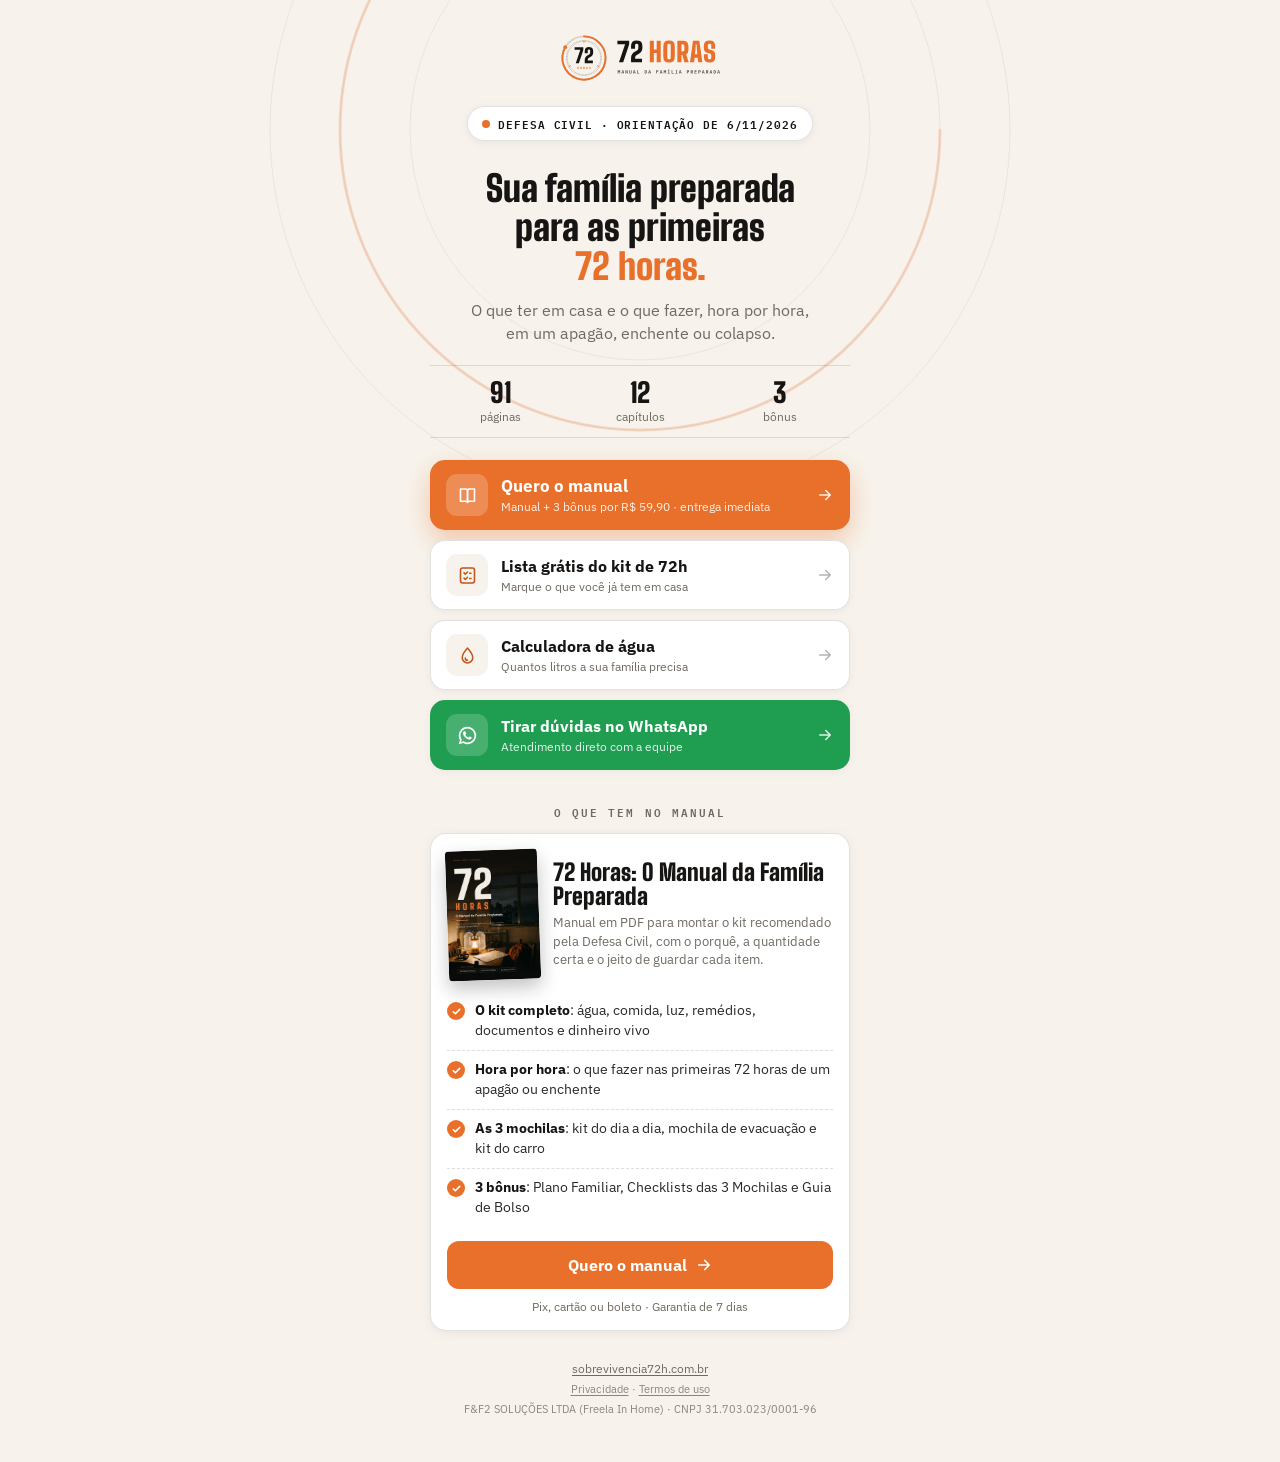
<file: link.html>
<!doctype html>
<html lang="pt-BR">
<head>
<meta charset="utf-8">
<meta name="viewport" content="width=device-width, initial-scale=1, viewport-fit=cover">
<title>Link · 72 Horas: O Manual da Família Preparada</title>
<meta name="description" content="O manual que ensina sua família a montar o kit de emergência de 72 horas recomendado pela Defesa Civil e o que fazer em cada hora de um apagão ou enchente.">
<!-- noindex: página de destino da bio do Instagram, conteúdo curto e repetido do site.
     Indexar só criaria concorrência com a home. -->
<meta name="robots" content="noindex, follow">
<link rel="canonical" href="https://sobrevivencia72h.com.br/">
<meta name="theme-color" content="#F7F3EC">
<link rel="icon" href="assets/img/logo-icone-fundo.svg" type="image/svg+xml">
<link rel="apple-touch-icon" href="assets/img/icone-512.png">
<meta property="og:type" content="website">
<meta property="og:locale" content="pt_BR">
<meta property="og:title" content="72 Horas · O Manual da Família Preparada">
<meta property="og:description" content="Kit de emergência de 72 horas: o que ter em casa e o que fazer, hora por hora.">
<meta property="og:url" content="https://sobrevivencia72h.com.br/link">
<meta property="og:image" content="https://sobrevivencia72h.com.br/assets/img/og-imagem.png">
<link rel="preload" href="assets/fonts/BigShouldersDisplay-Black.woff2" as="font" type="font/woff2" crossorigin>
<link rel="preload" href="assets/fonts/IBMPlexSans-Regular.woff2" as="font" type="font/woff2" crossorigin>
<style>
@font-face { font-family: 'Big Shoulders Display'; font-weight: 900; font-display: swap; src: url(assets/fonts/BigShouldersDisplay-Black.woff2) format('woff2'); }
@font-face { font-family: 'Big Shoulders Display'; font-weight: 800; font-display: swap; src: url(assets/fonts/BigShouldersDisplay-ExtraBold.woff2) format('woff2'); }
@font-face { font-family: 'IBM Plex Sans'; font-weight: 400; font-display: swap; src: url(assets/fonts/IBMPlexSans-Regular.woff2) format('woff2'); }
@font-face { font-family: 'IBM Plex Sans'; font-weight: 600; font-display: swap; src: url(assets/fonts/IBMPlexSans-SemiBold.woff2) format('woff2'); }
@font-face { font-family: 'IBM Plex Sans'; font-weight: 700; font-display: swap; src: url(assets/fonts/IBMPlexSans-Bold.woff2) format('woff2'); }
@font-face { font-family: 'IBM Plex Mono'; font-weight: 600; font-display: swap; src: url(assets/fonts/IBMPlexMono-SemiBold.woff2) format('woff2'); }
:root {
  --tinta: #161513; --tinta2: #2b2926; --creme: #f7f3ec; --creme2: #eee7db; --branco: #fff;
  --linha: rgba(22,21,19,.12); --muted: #6f6a61; --suave: #a39c90;
  --laranja: #e8702a; --laranja-esc: #c0561c; --wa: #1f9e52;
  --f-tit: 'Big Shoulders Display', 'Arial Narrow', sans-serif;
  --f-txt: 'IBM Plex Sans', system-ui, -apple-system, 'Segoe UI', sans-serif;
  --f-mono: 'IBM Plex Mono', ui-monospace, monospace;
  --ease: cubic-bezier(.22,.61,.36,1);
}
*, *::before, *::after { box-sizing: border-box; }
html { -webkit-text-size-adjust: 100%; }
body { margin: 0; font-family: var(--f-txt); color: var(--tinta2); background: var(--creme); -webkit-font-smoothing: antialiased; overflow-x: hidden; }
img { display: block; max-width: 100%; }
a { color: inherit; text-decoration: none; }
ul { margin: 0; padding: 0; list-style: none; }
:focus-visible { outline: 3px solid var(--laranja); outline-offset: 3px; }

/* ---------- fundo: o anel de 72h do logo, como textura (decorativo) ---------- */
.fundo { position: fixed; inset: 0; z-index: 0; pointer-events: none; overflow: hidden; }
.fundo svg { position: absolute; width: 760px; height: 760px; left: 50%; top: -250px; transform: translateX(-50%); }
.fundo circle { fill: none; stroke: var(--tinta); opacity: .06; }
.fundo .arco { stroke: var(--laranja); opacity: .22; stroke-linecap: round; animation: gira 120s linear infinite; transform-origin: 380px 380px; }
@keyframes gira { to { transform: rotate(360deg); } }

/* ---------- coluna única, pensada para o celular ---------- */
.lk { position: relative; z-index: 1; width: min(100% - 32px, 420px); margin: 0 auto;
  padding: max(32px, env(safe-area-inset-top)) 0 max(40px, env(safe-area-inset-bottom)); }

/* ---------- cabeçalho ---------- */
.lk__head { text-align: center; }
.lk__logo { display: inline-block; }
.lk__logo img { height: 52px; width: auto; margin: 0 auto; }
.lk__selo { display: inline-flex; align-items: center; gap: 8px; margin-top: 18px; padding: 7px 14px; border-radius: 999px;
  background: var(--branco); border: 1px solid var(--linha); box-shadow: 0 2px 10px rgba(22,21,19,.06);
  font-family: var(--f-mono); font-size: .68rem; font-weight: 600; letter-spacing: .08em; text-transform: uppercase; color: var(--tinta); }
.lk__ponto { width: 8px; height: 8px; border-radius: 50%; background: var(--laranja); flex: none; animation: pulso 2s infinite; }
@keyframes pulso { 0% { box-shadow: 0 0 0 0 rgba(232,112,42,.6); } 70% { box-shadow: 0 0 0 9px rgba(232,112,42,0); } 100% { box-shadow: 0 0 0 0 rgba(232,112,42,0); } }
.lk__h1 { margin: 18px 0 0; font-family: var(--f-tit); font-weight: 900; font-size: clamp(1.8rem, 7.6vw, 2.25rem); line-height: 1.08; color: var(--tinta); }
.lk__h1 span { display: block; }
.lk__h1 em { font-style: normal; color: var(--laranja); display: block; }
.lk__sub { margin: 12px auto 0; max-width: 34ch; font-size: .97rem; line-height: 1.5; color: var(--muted); }
.lk__nums { display: flex; margin-top: 20px; padding: 13px 0; border-top: 1px solid var(--linha); border-bottom: 1px solid var(--linha); }
.lk__nums li { flex: 1; display: flex; flex-direction: column; gap: 3px; }
.lk__nums b { font-family: var(--f-tit); font-weight: 900; font-size: 1.7rem; line-height: 1; color: var(--tinta); }
.lk__nums span { font-size: .72rem; color: var(--muted); }

/* ---------- contador (prazo real, o mesmo do site) ---------- */
.cd { margin-top: 22px; padding: 14px 16px 16px; border-radius: 16px; background: var(--tinta); color: #d9d2c5; text-align: center;
  box-shadow: 0 10px 28px rgba(22,21,19,.18); }
.cd__t { margin: 0 0 8px; font-family: var(--f-mono); font-size: .7rem; font-weight: 600; letter-spacing: .12em; text-transform: uppercase; color: var(--laranja); }
.cd__nums { display: flex; justify-content: center; align-items: flex-start; gap: 6px; }
.cd__nums span { display: flex; flex-direction: column; align-items: center; min-width: 64px; font-size: .68rem; color: var(--suave); }
.cd__nums b { font-family: var(--f-tit); font-weight: 900; font-size: 2.4rem; line-height: 1; color: var(--creme); font-variant-numeric: tabular-nums; }
.cd__nums i { font-style: normal; font-family: var(--f-tit); font-weight: 900; font-size: 2rem; line-height: 1.05; color: #4a463f; }
.cd__preco { margin: 10px 0 0; padding-top: 10px; border-top: 1px solid #34312c; font-size: .85rem; color: var(--suave); }
.cd__preco strong { font-family: var(--f-tit); font-weight: 900; font-size: 1.5rem; color: var(--creme); vertical-align: -2px; margin-left: 2px; }

/* ---------- botões estilo linktree ---------- */
.lk__links { display: flex; flex-direction: column; gap: 10px; margin-top: 22px; }
.lk__btn { display: flex; align-items: center; gap: 13px; min-height: 68px; padding: 13px 15px; border-radius: 15px;
  background: var(--branco); border: 1px solid var(--linha); box-shadow: 0 2px 10px rgba(22,21,19,.05);
  transition: transform .18s var(--ease), box-shadow .18s var(--ease); -webkit-tap-highlight-color: transparent; }
.lk__btn:hover { transform: translateY(-2px); box-shadow: 0 10px 24px rgba(22,21,19,.1); }
.lk__btn:active { transform: scale(.985); }
.lk__ic { flex: none; display: grid; place-items: center; width: 42px; height: 42px; border-radius: 11px; background: var(--creme); color: var(--laranja-esc); }
.lk__ic svg { width: 21px; height: 21px; fill: none; stroke: currentColor; stroke-width: 1.8; stroke-linecap: round; stroke-linejoin: round; }
.lk__ic .cheio { fill: currentColor; stroke: none; }
.lk__txt { flex: 1; min-width: 0; display: flex; flex-direction: column; gap: 2px; text-align: left; }
.lk__txt b { font-size: 1rem; font-weight: 700; line-height: 1.2; color: var(--tinta); }
.lk__txt small { font-size: .78rem; line-height: 1.3; color: var(--muted); }
.lk__go { flex: none; width: 18px; height: 18px; fill: none; stroke: currentColor; stroke-width: 2; stroke-linecap: round; stroke-linejoin: round; opacity: .35; transition: .18s var(--ease); }
.lk__btn:hover .lk__go { opacity: .9; transform: translateX(2px); }
/* principal: laranja da marca */
.lk__btn--pri { background: var(--laranja); border-color: transparent; box-shadow: 0 10px 26px rgba(232,112,42,.35); }
.lk__btn--pri:hover { background: var(--laranja-esc); box-shadow: 0 14px 30px rgba(192,86,28,.35); }
.lk__btn--pri .lk__ic { background: rgba(255,255,255,.2); color: #fff; }
.lk__btn--pri .lk__txt b { color: #fff; font-size: 1.08rem; }
.lk__btn--pri .lk__txt small { color: rgba(255,255,255,.88); }
.lk__btn--pri .lk__go { color: #fff; opacity: .9; }
/* WhatsApp: verde escurecido para manter contraste com o texto branco */
.lk__btn--wa { background: var(--wa); border-color: transparent; }
.lk__btn--wa .lk__ic { background: rgba(255,255,255,.18); color: #fff; }
.lk__btn--wa .lk__txt b { color: #fff; }
.lk__btn--wa .lk__txt small { color: rgba(255,255,255,.88); }
.lk__btn--wa .lk__go { color: #fff; opacity: .85; }

/* ---------- cartão do manual (resumo do conteúdo) ---------- */
.lk__h2 { margin: 32px 0 0; font-family: var(--f-mono); font-size: .7rem; font-weight: 600; letter-spacing: .18em; text-transform: uppercase; color: var(--muted); text-align: center; }
.card { margin-top: 12px; overflow: hidden; border-radius: 16px; background: var(--branco); border: 1px solid var(--linha); box-shadow: 0 2px 12px rgba(22,21,19,.06); }
.card__topo { display: flex; gap: 14px; align-items: center; padding: 16px 16px 4px; }
.card__capa { flex: none; width: 92px; height: auto; aspect-ratio: 480 / 678; border-radius: 4px; box-shadow: 0 8px 18px rgba(22,21,19,.25); transform: rotate(-2deg); }
.card__t { margin: 0; font-family: var(--f-tit); font-weight: 900; font-size: 1.45rem; line-height: 1.02; color: var(--tinta); }
.card__s { margin: 6px 0 0; font-size: .82rem; line-height: 1.4; color: var(--muted); }
.card__lista { padding: 8px 16px 4px; }
.card__lista li { display: flex; gap: 10px; align-items: flex-start; padding: 9px 0; border-top: 1px dashed rgba(22,21,19,.14); font-size: .88rem; line-height: 1.42; }
.card__lista li:first-child { border-top: 0; }
.card__lista li::before { content: ''; flex: none; width: 18px; height: 18px; margin-top: 1px; border-radius: 50%; background: var(--laranja)
  url("data:image/svg+xml,%3Csvg xmlns='http://www.w3.org/2000/svg' viewBox='0 0 24 24' fill='none' stroke='white' stroke-width='3.5' stroke-linecap='round' stroke-linejoin='round'%3E%3Cpath d='M5 12.5l4.5 4.5L19 7.5'/%3E%3C/svg%3E") center / 11px no-repeat; }
.card__lista strong { color: var(--tinta); }
.card__go { display: flex; align-items: center; justify-content: center; gap: 8px; margin: 10px 16px 16px; padding: 14px; border-radius: 12px;
  background: var(--laranja); color: #fff; font-weight: 700; font-size: 1rem; transition: background .18s var(--ease); }
.card__go:hover { background: var(--laranja-esc); }
.card__go svg { width: 18px; height: 18px; fill: none; stroke: currentColor; stroke-width: 2.2; stroke-linecap: round; stroke-linejoin: round; }
.card__garantia { margin: -6px 16px 16px; text-align: center; font-size: .74rem; color: var(--muted); }

/* ---------- rodapé ---------- */
.lk__foot { margin-top: 30px; text-align: center; font-size: .74rem; color: var(--muted); }
.lk__foot p { margin: 0 0 6px; }
.lk__foot a { text-decoration: underline; text-underline-offset: 2px; }
.lk__foot .sm { opacity: .8; font-size: .68rem; }

@media (prefers-reduced-motion: reduce) {
  .fundo .arco, .lk__ponto { animation: none; }
  .lk__btn, .lk__go { transition: none; }
  .lk__btn:hover { transform: none; }
}
</style>
</head>
<body>

<div class="fundo" aria-hidden="true">
  <svg viewBox="0 0 760 760">
    <circle cx="380" cy="380" r="370" stroke-width="1"/>
    <circle cx="380" cy="380" r="300" stroke-width="1"/>
    <circle cx="380" cy="380" r="230" stroke-width="1"/>
    <circle class="arco" cx="380" cy="380" r="300" stroke-width="3" stroke-dasharray="1414 471"/>
  </svg>
</div>

<main class="lk">

  <header class="lk__head">
    <a class="lk__logo" href="./?utm_source=instagram&amp;utm_medium=bio&amp;utm_campaign=link" aria-label="72 Horas, página inicial">
      <img src="assets/img/logo-horizontal-claro.svg" alt="72 Horas: O Manual da Família Preparada" width="379" height="120">
    </a>
    <br>
    <p class="lk__selo"><span class="lk__ponto"></span>Defesa Civil · orientação de 6/11/2026</p>
    <h1 class="lk__h1">
      <span>Sua família preparada</span>
      <span>para as primeiras</span>
      <em>72 horas.</em>
    </h1>
    <p class="lk__sub">O que ter em casa e o que fazer, hora por hora, em um apagão, enchente ou colapso.</p>
    <ul class="lk__nums">
      <li><b>91</b><span>páginas</span></li>
      <li><b>12</b><span>capítulos</span></li>
      <li><b>3</b><span>bônus</span></li>
    </ul>
  </header>

  <div class="cd" id="contador" hidden>
    <p class="cd__t">O preço de lançamento termina em</p>
    <div class="cd__nums" role="timer" aria-live="off">
      <span><b id="cd-h">72</b>horas</span><i>:</i><span><b id="cd-m">00</b>min</span><i>:</i><span><b id="cd-s">00</b>seg</span>
    </div>
    <p class="cd__preco"><span id="preco-de">de <s>R$ 59,90</s> por</span> R$ <strong data-preco>39,90</strong></p>
  </div>

  <nav class="lk__links" aria-label="Links">
    <a class="lk__btn lk__btn--pri" href="./?utm_source=instagram&amp;utm_medium=bio&amp;utm_campaign=link#oferta">
      <span class="lk__ic" aria-hidden="true"><svg viewBox="0 0 24 24"><path d="M4 4.5h6a2 2 0 0 1 2 2V20a1.5 1.5 0 0 0-1.5-1.5H4z"/><path d="M20 4.5h-6a2 2 0 0 0-2 2V20a1.5 1.5 0 0 1 1.5-1.5H20z"/></svg></span>
      <span class="lk__txt"><b>Quero o manual</b><small>Manual + 3 bônus por R$ <span data-preco>39,90</span> · entrega imediata</small></span>
      <svg class="lk__go" viewBox="0 0 24 24" aria-hidden="true"><path d="M5 12h14M13 6l6 6-6 6"/></svg>
    </a>

    <a class="lk__btn" href="./?utm_source=instagram&amp;utm_medium=bio&amp;utm_campaign=link#lista">
      <span class="lk__ic" aria-hidden="true"><svg viewBox="0 0 24 24"><rect x="4" y="3.5" width="16" height="17" rx="2.5"/><path d="m8 9 1.5 1.5L12 8M8 15l1.5 1.5L12 14M14.5 9.5H16M14.5 15.5H16"/></svg></span>
      <span class="lk__txt"><b>Lista grátis do kit de 72h</b><small>Marque o que você já tem em casa</small></span>
      <svg class="lk__go" viewBox="0 0 24 24" aria-hidden="true"><path d="M5 12h14M13 6l6 6-6 6"/></svg>
    </a>

    <a class="lk__btn" href="./?utm_source=instagram&amp;utm_medium=bio&amp;utm_campaign=link#agua">
      <span class="lk__ic" aria-hidden="true"><svg viewBox="0 0 24 24"><path d="M12 3.5s-6 6.6-6 11a6 6 0 0 0 12 0c0-4.4-6-11-6-11Z"/><path d="M9.5 15a2.5 2.5 0 0 0 2.5 2.5"/></svg></span>
      <span class="lk__txt"><b>Calculadora de água</b><small>Quantos litros a sua família precisa</small></span>
      <svg class="lk__go" viewBox="0 0 24 24" aria-hidden="true"><path d="M5 12h14M13 6l6 6-6 6"/></svg>
    </a>

    <a class="lk__btn lk__btn--wa" href="https://wa.me/5548991657775?text=Ol%C3%A1!%20Vim%20pelo%20Instagram%20e%20tenho%20uma%20d%C3%BAvida%20sobre%20o%20manual%2072%20Horas." target="_blank" rel="noopener">
      <span class="lk__ic" aria-hidden="true"><svg viewBox="0 0 24 24"><path class="cheio" d="M12 2a10 10 0 0 0-8.6 15.1L2 22l5-1.3A10 10 0 1 0 12 2Zm0 18a8 8 0 0 1-4.1-1.1l-.3-.2-3 .8.8-2.9-.2-.3A8 8 0 1 1 12 20Zm4.4-6c-.2-.1-1.4-.7-1.6-.8-.2-.1-.4-.1-.6.1l-.8 1c-.1.2-.3.2-.5.1a6.5 6.5 0 0 1-1.9-1.2 7.3 7.3 0 0 1-1.4-1.7c-.1-.2 0-.4.1-.5l.4-.5c.1-.2.2-.3.3-.5 0-.2 0-.3 0-.5l-.8-1.9c-.2-.5-.4-.4-.6-.4h-.5c-.2 0-.5.1-.7.3-.2.3-.9.9-.9 2.1 0 1.2.9 2.4 1 2.6.1.2 1.7 2.7 4.2 3.8.6.3 1 .4 1.4.5.6.2 1.1.2 1.5.1.5-.1 1.4-.6 1.6-1.1.2-.6.2-1 .1-1.1Z"/></svg></span>
      <span class="lk__txt"><b>Tirar dúvidas no WhatsApp</b><small>Atendimento direto com a equipe</small></span>
      <svg class="lk__go" viewBox="0 0 24 24" aria-hidden="true"><path d="M5 12h14M13 6l6 6-6 6"/></svg>
    </a>
  </nav>

  <h2 class="lk__h2">O que tem no manual</h2>
  <section class="card" aria-label="Resumo do manual">
    <div class="card__topo">
      <img class="card__capa" src="assets/img/manual-capa-p.webp" alt="Capa do manual 72 Horas" width="480" height="678" loading="lazy">
      <div>
        <p class="card__t">72 Horas: O Manual da Família Preparada</p>
        <p class="card__s">Manual em PDF para montar o kit recomendado pela Defesa Civil, com o porquê, a quantidade certa e o jeito de guardar cada item.</p>
      </div>
    </div>
    <ul class="card__lista">
      <li><span><strong>O kit completo</strong>: água, comida, luz, remédios, documentos e dinheiro vivo</span></li>
      <li><span><strong>Hora por hora</strong>: o que fazer nas primeiras 72 horas de um apagão ou enchente</span></li>
      <li><span><strong>As 3 mochilas</strong>: kit do dia a dia, mochila de evacuação e kit do carro</span></li>
      <li><span><strong>3 bônus</strong>: Plano Familiar, Checklists das 3 Mochilas e Guia de Bolso</span></li>
    </ul>
    <a class="card__go" href="./?utm_source=instagram&amp;utm_medium=bio&amp;utm_campaign=link-card#oferta">
      Quero o manual
      <svg viewBox="0 0 24 24" aria-hidden="true"><path d="M5 12h14M13 6l6 6-6 6"/></svg>
    </a>
    <p class="card__garantia">Pix, cartão ou boleto · Garantia de 7 dias</p>
  </section>

  <footer class="lk__foot">
    <p><a href="./?utm_source=instagram&amp;utm_medium=bio&amp;utm_campaign=link">sobrevivencia72h.com.br</a></p>
    <p class="sm"><a href="politica-de-privacidade.html">Privacidade</a> · <a href="termos-de-uso.html">Termos de uso</a></p>
    <p class="sm">F&amp;F2 SOLUÇÕES LTDA (Freela In Home) · CNPJ 31.703.023/0001-96</p>
  </footer>
</main>

<script>
/* Mesmo prazo real do site: preço e fim da oferta vêm de api/oferta.php. */
(function () {
  'use strict';
  var box = document.getElementById('contador');
  function preco(v) {
    Array.prototype.forEach.call(document.querySelectorAll('[data-preco]'), function (el) { el.textContent = v; });
    document.getElementById('preco-de').hidden = v === '59,90';
  }
  function dois(n) { return String(n).padStart(2, '0'); }
  fetch('api/oferta.php', { cache: 'no-store' })
    .then(function (r) { if (!r.ok) throw 0; return r.json(); })
    .then(function (d) {
      preco(String(d.preco).replace('.', ','));
      if (!d.fim) return;
      var fim = d.fim * 1000;
      var ajuste = d.agora ? d.agora * 1000 - Date.now() : 0; /* corrige relógio errado do celular */
      box.hidden = false;
      (function tick() {
        var resta = fim - (Date.now() + ajuste);
        if (resta <= 0) { box.hidden = true; preco('59,90'); return; }
        document.getElementById('cd-h').textContent = dois(Math.floor(resta / 3600000));
        document.getElementById('cd-m').textContent = dois(Math.floor(resta % 3600000 / 60000));
        document.getElementById('cd-s').textContent = dois(Math.floor(resta % 60000 / 1000));
        setTimeout(tick, 1000);
      })();
    })
    .catch(function () { /* sem PHP (prévia): mantém o preço do HTML e o contador escondido */ });
})();
</script>
</body>
</html>
</file>
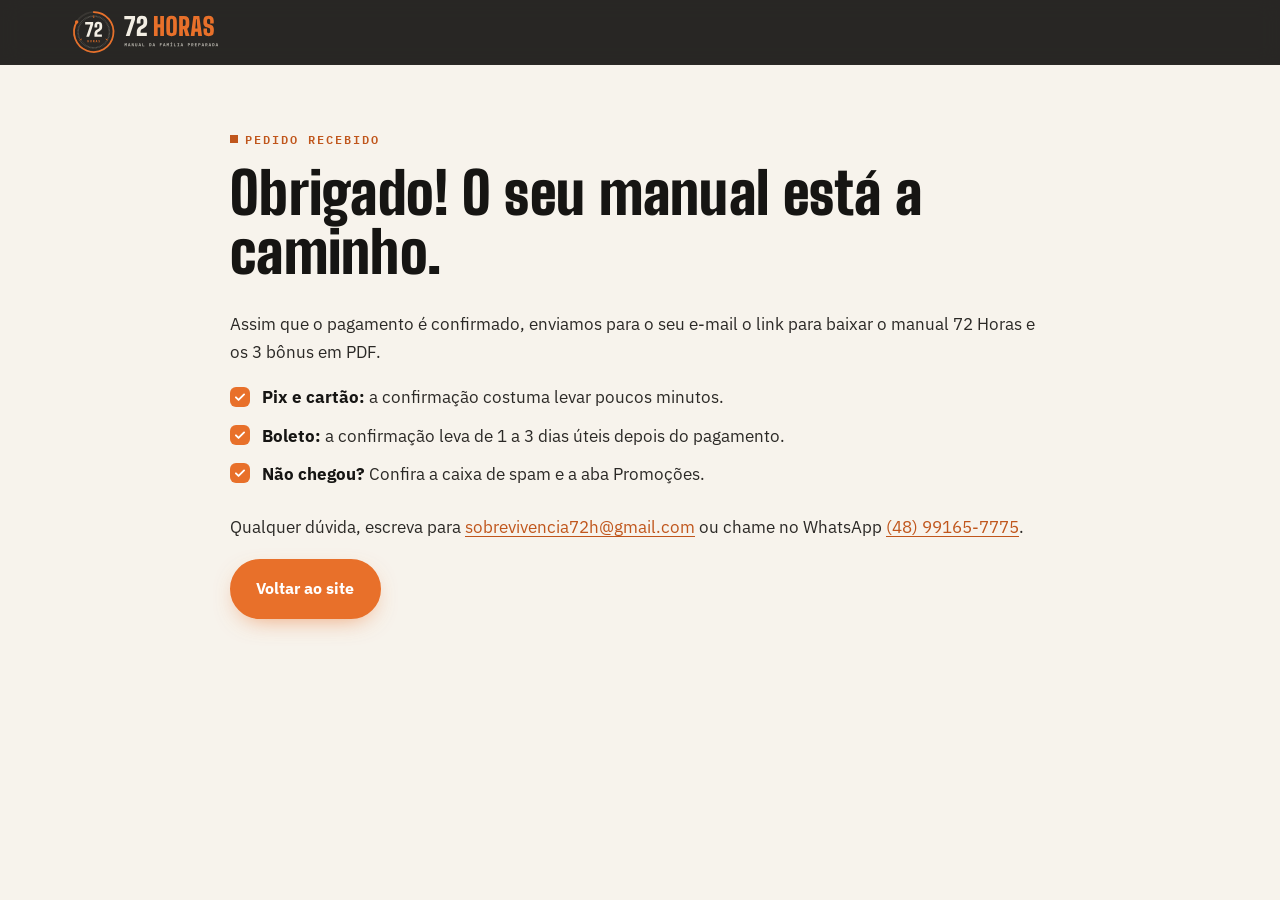
<file: obrigado.html>
<!doctype html>
<html lang="pt-BR">
<head>
<meta charset="utf-8"><meta name="viewport" content="width=device-width, initial-scale=1">
<meta name="robots" content="noindex, nofollow">
<title>Pagamento recebido · 72 Horas</title>
<link rel="icon" href="assets/img/logo-icone-fundo.svg" type="image/svg+xml">
<link rel="stylesheet" href="assets/css/site.css?v=1">
</head>
<body>
<header class="topo"><div class="topo__barra"><a class="marca" href="./"><img src="assets/img/logo-horizontal-escuro.svg" alt="72 Horas" width="190" height="45"></a></div></header>
<main class="pagina"><div class="caixa caixa--estreita">
  <p class="rotulo">Pedido recebido</p>
  <h1>Obrigado! O seu manual está a caminho.</h1>
  <p>Assim que o pagamento é confirmado, enviamos para o seu e-mail o link para baixar o manual 72 Horas e os 3 bônus em PDF.</p>
  <ul class="lista-check">
    <li><strong>Pix e cartão:</strong> a confirmação costuma levar poucos minutos.</li>
    <li><strong>Boleto:</strong> a confirmação leva de 1 a 3 dias úteis depois do pagamento.</li>
    <li><strong>Não chegou?</strong> Confira a caixa de spam e a aba Promoções.</li>
  </ul>
  <p>Qualquer dúvida, escreva para <a href="mailto:sobrevivencia72h@gmail.com">sobrevivencia72h@gmail.com</a> ou chame no WhatsApp <a href="https://wa.me/5548991657775">(48) 99165-7775</a>.</p>
  <p><a class="btn" href="./">Voltar ao site</a></p>
</div></main>
</body>
</html>
</file>
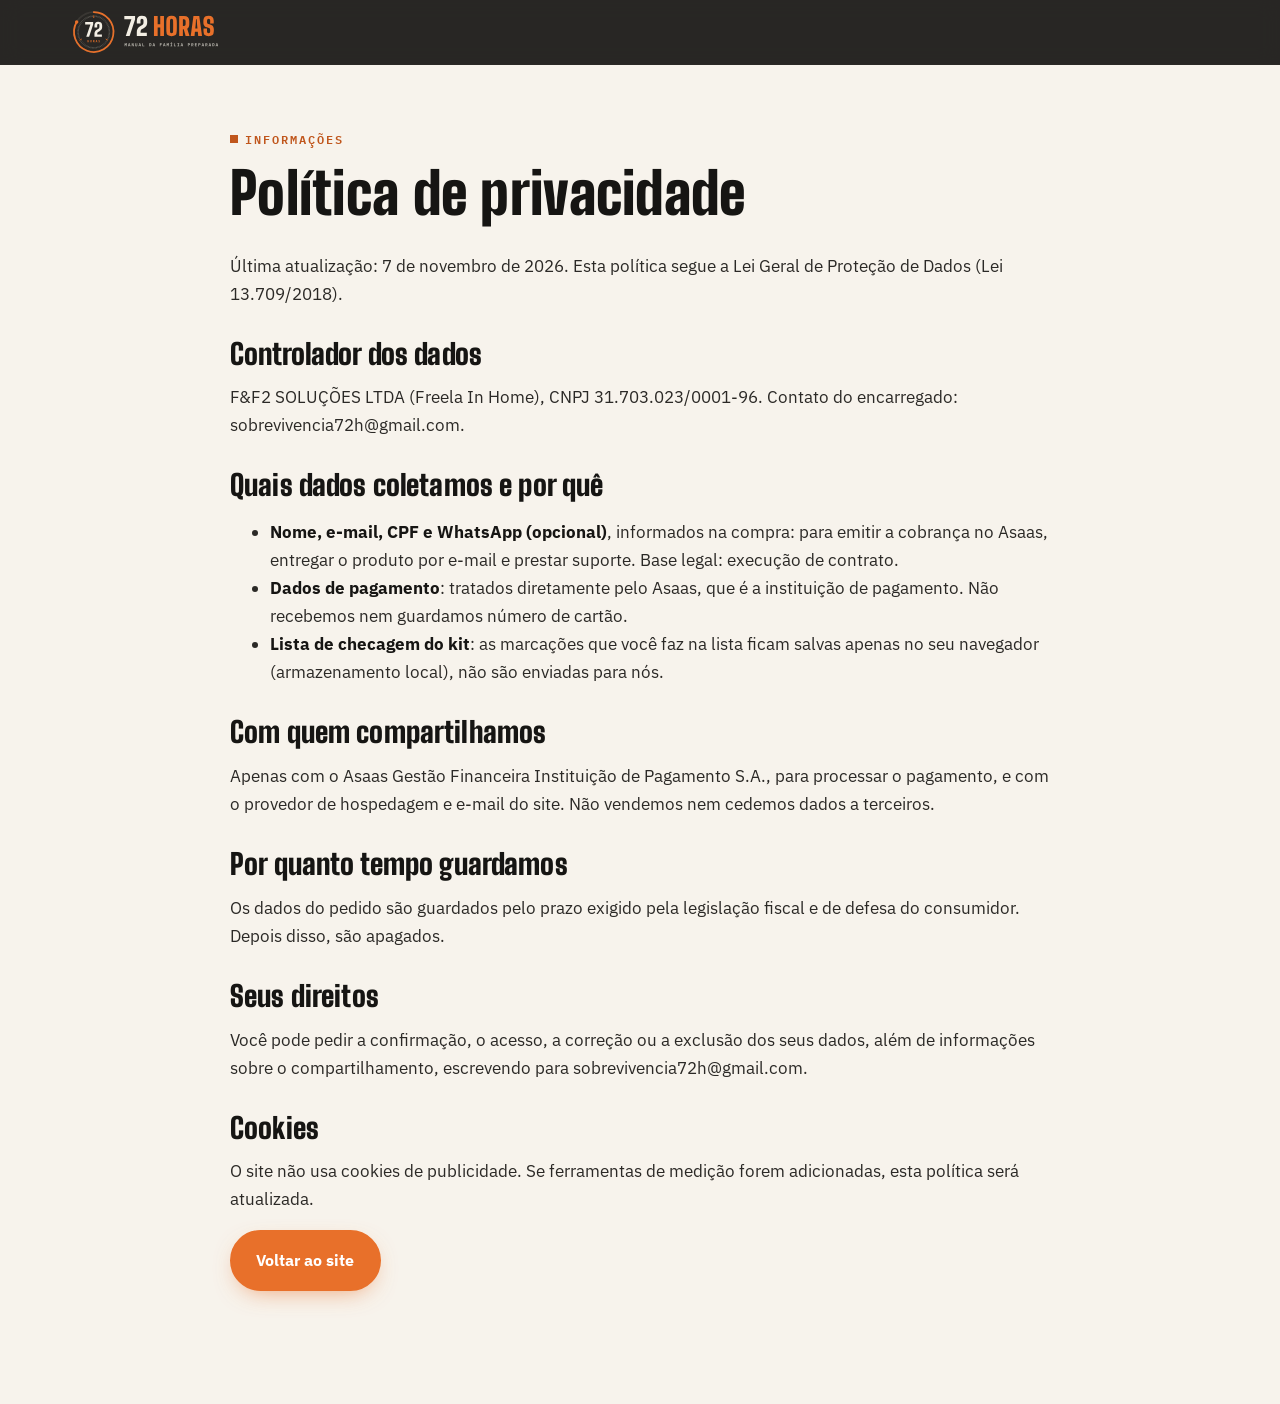
<file: politica-de-privacidade.html>
<!doctype html>
<html lang="pt-BR">
<head>
<meta charset="utf-8"><meta name="viewport" content="width=device-width, initial-scale=1">
<title>Política de privacidade · 72 Horas</title>
<meta name="description" content="Como o site sobrevivencia72h.com.br coleta, usa e protege os seus dados pessoais, conforme a LGPD.">
<link rel="canonical" href="https://sobrevivencia72h.com.br/politica-de-privacidade.html">
<link rel="icon" href="assets/img/logo-icone-fundo.svg" type="image/svg+xml">
<link rel="stylesheet" href="assets/css/site.css?v=1">
</head>
<body>
<header class="topo"><div class="topo__barra"><a class="marca" href="./"><img src="assets/img/logo-horizontal-escuro.svg" alt="72 Horas" width="190" height="45"></a></div></header>
<main class="pagina"><div class="caixa caixa--estreita">
  <p class="rotulo">Informações</p>
  <h1>Política de privacidade</h1>
  <p>Última atualização: 7 de novembro de 2026. Esta política segue a Lei Geral de Proteção de Dados (Lei 13.709/2018).</p>

  <h2>Controlador dos dados</h2>
  <p>F&amp;F2 SOLUÇÕES LTDA (Freela In Home), CNPJ 31.703.023/0001-96. Contato do encarregado: sobrevivencia72h@gmail.com.</p>

  <h2>Quais dados coletamos e por quê</h2>
  <ul>
    <li><strong>Nome, e-mail, CPF e WhatsApp (opcional)</strong>, informados na compra: para emitir a cobrança no Asaas, entregar o produto por e-mail e prestar suporte. Base legal: execução de contrato.</li>
    <li><strong>Dados de pagamento</strong>: tratados diretamente pelo Asaas, que é a instituição de pagamento. Não recebemos nem guardamos número de cartão.</li>
    <li><strong>Lista de checagem do kit</strong>: as marcações que você faz na lista ficam salvas apenas no seu navegador (armazenamento local), não são enviadas para nós.</li>
  </ul>

  <h2>Com quem compartilhamos</h2>
  <p>Apenas com o Asaas Gestão Financeira Instituição de Pagamento S.A., para processar o pagamento, e com o provedor de hospedagem e e-mail do site. Não vendemos nem cedemos dados a terceiros.</p>

  <h2>Por quanto tempo guardamos</h2>
  <p>Os dados do pedido são guardados pelo prazo exigido pela legislação fiscal e de defesa do consumidor. Depois disso, são apagados.</p>

  <h2>Seus direitos</h2>
  <p>Você pode pedir a confirmação, o acesso, a correção ou a exclusão dos seus dados, além de informações sobre o compartilhamento, escrevendo para sobrevivencia72h@gmail.com.</p>

  <h2>Cookies</h2>
  <p>O site não usa cookies de publicidade. Se ferramentas de medição forem adicionadas, esta política será atualizada.</p>
  <p><a class="btn" href="./">Voltar ao site</a></p>
</div></main>
</body>
</html>
</file>
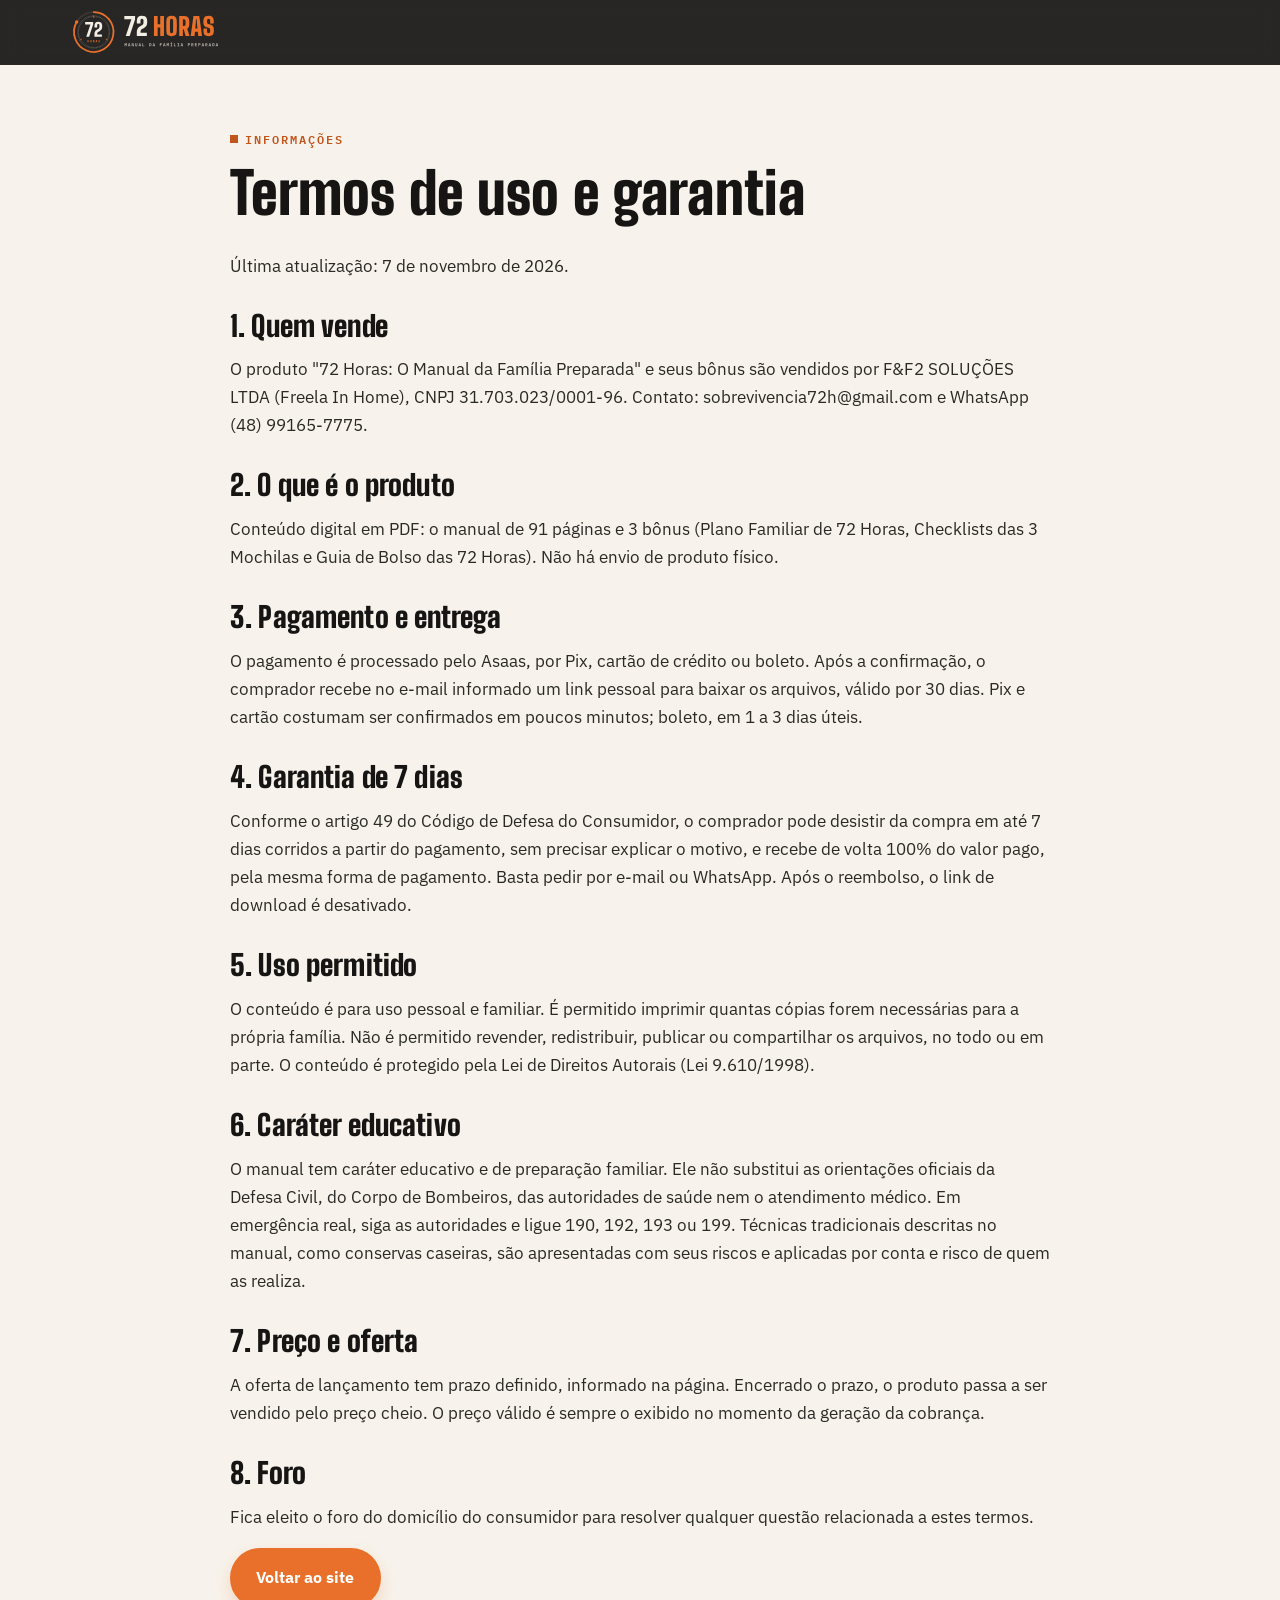
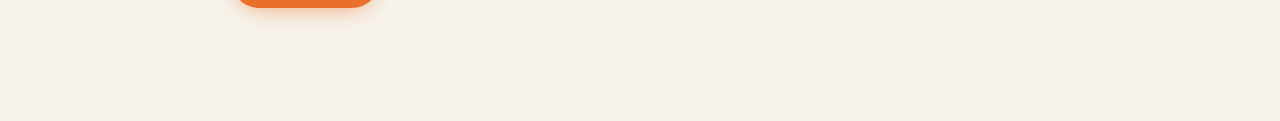
<file: termos-de-uso.html>
<!doctype html>
<html lang="pt-BR">
<head>
<meta charset="utf-8"><meta name="viewport" content="width=device-width, initial-scale=1">
<title>Termos de uso e garantia · 72 Horas</title>
<meta name="description" content="Termos de uso, entrega, direitos autorais e garantia de 7 dias do manual 72 Horas: O Manual da Família Preparada.">
<link rel="canonical" href="https://sobrevivencia72h.com.br/termos-de-uso.html">
<link rel="icon" href="assets/img/logo-icone-fundo.svg" type="image/svg+xml">
<link rel="stylesheet" href="assets/css/site.css?v=1">
</head>
<body>
<header class="topo"><div class="topo__barra"><a class="marca" href="./"><img src="assets/img/logo-horizontal-escuro.svg" alt="72 Horas" width="190" height="45"></a></div></header>
<main class="pagina"><div class="caixa caixa--estreita">
  <p class="rotulo">Informações</p>
  <h1>Termos de uso e garantia</h1>
  <p>Última atualização: 7 de novembro de 2026.</p>

  <h2>1. Quem vende</h2>
  <p>O produto "72 Horas: O Manual da Família Preparada" e seus bônus são vendidos por F&amp;F2 SOLUÇÕES LTDA (Freela In Home), CNPJ 31.703.023/0001-96. Contato: sobrevivencia72h@gmail.com e WhatsApp (48) 99165-7775.</p>

  <h2>2. O que é o produto</h2>
  <p>Conteúdo digital em PDF: o manual de 91 páginas e 3 bônus (Plano Familiar de 72 Horas, Checklists das 3 Mochilas e Guia de Bolso das 72 Horas). Não há envio de produto físico.</p>

  <h2>3. Pagamento e entrega</h2>
  <p>O pagamento é processado pelo Asaas, por Pix, cartão de crédito ou boleto. Após a confirmação, o comprador recebe no e-mail informado um link pessoal para baixar os arquivos, válido por 30 dias. Pix e cartão costumam ser confirmados em poucos minutos; boleto, em 1 a 3 dias úteis.</p>

  <h2>4. Garantia de 7 dias</h2>
  <p>Conforme o artigo 49 do Código de Defesa do Consumidor, o comprador pode desistir da compra em até 7 dias corridos a partir do pagamento, sem precisar explicar o motivo, e recebe de volta 100% do valor pago, pela mesma forma de pagamento. Basta pedir por e-mail ou WhatsApp. Após o reembolso, o link de download é desativado.</p>

  <h2>5. Uso permitido</h2>
  <p>O conteúdo é para uso pessoal e familiar. É permitido imprimir quantas cópias forem necessárias para a própria família. Não é permitido revender, redistribuir, publicar ou compartilhar os arquivos, no todo ou em parte. O conteúdo é protegido pela Lei de Direitos Autorais (Lei 9.610/1998).</p>

  <h2>6. Caráter educativo</h2>
  <p>O manual tem caráter educativo e de preparação familiar. Ele não substitui as orientações oficiais da Defesa Civil, do Corpo de Bombeiros, das autoridades de saúde nem o atendimento médico. Em emergência real, siga as autoridades e ligue 190, 192, 193 ou 199. Técnicas tradicionais descritas no manual, como conservas caseiras, são apresentadas com seus riscos e aplicadas por conta e risco de quem as realiza.</p>

  <h2>7. Preço e oferta</h2>
  <p>A oferta de lançamento tem prazo definido, informado na página. Encerrado o prazo, o produto passa a ser vendido pelo preço cheio. O preço válido é sempre o exibido no momento da geração da cobrança.</p>

  <h2>8. Foro</h2>
  <p>Fica eleito o foro do domicílio do consumidor para resolver qualquer questão relacionada a estes termos.</p>
  <p><a class="btn" href="./">Voltar ao site</a></p>
</div></main>
</body>
</html>
</file>
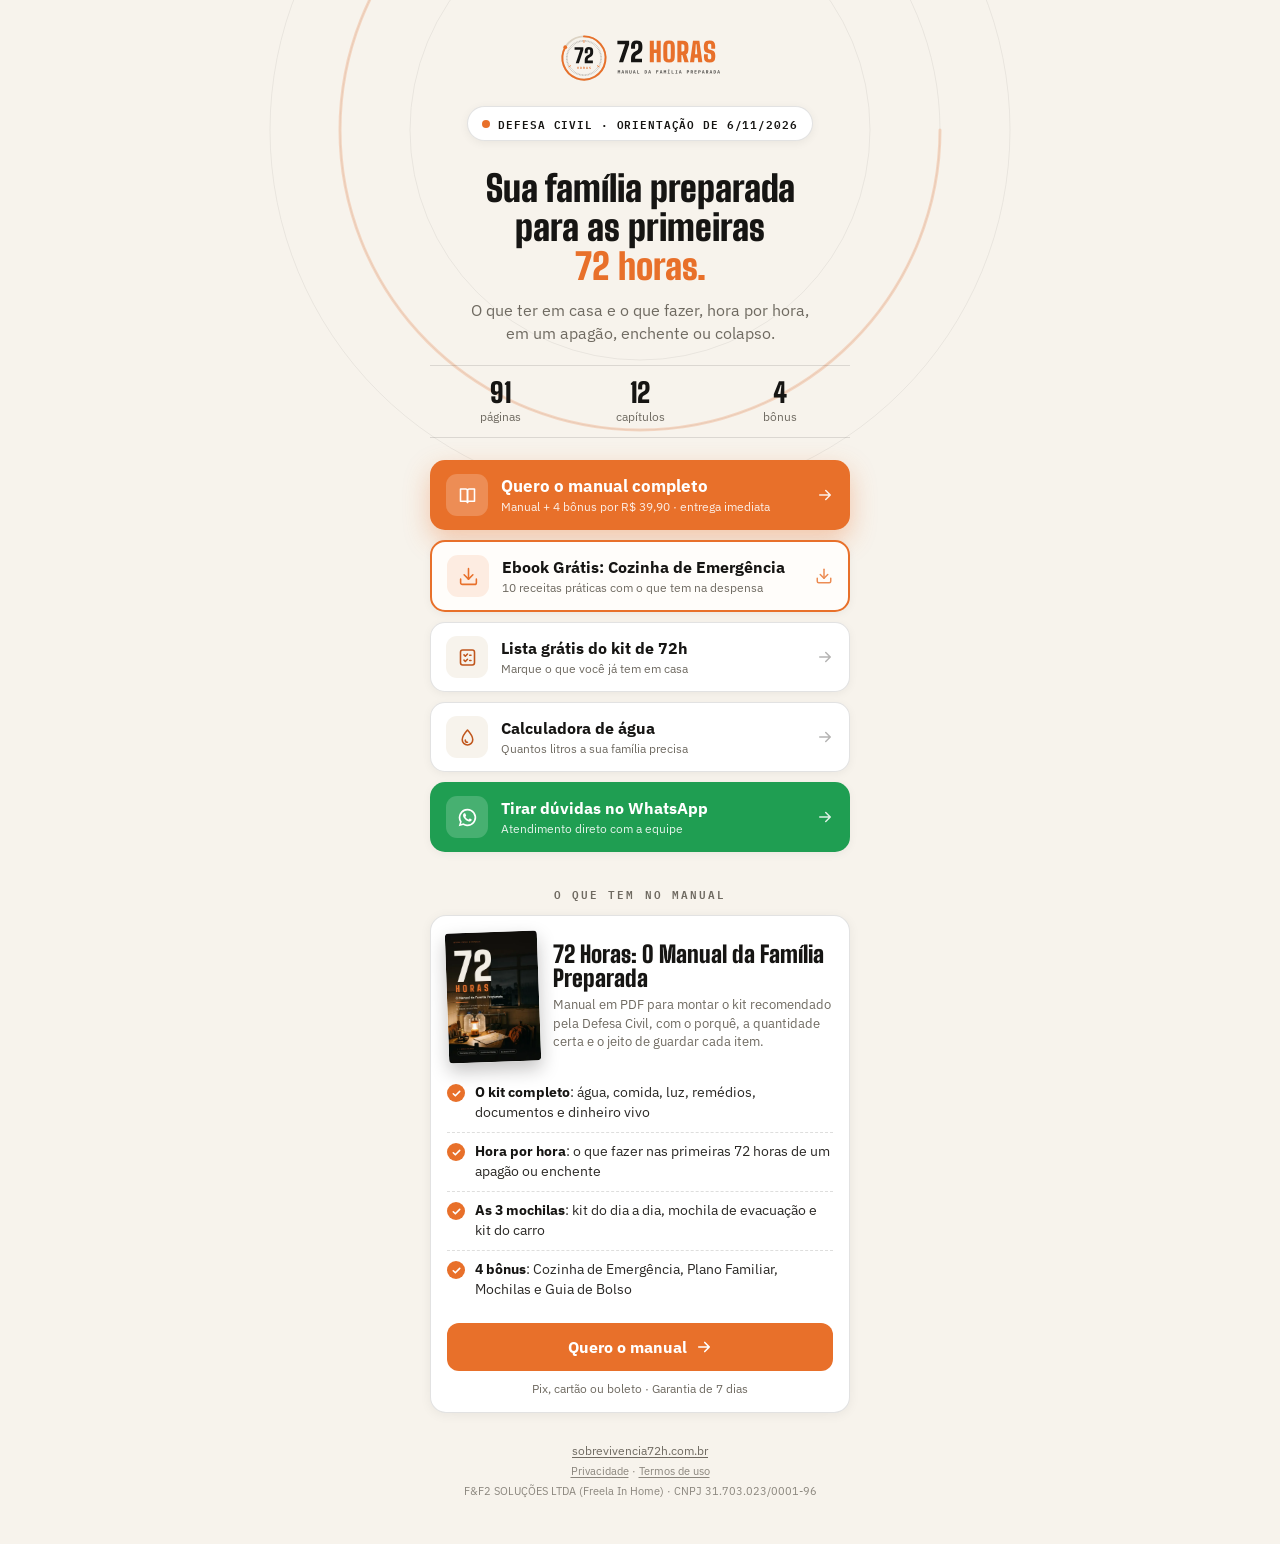
<file: public/link.html>
<!doctype html>
<html lang="pt-BR">
<head>
<meta charset="utf-8">
<meta name="viewport" content="width=device-width, initial-scale=1, viewport-fit=cover">
<title>Link · 72 Horas: O Manual da Família Preparada</title>
<meta name="description" content="O manual que ensina sua família a montar o kit de emergência de 72 horas recomendado pela Defesa Civil e o que fazer em cada hora de um apagão ou enchente.">
<!-- noindex: página de destino da bio do Instagram, conteúdo curto e repetido do site.
     Indexar só criaria concorrência com a home. -->
<meta name="robots" content="noindex, follow">
<link rel="canonical" href="https://sobrevivencia72h.com.br/">
<meta name="theme-color" content="#F7F3EC">
<link rel="icon" href="assets/img/logo-icone-fundo.svg" type="image/svg+xml">
<link rel="apple-touch-icon" href="assets/img/icone-512.png">
<meta property="og:type" content="website">
<meta property="og:locale" content="pt_BR">
<meta property="og:title" content="72 Horas · O Manual da Família Preparada">
<meta property="og:description" content="Kit de emergência de 72 horas: o que ter em casa e o que fazer, hora por hora.">
<meta property="og:url" content="https://sobrevivencia72h.com.br/link">
<meta property="og:image" content="https://sobrevivencia72h.com.br/assets/img/og-imagem.png">
<link rel="preload" href="assets/fonts/BigShouldersDisplay-Black.woff2" as="font" type="font/woff2" crossorigin>
<link rel="preload" href="assets/fonts/IBMPlexSans-Regular.woff2" as="font" type="font/woff2" crossorigin>
<style>
@font-face { font-family: 'Big Shoulders Display'; font-weight: 900; font-display: swap; src: url(assets/fonts/BigShouldersDisplay-Black.woff2) format('woff2'); }
@font-face { font-family: 'Big Shoulders Display'; font-weight: 800; font-display: swap; src: url(assets/fonts/BigShouldersDisplay-ExtraBold.woff2) format('woff2'); }
@font-face { font-family: 'IBM Plex Sans'; font-weight: 400; font-display: swap; src: url(assets/fonts/IBMPlexSans-Regular.woff2) format('woff2'); }
@font-face { font-family: 'IBM Plex Sans'; font-weight: 600; font-display: swap; src: url(assets/fonts/IBMPlexSans-SemiBold.woff2) format('woff2'); }
@font-face { font-family: 'IBM Plex Sans'; font-weight: 700; font-display: swap; src: url(assets/fonts/IBMPlexSans-Bold.woff2) format('woff2'); }
@font-face { font-family: 'IBM Plex Mono'; font-weight: 600; font-display: swap; src: url(assets/fonts/IBMPlexMono-SemiBold.woff2) format('woff2'); }
:root {
  --tinta: #161513; --tinta2: #2b2926; --creme: #f7f3ec; --creme2: #eee7db; --branco: #fff;
  --linha: rgba(22,21,19,.12); --muted: #6f6a61; --suave: #a39c90;
  --laranja: #e8702a; --laranja-esc: #c0561c; --wa: #1f9e52;
  --f-tit: 'Big Shoulders Display', 'Arial Narrow', sans-serif;
  --f-txt: 'IBM Plex Sans', system-ui, -apple-system, 'Segoe UI', sans-serif;
  --f-mono: 'IBM Plex Mono', ui-monospace, monospace;
  --ease: cubic-bezier(.22,.61,.36,1);
}
*, *::before, *::after { box-sizing: border-box; }
html { -webkit-text-size-adjust: 100%; }
body { margin: 0; font-family: var(--f-txt); color: var(--tinta2); background: var(--creme); -webkit-font-smoothing: antialiased; overflow-x: hidden; }
img { display: block; max-width: 100%; }
a { color: inherit; text-decoration: none; }
ul { margin: 0; padding: 0; list-style: none; }
:focus-visible { outline: 3px solid var(--laranja); outline-offset: 3px; }

/* ---------- fundo: o anel de 72h do logo, como textura (decorativo) ---------- */
.fundo { position: fixed; inset: 0; z-index: 0; pointer-events: none; overflow: hidden; }
.fundo svg { position: absolute; width: 760px; height: 760px; left: 50%; top: -250px; transform: translateX(-50%); }
.fundo circle { fill: none; stroke: var(--tinta); opacity: .06; }
.fundo .arco { stroke: var(--laranja); opacity: .22; stroke-linecap: round; animation: gira 120s linear infinite; transform-origin: 380px 380px; }
@keyframes gira { to { transform: rotate(360deg); } }

/* ---------- coluna única, pensada para o celular ---------- */
.lk { position: relative; z-index: 1; width: min(100% - 32px, 420px); margin: 0 auto;
  padding: max(32px, env(safe-area-inset-top)) 0 max(40px, env(safe-area-inset-bottom)); }

/* ---------- cabeçalho ---------- */
.lk__head { text-align: center; }
.lk__logo { display: inline-block; }
.lk__logo img { height: 52px; width: auto; margin: 0 auto; }
.lk__selo { display: inline-flex; align-items: center; gap: 8px; margin-top: 18px; padding: 7px 14px; border-radius: 999px;
  background: var(--branco); border: 1px solid var(--linha); box-shadow: 0 2px 10px rgba(22,21,19,.06);
  font-family: var(--f-mono); font-size: .68rem; font-weight: 600; letter-spacing: .08em; text-transform: uppercase; color: var(--tinta); }
.lk__ponto { width: 8px; height: 8px; border-radius: 50%; background: var(--laranja); flex: none; animation: pulso 2s infinite; }
@keyframes pulso { 0% { box-shadow: 0 0 0 0 rgba(232,112,42,.6); } 70% { box-shadow: 0 0 0 9px rgba(232,112,42,0); } 100% { box-shadow: 0 0 0 0 rgba(232,112,42,0); } }
.lk__h1 { margin: 18px 0 0; font-family: var(--f-tit); font-weight: 900; font-size: clamp(1.8rem, 7.6vw, 2.25rem); line-height: 1.08; color: var(--tinta); }
.lk__h1 span { display: block; }
.lk__h1 em { font-style: normal; color: var(--laranja); display: block; }
.lk__sub { margin: 12px auto 0; max-width: 34ch; font-size: .97rem; line-height: 1.5; color: var(--muted); }
.lk__nums { display: flex; margin-top: 20px; padding: 13px 0; border-top: 1px solid var(--linha); border-bottom: 1px solid var(--linha); }
.lk__nums li { flex: 1; display: flex; flex-direction: column; gap: 3px; }
.lk__nums b { font-family: var(--f-tit); font-weight: 900; font-size: 1.7rem; line-height: 1; color: var(--tinta); }
.lk__nums span { font-size: .72rem; color: var(--muted); }

/* ---------- contador (prazo real, o mesmo do site) ---------- */
.cd { margin-top: 22px; padding: 14px 16px 16px; border-radius: 16px; background: var(--tinta); color: #d9d2c5; text-align: center;
  box-shadow: 0 10px 28px rgba(22,21,19,.18); }
.cd__t { margin: 0 0 8px; font-family: var(--f-mono); font-size: .7rem; font-weight: 600; letter-spacing: .12em; text-transform: uppercase; color: var(--laranja); }
.cd__nums { display: flex; justify-content: center; align-items: flex-start; gap: 6px; }
.cd__nums span { display: flex; flex-direction: column; align-items: center; min-width: 64px; font-size: .68rem; color: var(--suave); }
.cd__nums b { font-family: var(--f-tit); font-weight: 900; font-size: 2.4rem; line-height: 1; color: var(--creme); font-variant-numeric: tabular-nums; }
.cd__nums i { font-style: normal; font-family: var(--f-tit); font-weight: 900; font-size: 2rem; line-height: 1.05; color: #4a463f; }
.cd__preco { margin: 10px 0 0; padding-top: 10px; border-top: 1px solid #34312c; font-size: .85rem; color: var(--suave); }
.cd__preco strong { font-family: var(--f-tit); font-weight: 900; font-size: 1.5rem; color: var(--creme); vertical-align: -2px; margin-left: 2px; }

/* ---------- botões estilo linktree ---------- */
.lk__links { display: flex; flex-direction: column; gap: 10px; margin-top: 22px; }
.lk__btn { display: flex; align-items: center; gap: 13px; min-height: 68px; padding: 13px 15px; border-radius: 15px;
  background: var(--branco); border: 1px solid var(--linha); box-shadow: 0 2px 10px rgba(22,21,19,.05);
  transition: transform .18s var(--ease), box-shadow .18s var(--ease); -webkit-tap-highlight-color: transparent; }
.lk__btn:hover { transform: translateY(-2px); box-shadow: 0 10px 24px rgba(22,21,19,.1); }
.lk__btn:active { transform: scale(.985); }
.lk__ic { flex: none; display: grid; place-items: center; width: 42px; height: 42px; border-radius: 11px; background: var(--creme); color: var(--laranja-esc); }
.lk__ic svg { width: 21px; height: 21px; fill: none; stroke: currentColor; stroke-width: 1.8; stroke-linecap: round; stroke-linejoin: round; }
.lk__ic .cheio { fill: currentColor; stroke: none; }
.lk__txt { flex: 1; min-width: 0; display: flex; flex-direction: column; gap: 2px; text-align: left; }
.lk__txt b { font-size: 1rem; font-weight: 700; line-height: 1.2; color: var(--tinta); }
.lk__txt small { font-size: .78rem; line-height: 1.3; color: var(--muted); }
.lk__go { flex: none; width: 18px; height: 18px; fill: none; stroke: currentColor; stroke-width: 2; stroke-linecap: round; stroke-linejoin: round; opacity: .35; transition: .18s var(--ease); }
.lk__btn:hover .lk__go { opacity: .9; transform: translateX(2px); }
/* principal: laranja da marca */
.lk__btn--pri { background: var(--laranja); border-color: transparent; box-shadow: 0 10px 26px rgba(232,112,42,.35); }
.lk__btn--pri:hover { background: var(--laranja-esc); box-shadow: 0 14px 30px rgba(192,86,28,.35); }
.lk__btn--pri .lk__ic { background: rgba(255,255,255,.2); color: #fff; }
.lk__btn--pri .lk__txt b { color: #fff; font-size: 1.08rem; }
.lk__btn--pri .lk__txt small { color: rgba(255,255,255,.88); }
.lk__btn--pri .lk__go { color: #fff; opacity: .9; }
/* WhatsApp: verde escurecido para manter contraste com o texto branco */
.lk__btn--wa { background: var(--wa); border-color: transparent; }
.lk__btn--wa .lk__ic { background: rgba(255,255,255,.18); color: #fff; }
.lk__btn--wa .lk__txt b { color: #fff; }
.lk__btn--wa .lk__txt small { color: rgba(255,255,255,.88); }
.lk__btn--wa .lk__go { color: #fff; opacity: .85; }

/* ---------- cartão do manual (resumo do conteúdo) ---------- */
.lk__h2 { margin: 32px 0 0; font-family: var(--f-mono); font-size: .7rem; font-weight: 600; letter-spacing: .18em; text-transform: uppercase; color: var(--muted); text-align: center; }
.card { margin-top: 12px; overflow: hidden; border-radius: 16px; background: var(--branco); border: 1px solid var(--linha); box-shadow: 0 2px 12px rgba(22,21,19,.06); }
.card__topo { display: flex; gap: 14px; align-items: center; padding: 16px 16px 4px; }
.card__capa { flex: none; width: 92px; height: auto; aspect-ratio: 480 / 678; border-radius: 4px; box-shadow: 0 8px 18px rgba(22,21,19,.25); transform: rotate(-2deg); }
.card__t { margin: 0; font-family: var(--f-tit); font-weight: 900; font-size: 1.45rem; line-height: 1.02; color: var(--tinta); }
.card__s { margin: 6px 0 0; font-size: .82rem; line-height: 1.4; color: var(--muted); }
.card__lista { padding: 8px 16px 4px; }
.card__lista li { display: flex; gap: 10px; align-items: flex-start; padding: 9px 0; border-top: 1px dashed rgba(22,21,19,.14); font-size: .88rem; line-height: 1.42; }
.card__lista li:first-child { border-top: 0; }
.card__lista li::before { content: ''; flex: none; width: 18px; height: 18px; margin-top: 1px; border-radius: 50%; background: var(--laranja)
  url("data:image/svg+xml,%3Csvg xmlns='http://www.w3.org/2000/svg' viewBox='0 0 24 24' fill='none' stroke='white' stroke-width='3.5' stroke-linecap='round' stroke-linejoin='round'%3E%3Cpath d='M5 12.5l4.5 4.5L19 7.5'/%3E%3C/svg%3E") center / 11px no-repeat; }
.card__lista strong { color: var(--tinta); }
.card__go { display: flex; align-items: center; justify-content: center; gap: 8px; margin: 10px 16px 16px; padding: 14px; border-radius: 12px;
  background: var(--laranja); color: #fff; font-weight: 700; font-size: 1rem; transition: background .18s var(--ease); }
.card__go:hover { background: var(--laranja-esc); }
.card__go svg { width: 18px; height: 18px; fill: none; stroke: currentColor; stroke-width: 2.2; stroke-linecap: round; stroke-linejoin: round; }
.card__garantia { margin: -6px 16px 16px; text-align: center; font-size: .74rem; color: var(--muted); }

/* ---------- rodapé ---------- */
.lk__foot { margin-top: 30px; text-align: center; font-size: .74rem; color: var(--muted); }
.lk__foot p { margin: 0 0 6px; }
.lk__foot a { text-decoration: underline; text-underline-offset: 2px; }
.lk__foot .sm { opacity: .8; font-size: .68rem; }

@media (prefers-reduced-motion: reduce) {
  .fundo .arco, .lk__ponto { animation: none; }
  .lk__btn, .lk__go { transition: none; }
  .lk__btn:hover { transform: none; }
}
</style>
</head>
<body>

<div class="fundo" aria-hidden="true">
  <svg viewBox="0 0 760 760">
    <circle cx="380" cy="380" r="370" stroke-width="1"/>
    <circle cx="380" cy="380" r="300" stroke-width="1"/>
    <circle cx="380" cy="380" r="230" stroke-width="1"/>
    <circle class="arco" cx="380" cy="380" r="300" stroke-width="3" stroke-dasharray="1414 471"/>
  </svg>
</div>

<main class="lk">

  <header class="lk__head">
    <a class="lk__logo" href="./?utm_source=instagram&amp;utm_medium=bio&amp;utm_campaign=link" aria-label="72 Horas, página inicial">
      <img src="assets/img/logo-horizontal-claro.svg" alt="72 Horas: O Manual da Família Preparada" width="379" height="120">
    </a>
    <br>
    <p class="lk__selo"><span class="lk__ponto"></span>Defesa Civil · orientação de 6/11/2026</p>
    <h1 class="lk__h1">
      <span>Sua família preparada</span>
      <span>para as primeiras</span>
      <em>72 horas.</em>
    </h1>
    <p class="lk__sub">O que ter em casa e o que fazer, hora por hora, em um apagão, enchente ou colapso.</p>
    <ul class="lk__nums">
      <li><b>91</b><span>páginas</span></li>
      <li><b>12</b><span>capítulos</span></li>
      <li><b>4</b><span>bônus</span></li>
    </ul>
  </header>

  <div class="cd" id="contador" hidden>
    <p class="cd__t">O preço de lançamento termina em</p>
    <div class="cd__nums" role="timer" aria-live="off">
      <span><b id="cd-h">72</b>horas</span><i>:</i><span><b id="cd-m">00</b>min</span><i>:</i><span><b id="cd-s">00</b>seg</span>
    </div>
    <p class="cd__preco"><span id="preco-de">de <s>R$ 59,90</s> por</span> R$ <strong data-preco>39,90</strong></p>
  </div>

  <nav class="lk__links" aria-label="Links">
    <a class="lk__btn lk__btn--pri" href="./?utm_source=instagram&amp;utm_medium=bio&amp;utm_campaign=link#oferta">
      <span class="lk__ic" aria-hidden="true"><svg viewBox="0 0 24 24"><path d="M4 4.5h6a2 2 0 0 1 2 2V20a1.5 1.5 0 0 0-1.5-1.5H4z"/><path d="M20 4.5h-6a2 2 0 0 0-2 2V20a1.5 1.5 0 0 1 1.5-1.5H20z"/></svg></span>
      <span class="lk__txt"><b>Quero o manual completo</b><small>Manual + 4 bônus por R$ <span data-preco>39,90</span> · entrega imediata</small></span>
      <svg class="lk__go" viewBox="0 0 24 24" aria-hidden="true"><path d="M5 12h14M13 6l6 6-6 6"/></svg>
    </a>

    <a class="lk__btn" href="Cozinha-de-Emergencia-72-Horas.pdf" download="Cozinha-de-Emergencia-72-Horas.pdf" style="border: 2px solid var(--laranja); background: #fffdfa;">
      <span class="lk__ic" aria-hidden="true" style="background: rgba(232,112,42,.12); color: var(--laranja);"><svg viewBox="0 0 24 24"><path d="M21 15v4a2 2 0 0 1-2 2H5a2 2 0 0 1-2-2v-4"/><polyline points="7 10 12 15 17 10"/><line x1="12" y1="15" x2="12" y2="3"/></svg></span>
      <span class="lk__txt"><b>Ebook Grátis: Cozinha de Emergência</b><small>10 receitas práticas com o que tem na despensa</small></span>
      <svg class="lk__go" viewBox="0 0 24 24" aria-hidden="true" style="opacity:.8; color:var(--laranja);"><path d="M21 15v4a2 2 0 0 1-2 2H5a2 2 0 0 1-2-2v-4"/><polyline points="7 10 12 15 17 10"/><line x1="12" y1="15" x2="12" y2="3"/></svg>
    </a>

    <a class="lk__btn" href="./?utm_source=instagram&amp;utm_medium=bio&amp;utm_campaign=link#lista">
      <span class="lk__ic" aria-hidden="true"><svg viewBox="0 0 24 24"><rect x="4" y="3.5" width="16" height="17" rx="2.5"/><path d="m8 9 1.5 1.5L12 8M8 15l1.5 1.5L12 14M14.5 9.5H16M14.5 15.5H16"/></svg></span>
      <span class="lk__txt"><b>Lista grátis do kit de 72h</b><small>Marque o que você já tem em casa</small></span>
      <svg class="lk__go" viewBox="0 0 24 24" aria-hidden="true"><path d="M5 12h14M13 6l6 6-6 6"/></svg>
    </a>

    <a class="lk__btn" href="./?utm_source=instagram&amp;utm_medium=bio&amp;utm_campaign=link#agua">
      <span class="lk__ic" aria-hidden="true"><svg viewBox="0 0 24 24"><path d="M12 3.5s-6 6.6-6 11a6 6 0 0 0 12 0c0-4.4-6-11-6-11Z"/><path d="M9.5 15a2.5 2.5 0 0 0 2.5 2.5"/></svg></span>
      <span class="lk__txt"><b>Calculadora de água</b><small>Quantos litros a sua família precisa</small></span>
      <svg class="lk__go" viewBox="0 0 24 24" aria-hidden="true"><path d="M5 12h14M13 6l6 6-6 6"/></svg>
    </a>

    <a class="lk__btn lk__btn--wa" href="https://wa.me/5548991657775?text=Ol%C3%A1!%20Vim%20pelo%20Instagram%20e%20tenho%20uma%20d%C3%BAvida%20sobre%20o%20manual%2072%20Horas." target="_blank" rel="noopener">
      <span class="lk__ic" aria-hidden="true"><svg viewBox="0 0 24 24"><path class="cheio" d="M12 2a10 10 0 0 0-8.6 15.1L2 22l5-1.3A10 10 0 1 0 12 2Zm0 18a8 8 0 0 1-4.1-1.1l-.3-.2-3 .8.8-2.9-.2-.3A8 8 0 1 1 12 20Zm4.4-6c-.2-.1-1.4-.7-1.6-.8-.2-.1-.4-.1-.6.1l-.8 1c-.1.2-.3.2-.5.1a6.5 6.5 0 0 1-1.9-1.2 7.3 7.3 0 0 1-1.4-1.7c-.1-.2 0-.4.1-.5l.4-.5c.1-.2.2-.3.3-.5 0-.2 0-.3 0-.5l-.8-1.9c-.2-.5-.4-.4-.6-.4h-.5c-.2 0-.5.1-.7.3-.2.3-.9.9-.9 2.1 0 1.2.9 2.4 1 2.6.1.2 1.7 2.7 4.2 3.8.6.3 1 .4 1.4.5.6.2 1.1.2 1.5.1.5-.1 1.4-.6 1.6-1.1.2-.6.2-1 .1-1.1Z"/></svg></span>
      <span class="lk__txt"><b>Tirar dúvidas no WhatsApp</b><small>Atendimento direto com a equipe</small></span>
      <svg class="lk__go" viewBox="0 0 24 24" aria-hidden="true"><path d="M5 12h14M13 6l6 6-6 6"/></svg>
    </a>
  </nav>

  <h2 class="lk__h2">O que tem no manual</h2>
  <section class="card" aria-label="Resumo do manual">
    <div class="card__topo">
      <img class="card__capa" src="assets/img/manual-capa-p.webp" alt="Capa do manual 72 Horas" width="480" height="678" loading="lazy">
      <div>
        <p class="card__t">72 Horas: O Manual da Família Preparada</p>
        <p class="card__s">Manual em PDF para montar o kit recomendado pela Defesa Civil, com o porquê, a quantidade certa e o jeito de guardar cada item.</p>
      </div>
    </div>
    <ul class="card__lista">
      <li><span><strong>O kit completo</strong>: água, comida, luz, remédios, documentos e dinheiro vivo</span></li>
      <li><span><strong>Hora por hora</strong>: o que fazer nas primeiras 72 horas de um apagão ou enchente</span></li>
      <li><span><strong>As 3 mochilas</strong>: kit do dia a dia, mochila de evacuação e kit do carro</span></li>
      <li><span><strong>4 bônus</strong>: Cozinha de Emergência, Plano Familiar, Mochilas e Guia de Bolso</span></li>
    </ul>
    <a class="card__go" href="./?utm_source=instagram&amp;utm_medium=bio&amp;utm_campaign=link-card#oferta">
      Quero o manual
      <svg viewBox="0 0 24 24" aria-hidden="true"><path d="M5 12h14M13 6l6 6-6 6"/></svg>
    </a>
    <p class="card__garantia">Pix, cartão ou boleto · Garantia de 7 dias</p>
  </section>

  <footer class="lk__foot">
    <p><a href="./?utm_source=instagram&amp;utm_medium=bio&amp;utm_campaign=link">sobrevivencia72h.com.br</a></p>
    <p class="sm"><a href="politica-de-privacidade.html">Privacidade</a> · <a href="termos-de-uso.html">Termos de uso</a></p>
    <p class="sm">F&amp;F2 SOLUÇÕES LTDA (Freela In Home) · CNPJ 31.703.023/0001-96</p>
  </footer>
</main>

<script>
/* Mesmo prazo real do site: preço e fim da oferta vêm de api/oferta.php. */
(function () {
  'use strict';
  var box = document.getElementById('contador');
  var urlParams = new URLSearchParams(window.location.search);
  var promoHash = urlParams.get('p') || urlParams.get('promo') || '';
  try {
    if (promoHash) sessionStorage.setItem('s72_promo', promoHash);
    else promoHash = sessionStorage.getItem('s72_promo') || '';
  } catch (e) {}

  // Propaga o parâmetro promocional nos links para a página de vendas
  if (promoHash) {
    var sufixo = (window.location.search ? '&' : '?') + 'p=' + encodeURIComponent(promoHash);
    Array.prototype.forEach.call(document.querySelectorAll('a[href*="#oferta"]'), function (a) {
      var partes = a.href.split('#');
      var base = partes[0];
      var hash = partes[1] ? '#' + partes[1] : '';
      if (base.indexOf('p=') === -1) {
        base += (base.indexOf('?') === -1 ? '?' : '&') + 'p=' + encodeURIComponent(promoHash);
      }
      a.href = base + hash;
    });
  }

  function preco(v) {
    Array.prototype.forEach.call(document.querySelectorAll('[data-preco]'), function (el) { el.textContent = v; });
    document.getElementById('preco-de').hidden = v === '59,90';
  }
  function dois(n) { return String(n).padStart(2, '0'); }
  var ofertaUrl = 'api/oferta.php' + (promoHash ? '?p=' + encodeURIComponent(promoHash) : '');
  fetch(ofertaUrl, { cache: 'no-store' })
    .then(function (r) { if (!r.ok) throw 0; return r.json(); })
    .then(function (d) {
      preco(String(d.preco).replace('.', ','));
      if (!d.fim) return;
      var fim = d.fim * 1000;
      var ajuste = d.agora ? d.agora * 1000 - Date.now() : 0; /* corrige relógio errado do celular */
      box.hidden = false;
      (function tick() {
        var resta = fim - (Date.now() + ajuste);
        if (resta <= 0) { box.hidden = true; fetch(ofertaUrl + (ofertaUrl.indexOf('?') < 0 ? '?' : '&') + 't=' + Date.now(), { cache: 'no-store' }).then(function (r) { return r.json(); }).then(function (x) { preco(String(x.preco).replace('.', ',')); }).catch(function () {}); return; }
        document.getElementById('cd-h').textContent = dois(Math.floor(resta / 3600000));
        document.getElementById('cd-m').textContent = dois(Math.floor(resta % 3600000 / 60000));
        document.getElementById('cd-s').textContent = dois(Math.floor(resta % 60000 / 1000));
        setTimeout(tick, 1000);
      })();
    })
    .catch(function () { /* sem PHP (prévia): mantém o preço do HTML e o contador escondido */ });
})();
</script>
</body>
</html>
</file>
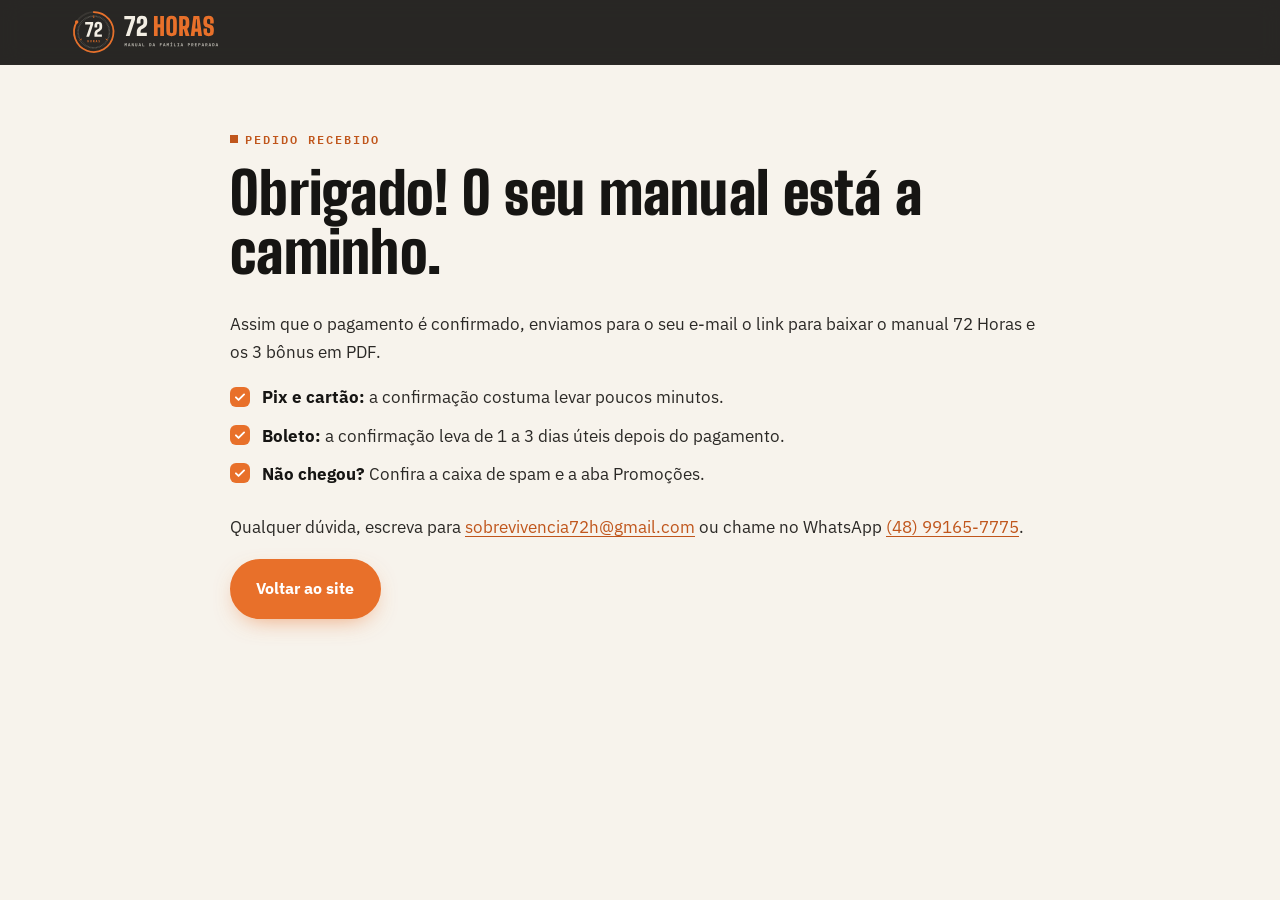
<file: public/obrigado.html>
<!doctype html>
<html lang="pt-BR">
<head>
<meta charset="utf-8"><meta name="viewport" content="width=device-width, initial-scale=1">
<meta name="robots" content="noindex, nofollow">
<title>Pagamento recebido · 72 Horas</title>
<link rel="icon" href="assets/img/logo-icone-fundo.svg" type="image/svg+xml">
<link rel="stylesheet" href="assets/css/site.css?v=2">
</head>
<body>
<header class="topo"><div class="topo__barra"><a class="marca" href="./"><img src="assets/img/logo-horizontal-escuro.svg" alt="72 Horas" width="190" height="45"></a></div></header>
<main class="pagina"><div class="caixa caixa--estreita">
  <p class="rotulo">Pedido recebido</p>
  <h1>Obrigado! O seu manual está a caminho.</h1>
  <p>Assim que o pagamento é confirmado, enviamos para o seu e-mail o link para baixar o manual 72 Horas e os 3 bônus em PDF.</p>
  <ul class="lista-check">
    <li><strong>Pix e cartão:</strong> a confirmação costuma levar poucos minutos.</li>
    <li><strong>Boleto:</strong> a confirmação leva de 1 a 3 dias úteis depois do pagamento.</li>
    <li><strong>Não chegou?</strong> Confira a caixa de spam e a aba Promoções.</li>
  </ul>
  <p>Qualquer dúvida, escreva para <a href="mailto:sobrevivencia72h@gmail.com">sobrevivencia72h@gmail.com</a> ou chame no WhatsApp <a href="https://wa.me/5548991657775">(48) 99165-7775</a>.</p>
  <p><a class="btn" href="./">Voltar ao site</a></p>
</div></main>
</body>
</html>
</file>
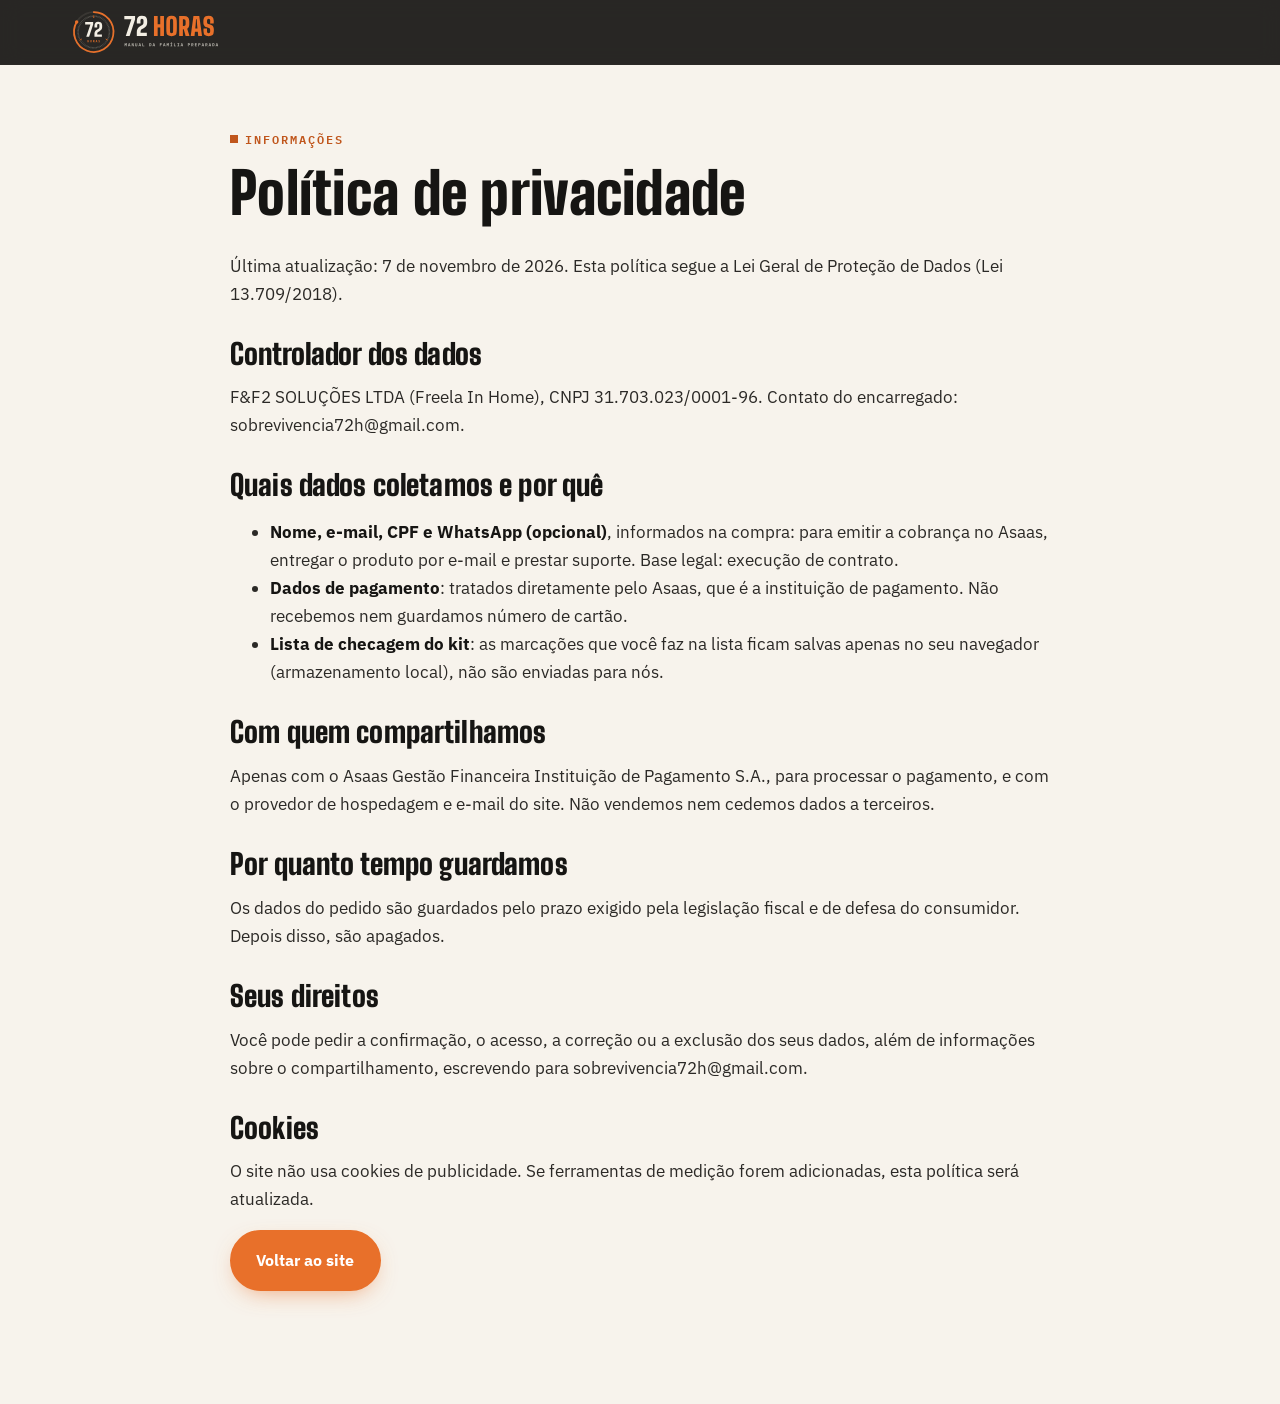
<file: public/politica-de-privacidade.html>
<!doctype html>
<html lang="pt-BR">
<head>
<meta charset="utf-8"><meta name="viewport" content="width=device-width, initial-scale=1">
<title>Política de privacidade · 72 Horas</title>
<meta name="description" content="Como o site sobrevivencia72h.com.br coleta, usa e protege os seus dados pessoais, conforme a LGPD.">
<link rel="canonical" href="https://sobrevivencia72h.com.br/politica-de-privacidade.html">
<link rel="icon" href="assets/img/logo-icone-fundo.svg" type="image/svg+xml">
<link rel="stylesheet" href="assets/css/site.css?v=2">
</head>
<body>
<header class="topo"><div class="topo__barra"><a class="marca" href="./"><img src="assets/img/logo-horizontal-escuro.svg" alt="72 Horas" width="190" height="45"></a></div></header>
<main class="pagina"><div class="caixa caixa--estreita">
  <p class="rotulo">Informações</p>
  <h1>Política de privacidade</h1>
  <p>Última atualização: 7 de novembro de 2026. Esta política segue a Lei Geral de Proteção de Dados (Lei 13.709/2018).</p>

  <h2>Controlador dos dados</h2>
  <p>F&amp;F2 SOLUÇÕES LTDA (Freela In Home), CNPJ 31.703.023/0001-96. Contato do encarregado: sobrevivencia72h@gmail.com.</p>

  <h2>Quais dados coletamos e por quê</h2>
  <ul>
    <li><strong>Nome, e-mail, CPF e WhatsApp (opcional)</strong>, informados na compra: para emitir a cobrança no Asaas, entregar o produto por e-mail e prestar suporte. Base legal: execução de contrato.</li>
    <li><strong>Dados de pagamento</strong>: tratados diretamente pelo Asaas, que é a instituição de pagamento. Não recebemos nem guardamos número de cartão.</li>
    <li><strong>Lista de checagem do kit</strong>: as marcações que você faz na lista ficam salvas apenas no seu navegador (armazenamento local), não são enviadas para nós.</li>
  </ul>

  <h2>Com quem compartilhamos</h2>
  <p>Apenas com o Asaas Gestão Financeira Instituição de Pagamento S.A., para processar o pagamento, e com o provedor de hospedagem e e-mail do site. Não vendemos nem cedemos dados a terceiros.</p>

  <h2>Por quanto tempo guardamos</h2>
  <p>Os dados do pedido são guardados pelo prazo exigido pela legislação fiscal e de defesa do consumidor. Depois disso, são apagados.</p>

  <h2>Seus direitos</h2>
  <p>Você pode pedir a confirmação, o acesso, a correção ou a exclusão dos seus dados, além de informações sobre o compartilhamento, escrevendo para sobrevivencia72h@gmail.com.</p>

  <h2>Cookies</h2>
  <p>O site não usa cookies de publicidade. Se ferramentas de medição forem adicionadas, esta política será atualizada.</p>
  <p><a class="btn" href="./">Voltar ao site</a></p>
</div></main>
</body>
</html>
</file>
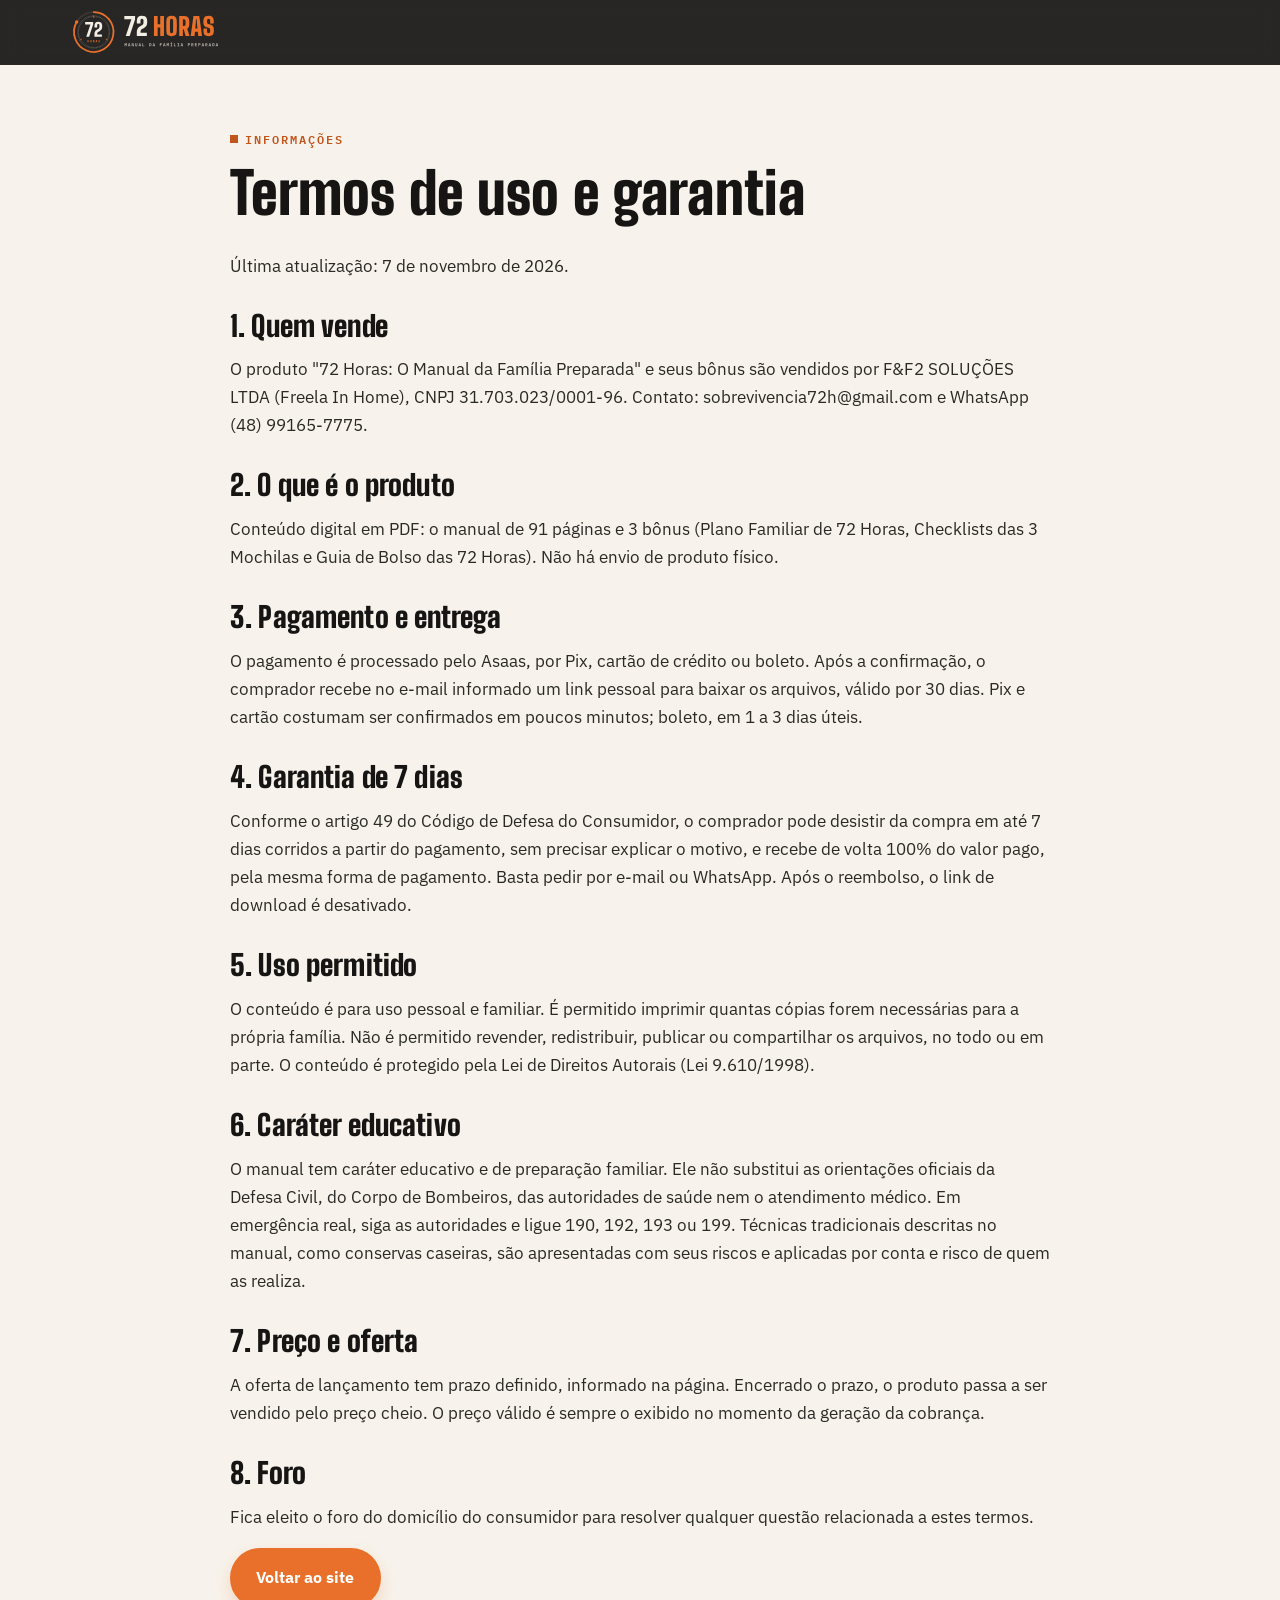
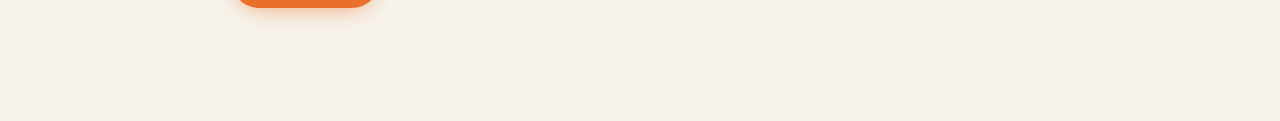
<file: public/termos-de-uso.html>
<!doctype html>
<html lang="pt-BR">
<head>
<meta charset="utf-8"><meta name="viewport" content="width=device-width, initial-scale=1">
<title>Termos de uso e garantia · 72 Horas</title>
<meta name="description" content="Termos de uso, entrega, direitos autorais e garantia de 7 dias do manual 72 Horas: O Manual da Família Preparada.">
<link rel="canonical" href="https://sobrevivencia72h.com.br/termos-de-uso.html">
<link rel="icon" href="assets/img/logo-icone-fundo.svg" type="image/svg+xml">
<link rel="stylesheet" href="assets/css/site.css?v=2">
</head>
<body>
<header class="topo"><div class="topo__barra"><a class="marca" href="./"><img src="assets/img/logo-horizontal-escuro.svg" alt="72 Horas" width="190" height="45"></a></div></header>
<main class="pagina"><div class="caixa caixa--estreita">
  <p class="rotulo">Informações</p>
  <h1>Termos de uso e garantia</h1>
  <p>Última atualização: 7 de novembro de 2026.</p>

  <h2>1. Quem vende</h2>
  <p>O produto "72 Horas: O Manual da Família Preparada" e seus bônus são vendidos por F&amp;F2 SOLUÇÕES LTDA (Freela In Home), CNPJ 31.703.023/0001-96. Contato: sobrevivencia72h@gmail.com e WhatsApp (48) 99165-7775.</p>

  <h2>2. O que é o produto</h2>
  <p>Conteúdo digital em PDF: o manual de 91 páginas e 3 bônus (Plano Familiar de 72 Horas, Checklists das 3 Mochilas e Guia de Bolso das 72 Horas). Não há envio de produto físico.</p>

  <h2>3. Pagamento e entrega</h2>
  <p>O pagamento é processado pelo Asaas, por Pix, cartão de crédito ou boleto. Após a confirmação, o comprador recebe no e-mail informado um link pessoal para baixar os arquivos, válido por 30 dias. Pix e cartão costumam ser confirmados em poucos minutos; boleto, em 1 a 3 dias úteis.</p>

  <h2>4. Garantia de 7 dias</h2>
  <p>Conforme o artigo 49 do Código de Defesa do Consumidor, o comprador pode desistir da compra em até 7 dias corridos a partir do pagamento, sem precisar explicar o motivo, e recebe de volta 100% do valor pago, pela mesma forma de pagamento. Basta pedir por e-mail ou WhatsApp. Após o reembolso, o link de download é desativado.</p>

  <h2>5. Uso permitido</h2>
  <p>O conteúdo é para uso pessoal e familiar. É permitido imprimir quantas cópias forem necessárias para a própria família. Não é permitido revender, redistribuir, publicar ou compartilhar os arquivos, no todo ou em parte. O conteúdo é protegido pela Lei de Direitos Autorais (Lei 9.610/1998).</p>

  <h2>6. Caráter educativo</h2>
  <p>O manual tem caráter educativo e de preparação familiar. Ele não substitui as orientações oficiais da Defesa Civil, do Corpo de Bombeiros, das autoridades de saúde nem o atendimento médico. Em emergência real, siga as autoridades e ligue 190, 192, 193 ou 199. Técnicas tradicionais descritas no manual, como conservas caseiras, são apresentadas com seus riscos e aplicadas por conta e risco de quem as realiza.</p>

  <h2>7. Preço e oferta</h2>
  <p>A oferta de lançamento tem prazo definido, informado na página. Encerrado o prazo, o produto passa a ser vendido pelo preço cheio. O preço válido é sempre o exibido no momento da geração da cobrança.</p>

  <h2>8. Foro</h2>
  <p>Fica eleito o foro do domicílio do consumidor para resolver qualquer questão relacionada a estes termos.</p>
  <p><a class="btn" href="./">Voltar ao site</a></p>
</div></main>
</body>
</html>
</file>
<file: assets/css/site.css>
/* 72 Horas · landing. Mesmo sistema do ebook: tinta, laranja, creme; Big Shoulders + IBM Plex. */
@font-face { font-family: 'Big Shoulders Display'; font-weight: 900; font-display: swap; src: url(../fonts/BigShouldersDisplay-Black.woff2) format('woff2'); }
@font-face { font-family: 'Big Shoulders Display'; font-weight: 800; font-display: swap; src: url(../fonts/BigShouldersDisplay-ExtraBold.woff2) format('woff2'); }
@font-face { font-family: 'IBM Plex Sans'; font-weight: 400; font-display: swap; src: url(../fonts/IBMPlexSans-Regular.woff2) format('woff2'); }
@font-face { font-family: 'IBM Plex Sans'; font-weight: 400; font-style: italic; font-display: swap; src: url(../fonts/IBMPlexSans-Italic.woff2) format('woff2'); }
@font-face { font-family: 'IBM Plex Sans'; font-weight: 500; font-display: swap; src: url(../fonts/IBMPlexSans-Medium.woff2) format('woff2'); }
@font-face { font-family: 'IBM Plex Sans'; font-weight: 600; font-display: swap; src: url(../fonts/IBMPlexSans-SemiBold.woff2) format('woff2'); }
@font-face { font-family: 'IBM Plex Sans'; font-weight: 700; font-display: swap; src: url(../fonts/IBMPlexSans-Bold.woff2) format('woff2'); }
@font-face { font-family: 'IBM Plex Mono'; font-weight: 500; font-display: swap; src: url(../fonts/IBMPlexMono-Medium.woff2) format('woff2'); }
@font-face { font-family: 'IBM Plex Mono'; font-weight: 600; font-display: swap; src: url(../fonts/IBMPlexMono-SemiBold.woff2) format('woff2'); }

:root {
  --tinta: #161513; --tinta2: #2b2926; --creme: #f7f3ec; --creme2: #eee7db; --linha: #dcd3c4;
  --muted: #6f6a61; --suave: #a39c90; --laranja: #e8702a; --laranja-esc: #c0561c; --laranja-suave: #fbe7d7;
  --verde: #2f7d4f; --vermelho: #b83a2e; --branco: #fff;
  --f-tit: 'Big Shoulders Display', 'Arial Narrow', sans-serif;
  --f-txt: 'IBM Plex Sans', system-ui, -apple-system, 'Segoe UI', sans-serif;
  --f-mono: 'IBM Plex Mono', ui-monospace, monospace;
  --raio: 14px; --caixa: 1140px;
}
*, *::before, *::after { box-sizing: border-box; }
html { scroll-behavior: smooth; scroll-padding-top: 76px; -webkit-text-size-adjust: 100%; }
body { margin: 0; font-family: var(--f-txt); font-size: 17px; line-height: 1.65; color: var(--tinta2); background: var(--creme); }
img { max-width: 100%; height: auto; display: block; }
a { color: var(--laranja-esc); text-underline-offset: 3px; }
h1, h2, h3 { font-family: var(--f-tit); font-weight: 900; color: var(--tinta); line-height: 1.02; margin: 0 0 .5em; letter-spacing: .005em; }
h2 { font-size: clamp(2rem, 4.6vw, 3.3rem); }
h3 { font-size: 1.55rem; }
p { margin: 0 0 1em; }
strong { color: var(--tinta); }
.pular { position: absolute; left: -9999px; }
.pular:focus { left: 16px; top: 16px; z-index: 99; background: var(--laranja); color: #fff; padding: 8px 14px; border-radius: 8px; }
:focus-visible { outline: 3px solid var(--laranja); outline-offset: 3px; }

.caixa { width: min(var(--caixa), 100% - 32px); margin-inline: auto; }
.caixa--estreita { width: min(820px, 100% - 32px); }
.secao { padding: clamp(64px, 9vw, 112px) 0; }
.secao--clara { background: var(--creme2); }
.secao--escura { background: var(--tinta); color: #d9d2c5; }
.secao--escura h2, .secao--escura h3, .secao--escura strong { color: var(--creme); }
.rotulo { font-family: var(--f-mono); font-weight: 600; font-size: .78rem; letter-spacing: .16em; text-transform: uppercase; color: var(--laranja-esc); margin-bottom: .9rem; display: flex; align-items: center; gap: .6em; }
.rotulo::before { content: ''; width: .62em; height: .62em; background: currentColor; }
.rotulo--claro { color: var(--laranja); }
.intro { font-size: 1.15rem; max-width: 760px; color: var(--tinta2); }
.nota { font-size: .93rem; color: var(--muted); margin-top: 2rem; max-width: 760px; }
.sub { font-size: 1.9rem; margin-top: 3.5rem; }

/* botões */
.btn { display: inline-flex; align-items: center; justify-content: center; gap: .5em; font-family: var(--f-txt); font-weight: 700; font-size: 1.02rem;
  color: #fff; background: var(--laranja); border: 2px solid var(--laranja); padding: .9em 1.5em; border-radius: 999px; text-decoration: none; cursor: pointer;
  transition: transform .15s ease, background .15s ease, box-shadow .15s ease; box-shadow: 0 8px 24px -10px rgba(232,112,42,.7); }
.btn:hover { background: var(--laranja-esc); border-color: var(--laranja-esc); transform: translateY(-1px); }
.btn--linha { background: transparent; color: var(--creme); border-color: rgba(243,238,228,.45); box-shadow: none; }
.btn--linha:hover { background: rgba(243,238,228,.08); border-color: var(--creme); }
.btn--peq { padding: .55em 1.1em; font-size: .9rem; }
.btn--grande { width: 100%; font-size: 1.12rem; padding: 1.05em 1.5em; }

/* topo */
.topo { position: sticky; top: 0; z-index: 50; background: rgba(22,21,19,.92); backdrop-filter: blur(10px); -webkit-backdrop-filter: blur(10px); border-bottom: 1px solid #2b2926; }
.topo__barra { width: min(var(--caixa), 100% - 32px); margin-inline: auto; display: flex; align-items: center; gap: 24px; height: 64px; }
.marca img { width: 150px; height: auto; }
.menu { display: flex; gap: 22px; margin-left: auto; }
.menu a { color: #d9d2c5; text-decoration: none; font-size: .92rem; font-weight: 500; }
.menu a:hover { color: var(--laranja); }
@media (max-width: 900px) { .menu { display: none; } .topo .btn--peq { margin-left: auto; } }

/* hero */
.hero { position: relative; background: var(--tinta); color: #d9d2c5; overflow: hidden; min-height: min(88vh, 860px); display: grid; align-items: end; }
.hero__foto { position: absolute; inset: 0; }
.hero__foto img { width: 100%; height: 100%; object-fit: cover; object-position: 72% 60%; opacity: .78; }
.hero::after { content: ''; position: absolute; inset: 0; background: linear-gradient(90deg, rgba(22,21,19,.96) 0%, rgba(22,21,19,.82) 42%, rgba(22,21,19,.2) 100%),
  linear-gradient(0deg, rgba(22,21,19,.9) 0%, rgba(22,21,19,0) 45%); }
.hero__conteudo { position: relative; z-index: 1; width: min(var(--caixa), 100% - 32px); margin: 0 auto; padding: 96px 0 72px; }
.hero h1 { color: var(--creme); font-size: clamp(2.6rem, 6.4vw, 5.4rem); max-width: 860px; }
.hero h1 span { display: block; color: var(--laranja); }
.hero__lead { font-size: clamp(1.05rem, 1.6vw, 1.22rem); max-width: 640px; color: #d9d2c5; }
.hero__lead strong { color: var(--creme); }
.hero__acoes { display: flex; flex-wrap: wrap; gap: 12px; margin: 28px 0 36px; }
.hero__provas { list-style: none; padding: 0; margin: 0; display: flex; flex-wrap: wrap; gap: 10px 28px; font-size: .95rem; }
.hero__provas strong { font-family: var(--f-tit); font-size: 1.9rem; color: var(--laranja); margin-right: .25em; vertical-align: -2px; }
.selo { display: inline-flex; align-items: center; gap: .6em; font-family: var(--f-mono); font-size: .78rem; font-weight: 600; letter-spacing: .08em; text-transform: uppercase;
  color: var(--creme); background: rgba(232,112,42,.16); border: 1px solid rgba(232,112,42,.5); padding: .45em .9em; border-radius: 999px; margin-bottom: 1.4rem; }
.selo__ponto { width: 8px; height: 8px; border-radius: 50%; background: var(--laranja); box-shadow: 0 0 0 0 rgba(232,112,42,.7); animation: pulso 2s infinite; }
@keyframes pulso { 70% { box-shadow: 0 0 0 10px rgba(232,112,42,0); } 100% { box-shadow: 0 0 0 0 rgba(232,112,42,0); } }

/* linha do tempo */
.linha-tempo { list-style: none; padding: 0; margin: 2.5rem 0 3.5rem; display: grid; grid-template-columns: repeat(3, 1fr); gap: 16px; position: relative; }
.linha-tempo li { background: #fff; border: 1px solid var(--linha); border-radius: var(--raio); padding: 22px 22px 18px; position: relative; }
.linha-tempo li::before { content: ''; position: absolute; top: -7px; left: 22px; width: 12px; height: 12px; border-radius: 50%; background: var(--suave); border: 3px solid var(--creme); }
.linha-tempo .destaque { background: var(--tinta); border-color: var(--tinta); color: #d9d2c5; }
.linha-tempo .destaque h3 { color: var(--creme); }
.linha-tempo .destaque::before { background: var(--laranja); }
.linha-tempo__data { font-family: var(--f-mono); font-size: .76rem; font-weight: 600; letter-spacing: .08em; text-transform: uppercase; color: var(--laranja-esc); }
.linha-tempo .destaque .linha-tempo__data { color: var(--laranja); }
.linha-tempo h3 { margin: .35em 0 .4em; font-size: 1.45rem; }
.linha-tempo p { margin: 0; font-size: .97rem; }
@media (max-width: 820px) { .linha-tempo { grid-template-columns: 1fr; } }

.duas-col { display: grid; grid-template-columns: 1fr 1fr; gap: clamp(28px, 5vw, 64px); }
.duas-col--centro { align-items: center; }
@media (max-width: 820px) { .duas-col { grid-template-columns: 1fr; } }
.lista-fatos { padding-left: 1.1em; margin: 0; }
.lista-fatos li { margin-bottom: .55em; }
.lista-fatos li::marker { color: var(--laranja); }

/* definição */
.definicao { font-size: 1.2rem; line-height: 1.7; background: #fff; border-left: 4px solid var(--laranja); padding: 22px 26px; border-radius: 0 var(--raio) var(--raio) 0; }
.cartoes-3 { display: grid; grid-template-columns: repeat(3, 1fr); gap: 16px; margin-top: 2rem; }
.cartao { background: #fff; border-radius: var(--raio); padding: 22px; border: 1px solid var(--linha); }
.cartao { padding: 0; overflow: hidden; }
.cartao__foto { width: 100%; aspect-ratio: 16/9; object-fit: cover; }
.cartao h3, .cartao p { padding: 0 20px; }
.cartao h3 { margin-top: 16px; }
.cartao p { padding-bottom: 20px; }
.cartao h3 { font-size: 1.4rem; margin-bottom: .25em; }
.cartao p { margin: 0; font-size: .97rem; }
@media (max-width: 760px) { .cartoes-3 { grid-template-columns: 1fr; } }

/* checklist */
.progresso { display: flex; align-items: center; gap: 16px; margin: 1.5rem 0 2rem; position: sticky; top: 64px; z-index: 5; background: var(--creme); padding: 10px 0; }
.progresso__barra { flex: 1; height: 10px; background: var(--creme2); border-radius: 99px; overflow: hidden; }
.progresso__barra span { display: block; height: 100%; width: 0; background: var(--laranja); transition: width .3s ease; }
.progresso p { margin: 0; font-family: var(--f-mono); font-size: .85rem; font-weight: 600; color: var(--tinta); min-width: 9.5em; text-align: right; }
.checklist { columns: 2 340px; column-gap: 20px; }
.grupo { break-inside: avoid; border: 1px solid var(--linha); background: #fff; border-radius: var(--raio); padding: 22px 22px 12px; margin: 0 0 20px; min-width: 0; }
.grupo legend { float: left; width: 100%; font-family: var(--f-tit); font-weight: 900; font-size: 1.45rem; line-height: 1.1; color: var(--tinta); padding: 0 0 12px; margin: 0 0 4px; border-bottom: 2px solid var(--laranja-suave); }
.grupo legend + * { clear: both; }
.grupo label { display: flex; gap: 12px; align-items: flex-start; padding: 8px 0; border-top: 1px dashed var(--linha); cursor: pointer; font-size: .98rem; line-height: 1.45; }
.grupo label:first-of-type { border-top: 0; }
.grupo input { appearance: none; -webkit-appearance: none; flex: none; width: 22px; height: 22px; margin: 0; border: 2px solid var(--laranja); border-radius: 6px; display: grid; place-content: center; cursor: pointer; background: #fff; }
.grupo input::after { content: ''; width: 11px; height: 6px; border: solid #fff; border-width: 0 0 3px 3px; transform: rotate(-45deg) translate(1px, -1px); opacity: 0; }
.grupo input:checked { background: var(--laranja); }
.grupo input:checked::after { opacity: 1; }
.grupo input:checked + * , .grupo label:has(input:checked) { color: var(--muted); }

/* calculadora */
.calc { background: #1f1d1a; border: 1px solid #34312c; border-radius: 20px; padding: 28px; }
.calc > label { font-family: var(--f-mono); font-size: .8rem; letter-spacing: .14em; text-transform: uppercase; color: var(--suave); }
.calc__controle { display: flex; align-items: center; gap: 18px; margin: 10px 0 22px; }
.calc__controle button { width: 52px; height: 52px; border-radius: 50%; border: 2px solid #4a463f; background: transparent; color: var(--creme); font-size: 1.6rem; cursor: pointer; }
.calc__controle button:hover { border-color: var(--laranja); color: var(--laranja); }
.calc__controle output { font-family: var(--f-tit); font-size: 3.6rem; font-weight: 900; color: var(--creme); min-width: 1.4em; text-align: center; line-height: 1; }
.calc__resultado { display: grid; grid-template-columns: 1fr 1fr; gap: 12px; }
.calc__resultado > div { background: #2b2926; border-radius: 14px; padding: 16px; }
.calc__resultado .calc__ideal { background: var(--laranja); }
.calc__resultado .calc__ideal p, .calc__resultado .calc__ideal .calc__un { color: #fff; }
.calc__num { font-family: var(--f-tit); font-weight: 900; font-size: 3rem; color: var(--creme); line-height: 1; }
.calc__un { font-family: var(--f-mono); font-size: .8rem; margin-left: .4em; color: var(--suave); }
.calc__resultado p { margin: .4em 0 0; font-size: .88rem; line-height: 1.4; }
.calc__galoes { margin: 16px 0 0; font-size: .95rem; color: var(--creme); }

/* fases */
.fases { display: grid; grid-template-columns: repeat(3, 1fr); gap: 16px; margin-top: 2.2rem; }
.fase { background: var(--creme2); border-radius: var(--raio); padding: 24px; display: flex; flex-direction: column; }
.fase--2 { background: #efe2d8; }
.fase--3 { background: var(--tinta); color: #d9d2c5; }
.fase--3 h3, .fase--3 strong { color: var(--creme); }
.fase__hora { font-family: var(--f-mono); font-weight: 600; font-size: .8rem; letter-spacing: .12em; text-transform: uppercase; color: var(--laranja-esc); margin-bottom: .2rem; }
.fase--3 .fase__hora { color: var(--laranja); }
.fase h3 { font-size: 1.9rem; }
.fase__acao { margin-top: auto; padding-top: 12px; border-top: 1px solid rgba(0,0,0,.1); font-size: .95rem; margin-bottom: 0; }
.fase--3 .fase__acao { border-color: rgba(255,255,255,.15); }
@media (max-width: 820px) { .fases { grid-template-columns: 1fr; } }

/* manual */
.livro { perspective: 1400px; display: grid; place-items: center; }
.livro img { width: min(380px, 78vw); border-radius: 4px 10px 10px 4px; transform: rotateY(-14deg) rotateX(2deg);
  box-shadow: 30px 30px 60px -20px rgba(22,21,19,.6), inset 6px 0 10px rgba(255,255,255,.08); }
.lista-check, .lista-x { list-style: none; padding: 0; margin: 0 0 1.6rem; }
.lista-check li, .lista-x li { position: relative; padding-left: 32px; margin-bottom: .6em; }
.lista-check li::before { content: ''; position: absolute; left: 0; top: .2em; width: 20px; height: 20px; border-radius: 6px; background: var(--laranja) url("data:image/svg+xml,%3Csvg xmlns='http://www.w3.org/2000/svg' viewBox='0 0 24 24' fill='none' stroke='white' stroke-width='3.2' stroke-linecap='round' stroke-linejoin='round'%3E%3Cpath d='M5 12.5l4.5 4.5L19 7.5'/%3E%3C/svg%3E") center/14px no-repeat; }
.lista-x li::before { content: ''; position: absolute; left: 0; top: .2em; width: 20px; height: 20px; border-radius: 6px; background: var(--vermelho) url("data:image/svg+xml,%3Csvg xmlns='http://www.w3.org/2000/svg' viewBox='0 0 24 24' fill='none' stroke='white' stroke-width='3.2' stroke-linecap='round'%3E%3Cpath d='M7 7l10 10M17 7L7 17'/%3E%3C/svg%3E") center/13px no-repeat; }
.capitulos { list-style: none; padding: 0; margin: 1.5rem 0 0; display: grid; grid-template-columns: repeat(auto-fill, minmax(320px, 1fr)); gap: 12px; }
.capitulos li { background: #fff; border-radius: 12px; padding: 16px 18px 16px 64px; position: relative; font-size: .94rem; color: var(--muted); border: 1px solid var(--linha); }
.capitulos li span { position: absolute; left: 16px; top: 15px; font-family: var(--f-tit); font-weight: 900; font-size: 1.7rem; color: var(--laranja); line-height: 1; }
.capitulos li strong { display: block; color: var(--tinta); font-size: 1rem; line-height: 1.3; margin-bottom: 3px; }
.galeria { display: grid; grid-auto-flow: column; grid-auto-columns: min(240px, 62vw); gap: 16px; overflow-x: auto; padding: 8px 4px 20px; scroll-snap-type: x mandatory; margin-top: 1.4rem; }
.galeria figure { margin: 0; scroll-snap-align: start; }
.galeria img { border-radius: 8px; box-shadow: 0 14px 30px -14px rgba(22,21,19,.45); border: 1px solid var(--linha); }
.galeria figcaption { font-family: var(--f-mono); font-size: .78rem; font-weight: 600; letter-spacing: .06em; text-transform: uppercase; margin-top: 10px; color: var(--tinta); }

/* bônus */
.bonus { display: grid; grid-template-columns: repeat(3, 1fr); gap: 20px; margin-top: 2rem; }
.bonus__item { background: #fff; border: 1px solid var(--linha); border-radius: var(--raio); padding: 18px 18px 22px; }
.bonus__item img { border-radius: 6px; border: 1px solid var(--linha); margin-bottom: 16px; aspect-ratio: 4/3; object-fit: cover; object-position: top; width: 100%; }
.bonus__num { font-family: var(--f-mono); font-weight: 600; font-size: .76rem; letter-spacing: .14em; text-transform: uppercase; color: var(--laranja-esc); margin: 0; }
.bonus__item h3 { font-size: 1.6rem; margin: .2em 0 .4em; }
.bonus__item p:last-child { margin: 0; font-size: .96rem; }
@media (max-width: 820px) { .bonus { grid-template-columns: 1fr; } }

.citacao { margin: 1.5rem 0 0; padding: 20px 24px; background: #fff; border-left: 4px solid var(--laranja); border-radius: 0 12px 12px 0; font-family: var(--f-tit); font-weight: 800; font-size: 1.4rem; line-height: 1.2; color: var(--tinta); }
.citacao cite { display: block; font-family: var(--f-mono); font-style: normal; font-weight: 500; font-size: .75rem; letter-spacing: .1em; text-transform: uppercase; color: var(--muted); margin-top: 10px; }

/* oferta */
.oferta { text-align: center; }
.oferta .rotulo { justify-content: center; }
.oferta__itens { list-style: none; padding: 0; margin: 1.6rem auto 2rem; max-width: 520px; text-align: left; }
.oferta__itens li { display: flex; gap: 12px; padding: 12px 0; border-bottom: 1px solid #34312c; color: var(--creme); font-weight: 500; }
.oferta__itens li::before { content: ''; flex: none; width: 20px; height: 20px; border-radius: 6px; background: var(--laranja) url("data:image/svg+xml,%3Csvg xmlns='http://www.w3.org/2000/svg' viewBox='0 0 24 24' fill='none' stroke='white' stroke-width='3.2' stroke-linecap='round' stroke-linejoin='round'%3E%3Cpath d='M5 12.5l4.5 4.5L19 7.5'/%3E%3C/svg%3E") center/14px no-repeat; margin-top: 3px; }
.preco__de { margin: 0; font-size: 1.05rem; color: var(--suave); }
.preco__por { margin: 0; font-family: var(--f-tit); font-weight: 900; font-size: 2rem; color: var(--creme); line-height: 1; }
.preco__por small { font-family: var(--f-txt); font-weight: 500; font-size: 1rem; color: var(--suave); }
.preco__por strong { font-size: 5.6rem; color: var(--laranja); }
.preco__pix { color: var(--suave); font-size: .92rem; margin: .6rem 0 1.6rem; }
.contador { margin: 0 auto 1.6rem; max-width: 520px; background: #1f1d1a; border: 1px solid #34312c; border-radius: 16px; padding: 16px; }
.contador p { margin: 0 0 8px; font-family: var(--f-mono); font-size: .8rem; letter-spacing: .12em; text-transform: uppercase; color: var(--laranja); }
.contador__nums { display: flex; justify-content: center; gap: 12px; }
.contador__nums span { display: flex; flex-direction: column; align-items: center; font-size: .75rem; color: var(--suave); min-width: 72px; }
.contador__nums b { font-family: var(--f-tit); font-weight: 900; font-size: 2.6rem; color: var(--creme); line-height: 1; }
.oferta .btn--grande { max-width: 520px; }
.garantias { list-style: none; padding: 0; margin: 1.8rem auto 0; max-width: 520px; text-align: left; font-size: .95rem; }
.garantias li { padding: 8px 0 8px 30px; position: relative; }
.garantias li::before { content: ''; position: absolute; left: 0; top: 13px; width: 16px; height: 16px; border-radius: 50%; border: 2px solid var(--laranja); }

/* faq */
.faq details { border-bottom: 1px solid var(--linha); }
.faq summary { cursor: pointer; list-style: none; padding: 20px 40px 20px 0; position: relative; font-weight: 600; font-size: 1.08rem; color: var(--tinta); }
.faq summary::-webkit-details-marker { display: none; }
.faq summary::after { content: '+'; position: absolute; right: 4px; top: 12px; font-family: var(--f-tit); font-size: 2rem; color: var(--laranja); transition: transform .2s; }
.faq details[open] summary::after { transform: rotate(45deg); }
.faq details p { margin: 0 0 20px; }

.fontes h2 { font-size: 1.6rem; }
.fontes ul { padding-left: 1.1em; font-size: .9rem; }

/* rodapé */
.rodape { background: var(--tinta); color: var(--suave); padding: 56px 0 24px; font-size: .92rem; }
.rodape__grade { display: grid; grid-template-columns: 2fr 1fr 1fr; gap: 32px; }
.rodape h2 { font-family: var(--f-mono); font-size: .78rem; letter-spacing: .14em; text-transform: uppercase; color: var(--creme); margin-bottom: 12px; }
.rodape a { color: #d9d2c5; }
.rodape img { width: 170px; margin-bottom: 14px; }
.rodape p { margin: 0 0 .5em; }
.rodape__legal { text-align: center; margin: 40px 0 0; padding-top: 20px; border-top: 1px solid #2b2926; font-size: .82rem; }
@media (max-width: 760px) { .rodape__grade { grid-template-columns: 1fr; } }

/* whatsapp */
.whats { position: fixed; right: 18px; bottom: 18px; z-index: 60; width: 58px; height: 58px; border-radius: 50%; background: #25d366; color: #fff; display: grid; place-items: center; box-shadow: 0 10px 24px -8px rgba(0,0,0,.45); }

/* checkout */
.checkout { width: min(480px, 100% - 24px); border: 0; border-radius: 20px; padding: 28px 26px 22px; background: var(--creme); color: var(--tinta2); box-shadow: 0 30px 80px -20px rgba(0,0,0,.6); }
.checkout::backdrop { background: rgba(22,21,19,.72); backdrop-filter: blur(3px); }
.checkout h2 { font-size: 2.2rem; margin-bottom: .2em; }
.checkout__fechar { position: absolute; right: 12px; top: 8px; }
.checkout__fechar button { background: none; border: 0; font-size: 2rem; cursor: pointer; color: var(--muted); }
#form-compra label { display: block; font-weight: 600; font-size: .9rem; color: var(--tinta); margin-bottom: 12px; }
#form-compra small { font-weight: 400; color: var(--muted); }
#form-compra input { display: block; width: 100%; margin-top: 5px; font: inherit; font-weight: 400; padding: 12px 14px; border-radius: 10px; border: 1.5px solid var(--linha); background: #fff; }
#form-compra input:focus { border-color: var(--laranja); outline: none; box-shadow: 0 0 0 3px rgba(232,112,42,.2); }
.checkout__erro { background: #f6e0dc; color: var(--vermelho); padding: 10px 12px; border-radius: 10px; font-size: .92rem; }
.checkout__legal { font-size: .78rem; color: var(--muted); margin: 12px 0 0; }
.btn[disabled] { opacity: .6; cursor: progress; }

@media (prefers-reduced-motion: reduce) { * { animation: none !important; transition: none !important; scroll-behavior: auto !important; } }

/* páginas internas (termos, privacidade, obrigado, download) */
.pagina { padding: 64px 0 96px; }
.pagina h1 { font-size: clamp(2.4rem, 5vw, 3.6rem); }
.pagina h2 { font-size: 1.8rem; margin-top: 2rem; }
.arquivos { list-style: none; padding: 0; display: grid; gap: 12px; margin: 2rem 0; }
.arquivos a { display: flex; justify-content: space-between; align-items: center; gap: 16px; background: #fff; border: 1px solid var(--linha); border-radius: 12px; padding: 16px 18px; text-decoration: none; color: var(--tinta); font-weight: 600; }
.arquivos a span { font-family: var(--f-mono); font-size: .78rem; color: var(--laranja-esc); }

.foto-larga { margin: 1.6rem 0 1.4rem; }
.foto-larga img { width: 100%; border-radius: 16px; aspect-ratio: 16/8; object-fit: cover; }
.foto-larga--baixa img { aspect-ratio: 16/6; object-position: center 60%; }
.foto-larga figcaption { font-size: .9rem; color: var(--muted); margin-top: .6rem; }
.foto-lateral { margin: 0 0 1.4rem; }
.foto-lateral img { border-radius: 14px; aspect-ratio: 16/9; object-fit: cover; }
@media (max-width: 760px) { .foto-larga img, .foto-larga--baixa img { aspect-ratio: 4/3; } }
</file>
<file: public/assets/css/site.css>
/* 72 Horas · landing. Mesmo sistema do ebook: tinta, laranja, creme; Big Shoulders + IBM Plex. */
@font-face { font-family: 'Big Shoulders Display'; font-weight: 900; font-display: swap; src: url(../fonts/BigShouldersDisplay-Black.woff2) format('woff2'); }
@font-face { font-family: 'Big Shoulders Display'; font-weight: 800; font-display: swap; src: url(../fonts/BigShouldersDisplay-ExtraBold.woff2) format('woff2'); }
@font-face { font-family: 'IBM Plex Sans'; font-weight: 400; font-display: swap; src: url(../fonts/IBMPlexSans-Regular.woff2) format('woff2'); }
@font-face { font-family: 'IBM Plex Sans'; font-weight: 400; font-style: italic; font-display: swap; src: url(../fonts/IBMPlexSans-Italic.woff2) format('woff2'); }
@font-face { font-family: 'IBM Plex Sans'; font-weight: 500; font-display: swap; src: url(../fonts/IBMPlexSans-Medium.woff2) format('woff2'); }
@font-face { font-family: 'IBM Plex Sans'; font-weight: 600; font-display: swap; src: url(../fonts/IBMPlexSans-SemiBold.woff2) format('woff2'); }
@font-face { font-family: 'IBM Plex Sans'; font-weight: 700; font-display: swap; src: url(../fonts/IBMPlexSans-Bold.woff2) format('woff2'); }
@font-face { font-family: 'IBM Plex Mono'; font-weight: 500; font-display: swap; src: url(../fonts/IBMPlexMono-Medium.woff2) format('woff2'); }
@font-face { font-family: 'IBM Plex Mono'; font-weight: 600; font-display: swap; src: url(../fonts/IBMPlexMono-SemiBold.woff2) format('woff2'); }

:root {
  --tinta: #161513; --tinta2: #2b2926; --creme: #f7f3ec; --creme2: #eee7db; --linha: #dcd3c4;
  --muted: #6f6a61; --suave: #a39c90; --laranja: #e8702a; --laranja-esc: #c0561c; --laranja-suave: #fbe7d7;
  --verde: #2f7d4f; --vermelho: #b83a2e; --branco: #fff;
  --f-tit: 'Big Shoulders Display', 'Arial Narrow', sans-serif;
  --f-txt: 'IBM Plex Sans', system-ui, -apple-system, 'Segoe UI', sans-serif;
  --f-mono: 'IBM Plex Mono', ui-monospace, monospace;
  --raio: 14px; --caixa: 1140px;
}
*, *::before, *::after { box-sizing: border-box; }
html { scroll-behavior: smooth; scroll-padding-top: 76px; -webkit-text-size-adjust: 100%; }
body { margin: 0; font-family: var(--f-txt); font-size: 17px; line-height: 1.65; color: var(--tinta2); background: var(--creme); }
img { max-width: 100%; height: auto; display: block; }
a { color: var(--laranja-esc); text-underline-offset: 3px; }
h1, h2, h3 { font-family: var(--f-tit); font-weight: 900; color: var(--tinta); line-height: 1.02; margin: 0 0 .5em; letter-spacing: .005em; }
h2 { font-size: clamp(2rem, 4.6vw, 3.3rem); }
h3 { font-size: 1.55rem; }
p { margin: 0 0 1em; }
strong { color: var(--tinta); }
.pular { position: absolute; left: -9999px; }
.pular:focus { left: 16px; top: 16px; z-index: 99; background: var(--laranja); color: #fff; padding: 8px 14px; border-radius: 8px; }
:focus-visible { outline: 3px solid var(--laranja); outline-offset: 3px; }

.caixa { width: min(var(--caixa), 100% - 32px); margin-inline: auto; }
.caixa--estreita { width: min(820px, 100% - 32px); }
.secao { padding: clamp(64px, 9vw, 112px) 0; }
.secao--clara { background: var(--creme2); }
.secao--escura { background: var(--tinta); color: #d9d2c5; }
.secao--escura h2, .secao--escura h3, .secao--escura strong { color: var(--creme); }
.rotulo { font-family: var(--f-mono); font-weight: 600; font-size: .78rem; letter-spacing: .16em; text-transform: uppercase; color: var(--laranja-esc); margin-bottom: .9rem; display: flex; align-items: center; gap: .6em; }
.rotulo::before { content: ''; width: .62em; height: .62em; background: currentColor; }
.rotulo--claro { color: var(--laranja); }
.intro { font-size: 1.15rem; max-width: 760px; color: var(--tinta2); }
.nota { font-size: .93rem; color: var(--muted); margin-top: 2rem; max-width: 760px; }
.sub { font-size: 1.9rem; margin-top: 3.5rem; }

/* botões */
.btn { display: inline-flex; align-items: center; justify-content: center; gap: .5em; font-family: var(--f-txt); font-weight: 700; font-size: 1.02rem;
  color: #fff; background: var(--laranja); border: 2px solid var(--laranja); padding: .9em 1.5em; border-radius: 999px; text-decoration: none; cursor: pointer;
  transition: transform .15s ease, background .15s ease, box-shadow .15s ease; box-shadow: 0 8px 24px -10px rgba(232,112,42,.7); }
.btn:hover { background: var(--laranja-esc); border-color: var(--laranja-esc); transform: translateY(-1px); }
.btn--linha { background: transparent; color: var(--creme); border-color: rgba(243,238,228,.45); box-shadow: none; }
.btn--linha:hover { background: rgba(243,238,228,.08); border-color: var(--creme); }
.btn--peq { padding: .55em 1.1em; font-size: .9rem; }
.btn--grande { width: 100%; font-size: 1.12rem; padding: 1.05em 1.5em; }

/* topo */
.topo { position: sticky; top: 0; z-index: 50; background: rgba(22,21,19,.92); backdrop-filter: blur(10px); -webkit-backdrop-filter: blur(10px); border-bottom: 1px solid #2b2926; }
.topo__barra { width: min(var(--caixa), 100% - 32px); margin-inline: auto; display: flex; align-items: center; gap: 24px; height: 64px; }
.marca img { width: 150px; height: auto; }
.menu { display: flex; gap: 22px; margin-left: auto; }
.menu a { color: #d9d2c5; text-decoration: none; font-size: .92rem; font-weight: 500; }
.menu a:hover { color: var(--laranja); }
@media (max-width: 900px) { .menu { display: none; } .topo .btn--peq { margin-left: auto; } }

/* hero */
.hero { position: relative; background: var(--tinta); color: #d9d2c5; overflow: hidden; min-height: min(88vh, 860px); display: grid; align-items: end; }
.hero__foto { position: absolute; inset: 0; }
.hero__foto img { width: 100%; height: 100%; object-fit: cover; object-position: 72% 60%; opacity: .78; }
.hero::after { content: ''; position: absolute; inset: 0; background: linear-gradient(90deg, rgba(22,21,19,.96) 0%, rgba(22,21,19,.82) 42%, rgba(22,21,19,.2) 100%),
  linear-gradient(0deg, rgba(22,21,19,.9) 0%, rgba(22,21,19,0) 45%); }
.hero__conteudo { position: relative; z-index: 1; width: min(var(--caixa), 100% - 32px); margin: 0 auto; padding: 96px 0 72px; }
.hero h1 { color: var(--creme); font-size: clamp(2.6rem, 6.4vw, 5.4rem); max-width: 860px; }
.hero h1 span { display: block; color: var(--laranja); }
.hero__lead { font-size: clamp(1.05rem, 1.6vw, 1.22rem); max-width: 640px; color: #d9d2c5; }
.hero__lead strong { color: var(--creme); }
.hero__acoes { display: flex; flex-wrap: wrap; gap: 12px; margin: 28px 0 36px; }
.hero__provas { list-style: none; padding: 0; margin: 0; display: flex; flex-wrap: wrap; gap: 10px 28px; font-size: .95rem; }
.hero__provas strong { font-family: var(--f-tit); font-size: 1.9rem; color: var(--laranja); margin-right: .25em; vertical-align: -2px; }
.selo { display: inline-flex; align-items: center; gap: .6em; font-family: var(--f-mono); font-size: .78rem; font-weight: 600; letter-spacing: .08em; text-transform: uppercase;
  color: var(--creme); background: rgba(232,112,42,.16); border: 1px solid rgba(232,112,42,.5); padding: .45em .9em; border-radius: 999px; margin-bottom: 1.4rem; }
.selo__ponto { width: 8px; height: 8px; border-radius: 50%; background: var(--laranja); box-shadow: 0 0 0 0 rgba(232,112,42,.7); animation: pulso 2s infinite; }
@keyframes pulso { 70% { box-shadow: 0 0 0 10px rgba(232,112,42,0); } 100% { box-shadow: 0 0 0 0 rgba(232,112,42,0); } }

/* linha do tempo */
.linha-tempo { list-style: none; padding: 0; margin: 2.5rem 0 3.5rem; display: grid; grid-template-columns: repeat(3, 1fr); gap: 16px; position: relative; }
.linha-tempo li { background: #fff; border: 1px solid var(--linha); border-radius: var(--raio); padding: 22px 22px 18px; position: relative; }
.linha-tempo li::before { content: ''; position: absolute; top: -7px; left: 22px; width: 12px; height: 12px; border-radius: 50%; background: var(--suave); border: 3px solid var(--creme); }
.linha-tempo .destaque { background: var(--tinta); border-color: var(--tinta); color: #d9d2c5; }
.linha-tempo .destaque h3 { color: var(--creme); }
.linha-tempo .destaque::before { background: var(--laranja); }
.linha-tempo__data { font-family: var(--f-mono); font-size: .76rem; font-weight: 600; letter-spacing: .08em; text-transform: uppercase; color: var(--laranja-esc); }
.linha-tempo .destaque .linha-tempo__data { color: var(--laranja); }
.linha-tempo h3 { margin: .35em 0 .4em; font-size: 1.45rem; }
.linha-tempo p { margin: 0; font-size: .97rem; }
@media (max-width: 820px) { .linha-tempo { grid-template-columns: 1fr; } }

.duas-col { display: grid; grid-template-columns: 1fr 1fr; gap: clamp(28px, 5vw, 64px); }
.duas-col--centro { align-items: center; }
@media (max-width: 820px) { .duas-col { grid-template-columns: 1fr; } }
.lista-fatos { padding-left: 1.1em; margin: 0; }
.lista-fatos li { margin-bottom: .55em; }
.lista-fatos li::marker { color: var(--laranja); }

/* definição */
.definicao { font-size: 1.2rem; line-height: 1.7; background: #fff; border-left: 4px solid var(--laranja); padding: 22px 26px; border-radius: 0 var(--raio) var(--raio) 0; }
.cartoes-3 { display: grid; grid-template-columns: repeat(3, 1fr); gap: 16px; margin-top: 2rem; }
.cartao { background: #fff; border-radius: var(--raio); padding: 22px; border: 1px solid var(--linha); }
.cartao { padding: 0; overflow: hidden; }
.cartao__foto { width: 100%; aspect-ratio: 16/9; object-fit: cover; }
.cartao h3, .cartao p { padding: 0 20px; }
.cartao h3 { margin-top: 16px; }
.cartao p { padding-bottom: 20px; }
.cartao h3 { font-size: 1.4rem; margin-bottom: .25em; }
.cartao p { margin: 0; font-size: .97rem; }
@media (max-width: 760px) { .cartoes-3 { grid-template-columns: 1fr; } }

/* checklist */
.progresso { display: flex; align-items: center; gap: 16px; margin: 1.5rem 0 2rem; position: sticky; top: 64px; z-index: 5; background: var(--creme); padding: 10px 0; }
.progresso__barra { flex: 1; height: 10px; background: var(--creme2); border-radius: 99px; overflow: hidden; }
.progresso__barra span { display: block; height: 100%; width: 0; background: var(--laranja); transition: width .3s ease; }
.progresso p { margin: 0; font-family: var(--f-mono); font-size: .85rem; font-weight: 600; color: var(--tinta); min-width: 9.5em; text-align: right; }
.checklist { columns: 2 340px; column-gap: 20px; }
.grupo { break-inside: avoid; border: 1px solid var(--linha); background: #fff; border-radius: var(--raio); padding: 22px 22px 12px; margin: 0 0 20px; min-width: 0; }
.grupo legend { float: left; width: 100%; font-family: var(--f-tit); font-weight: 900; font-size: 1.45rem; line-height: 1.1; color: var(--tinta); padding: 0 0 12px; margin: 0 0 4px; border-bottom: 2px solid var(--laranja-suave); }
.grupo legend + * { clear: both; }
.grupo label { display: flex; gap: 12px; align-items: flex-start; padding: 8px 0; border-top: 1px dashed var(--linha); cursor: pointer; font-size: .98rem; line-height: 1.45; }
.grupo label:first-of-type { border-top: 0; }
.grupo input { appearance: none; -webkit-appearance: none; flex: none; width: 22px; height: 22px; margin: 0; border: 2px solid var(--laranja); border-radius: 6px; display: grid; place-content: center; cursor: pointer; background: #fff; }
.grupo input::after { content: ''; width: 11px; height: 6px; border: solid #fff; border-width: 0 0 3px 3px; transform: rotate(-45deg) translate(1px, -1px); opacity: 0; }
.grupo input:checked { background: var(--laranja); }
.grupo input:checked::after { opacity: 1; }
.grupo input:checked + * , .grupo label:has(input:checked) { color: var(--muted); }

/* calculadora */
.calc { background: #1f1d1a; border: 1px solid #34312c; border-radius: 20px; padding: 28px; }
.calc > label { font-family: var(--f-mono); font-size: .8rem; letter-spacing: .14em; text-transform: uppercase; color: var(--suave); }
.calc__controle { display: flex; align-items: center; gap: 18px; margin: 10px 0 22px; }
.calc__controle button { width: 52px; height: 52px; border-radius: 50%; border: 2px solid #4a463f; background: transparent; color: var(--creme); font-size: 1.6rem; cursor: pointer; }
.calc__controle button:hover { border-color: var(--laranja); color: var(--laranja); }
.calc__controle output { font-family: var(--f-tit); font-size: 3.6rem; font-weight: 900; color: var(--creme); min-width: 1.4em; text-align: center; line-height: 1; }
.calc__resultado { display: grid; grid-template-columns: 1fr 1fr; gap: 12px; }
.calc__resultado > div { background: #2b2926; border-radius: 14px; padding: 16px; }
.calc__resultado .calc__ideal { background: var(--laranja); }
.calc__resultado .calc__ideal p, .calc__resultado .calc__ideal .calc__un { color: #fff; }
.calc__num { font-family: var(--f-tit); font-weight: 900; font-size: 3rem; color: var(--creme); line-height: 1; }
.calc__un { font-family: var(--f-mono); font-size: .8rem; margin-left: .4em; color: var(--suave); }
.calc__resultado p { margin: .4em 0 0; font-size: .88rem; line-height: 1.4; }
.calc__galoes { margin: 16px 0 0; font-size: .95rem; color: var(--creme); }

/* fases */
.fases { display: grid; grid-template-columns: repeat(3, 1fr); gap: 16px; margin-top: 2.2rem; }
.fase { background: var(--creme2); border-radius: var(--raio); padding: 24px; display: flex; flex-direction: column; }
.fase--2 { background: #efe2d8; }
.fase--3 { background: var(--tinta); color: #d9d2c5; }
.fase--3 h3, .fase--3 strong { color: var(--creme); }
.fase__hora { font-family: var(--f-mono); font-weight: 600; font-size: .8rem; letter-spacing: .12em; text-transform: uppercase; color: var(--laranja-esc); margin-bottom: .2rem; }
.fase--3 .fase__hora { color: var(--laranja); }
.fase h3 { font-size: 1.9rem; }
.fase__acao { margin-top: auto; padding-top: 12px; border-top: 1px solid rgba(0,0,0,.1); font-size: .95rem; margin-bottom: 0; }
.fase--3 .fase__acao { border-color: rgba(255,255,255,.15); }
@media (max-width: 820px) { .fases { grid-template-columns: 1fr; } }

/* manual */
.livro { perspective: 1400px; display: grid; place-items: center; }
.livro img { width: min(380px, 78vw); border-radius: 4px 10px 10px 4px; transform: rotateY(-14deg) rotateX(2deg);
  box-shadow: 30px 30px 60px -20px rgba(22,21,19,.6), inset 6px 0 10px rgba(255,255,255,.08); }
.lista-check, .lista-x { list-style: none; padding: 0; margin: 0 0 1.6rem; }
.lista-check li, .lista-x li { position: relative; padding-left: 32px; margin-bottom: .6em; }
.lista-check li::before { content: ''; position: absolute; left: 0; top: .2em; width: 20px; height: 20px; border-radius: 6px; background: var(--laranja) url("data:image/svg+xml,%3Csvg xmlns='http://www.w3.org/2000/svg' viewBox='0 0 24 24' fill='none' stroke='white' stroke-width='3.2' stroke-linecap='round' stroke-linejoin='round'%3E%3Cpath d='M5 12.5l4.5 4.5L19 7.5'/%3E%3C/svg%3E") center/14px no-repeat; }
.lista-x li::before { content: ''; position: absolute; left: 0; top: .2em; width: 20px; height: 20px; border-radius: 6px; background: var(--vermelho) url("data:image/svg+xml,%3Csvg xmlns='http://www.w3.org/2000/svg' viewBox='0 0 24 24' fill='none' stroke='white' stroke-width='3.2' stroke-linecap='round'%3E%3Cpath d='M7 7l10 10M17 7L7 17'/%3E%3C/svg%3E") center/13px no-repeat; }
.capitulos { list-style: none; padding: 0; margin: 1.5rem 0 0; display: grid; grid-template-columns: repeat(auto-fill, minmax(320px, 1fr)); gap: 12px; }
.capitulos li { background: #fff; border-radius: 12px; padding: 16px 18px 16px 64px; position: relative; font-size: .94rem; color: var(--muted); border: 1px solid var(--linha); }
.capitulos li span { position: absolute; left: 16px; top: 15px; font-family: var(--f-tit); font-weight: 900; font-size: 1.7rem; color: var(--laranja); line-height: 1; }
.capitulos li strong { display: block; color: var(--tinta); font-size: 1rem; line-height: 1.3; margin-bottom: 3px; }
.galeria { display: grid; grid-auto-flow: column; grid-auto-columns: min(240px, 62vw); gap: 16px; overflow-x: auto; padding: 8px 4px 20px; scroll-snap-type: x mandatory; margin-top: 1.4rem; }
.galeria figure { margin: 0; scroll-snap-align: start; }
.galeria img { border-radius: 8px; box-shadow: 0 14px 30px -14px rgba(22,21,19,.45); border: 1px solid var(--linha); }
.galeria figcaption { font-family: var(--f-mono); font-size: .78rem; font-weight: 600; letter-spacing: .06em; text-transform: uppercase; margin-top: 10px; color: var(--tinta); }

/* bônus */
.bonus { display: grid; grid-template-columns: repeat(4, 1fr); gap: 20px; margin-top: 2rem; }
.bonus__item { background: #fff; border: 1px solid var(--linha); border-radius: var(--raio); padding: 18px 18px 22px; }
.bonus__item img { border-radius: 6px; border: 1px solid var(--linha); margin-bottom: 16px; aspect-ratio: 4/3; object-fit: cover; object-position: top; width: 100%; }
.bonus__num { font-family: var(--f-mono); font-weight: 600; font-size: .76rem; letter-spacing: .14em; text-transform: uppercase; color: var(--laranja-esc); margin: 0; }
.bonus__item h3 { font-size: 1.6rem; margin: .2em 0 .4em; }
.bonus__item p:last-child { margin: 0; font-size: .96rem; }
@media (max-width: 1024px) { .bonus { grid-template-columns: repeat(2, 1fr); } }
@media (max-width: 600px) { .bonus { grid-template-columns: 1fr; } }

.citacao { margin: 1.5rem 0 0; padding: 20px 24px; background: #fff; border-left: 4px solid var(--laranja); border-radius: 0 12px 12px 0; font-family: var(--f-tit); font-weight: 800; font-size: 1.4rem; line-height: 1.2; color: var(--tinta); }
.citacao cite { display: block; font-family: var(--f-mono); font-style: normal; font-weight: 500; font-size: .75rem; letter-spacing: .1em; text-transform: uppercase; color: var(--muted); margin-top: 10px; }

/* oferta */
.oferta { text-align: center; }
.oferta .rotulo { justify-content: center; }
.oferta__itens { list-style: none; padding: 0; margin: 1.6rem auto 2rem; max-width: 520px; text-align: left; }
.oferta__itens li { display: flex; gap: 12px; padding: 12px 0; border-bottom: 1px solid #34312c; color: var(--creme); font-weight: 500; }
.oferta__itens li::before { content: ''; flex: none; width: 20px; height: 20px; border-radius: 6px; background: var(--laranja) url("data:image/svg+xml,%3Csvg xmlns='http://www.w3.org/2000/svg' viewBox='0 0 24 24' fill='none' stroke='white' stroke-width='3.2' stroke-linecap='round' stroke-linejoin='round'%3E%3Cpath d='M5 12.5l4.5 4.5L19 7.5'/%3E%3C/svg%3E") center/14px no-repeat; margin-top: 3px; }
.preco__de { margin: 0; font-size: 1.05rem; color: var(--suave); }
.preco__por { margin: 0; font-family: var(--f-tit); font-weight: 900; font-size: 2rem; color: var(--creme); line-height: 1; }
.preco__por small { font-family: var(--f-txt); font-weight: 500; font-size: 1rem; color: var(--suave); }
.preco__por strong { font-size: 5.6rem; color: var(--laranja); }
.preco__pix { color: var(--suave); font-size: .92rem; margin: .6rem 0 1.6rem; }
.contador { margin: 0 auto 1.6rem; max-width: 520px; background: #1f1d1a; border: 1px solid #34312c; border-radius: 16px; padding: 16px; }
.contador p { margin: 0 0 8px; font-family: var(--f-mono); font-size: .8rem; letter-spacing: .12em; text-transform: uppercase; color: var(--laranja); }
.contador__nums { display: flex; justify-content: center; gap: 12px; }
.contador__nums span { display: flex; flex-direction: column; align-items: center; font-size: .75rem; color: var(--suave); min-width: 72px; }
.contador__nums b { font-family: var(--f-tit); font-weight: 900; font-size: 2.6rem; color: var(--creme); line-height: 1; }
.oferta .btn--grande { max-width: 520px; }
.garantias { list-style: none; padding: 0; margin: 1.8rem auto 0; max-width: 520px; text-align: left; font-size: .95rem; }
.garantias li { padding: 8px 0 8px 30px; position: relative; }
.garantias li::before { content: ''; position: absolute; left: 0; top: 13px; width: 16px; height: 16px; border-radius: 50%; border: 2px solid var(--laranja); }

/* faq */
.faq details { border-bottom: 1px solid var(--linha); }
.faq summary { cursor: pointer; list-style: none; padding: 20px 40px 20px 0; position: relative; font-weight: 600; font-size: 1.08rem; color: var(--tinta); }
.faq summary::-webkit-details-marker { display: none; }
.faq summary::after { content: '+'; position: absolute; right: 4px; top: 12px; font-family: var(--f-tit); font-size: 2rem; color: var(--laranja); transition: transform .2s; }
.faq details[open] summary::after { transform: rotate(45deg); }
.faq details p { margin: 0 0 20px; }

.fontes h2 { font-size: 1.6rem; }
.fontes ul { padding-left: 1.1em; font-size: .9rem; }

/* rodapé */
.rodape { background: var(--tinta); color: var(--suave); padding: 56px 0 24px; font-size: .92rem; }
.rodape__grade { display: grid; grid-template-columns: 2fr 1fr 1fr; gap: 32px; }
.rodape h2 { font-family: var(--f-mono); font-size: .78rem; letter-spacing: .14em; text-transform: uppercase; color: var(--creme); margin-bottom: 12px; }
.rodape a { color: #d9d2c5; }
.rodape img { width: 170px; margin-bottom: 14px; }
.rodape p { margin: 0 0 .5em; }
.rodape__legal { text-align: center; margin: 40px 0 0; padding-top: 20px; border-top: 1px solid #2b2926; font-size: .82rem; }
@media (max-width: 760px) { .rodape__grade { grid-template-columns: 1fr; } }

/* whatsapp */
.whats { position: fixed; right: 18px; bottom: 18px; z-index: 60; width: 58px; height: 58px; border-radius: 50%; background: #25d366; color: #fff; display: grid; place-items: center; box-shadow: 0 10px 24px -8px rgba(0,0,0,.45); }

/* checkout */
.checkout { width: min(480px, 100% - 24px); border: 0; border-radius: 20px; padding: 28px 26px 22px; background: var(--creme); color: var(--tinta2); box-shadow: 0 30px 80px -20px rgba(0,0,0,.6); }
.checkout::backdrop { background: rgba(22,21,19,.72); backdrop-filter: blur(3px); }
.checkout h2 { font-size: 2.2rem; margin-bottom: .2em; }
.checkout__fechar { position: absolute; right: 12px; top: 8px; }
.checkout__fechar button { background: none; border: 0; font-size: 2rem; cursor: pointer; color: var(--muted); }
#form-compra label { display: block; font-weight: 600; font-size: .9rem; color: var(--tinta); margin-bottom: 12px; }
#form-compra small { font-weight: 400; color: var(--muted); }
#form-compra input { display: block; width: 100%; margin-top: 5px; font: inherit; font-weight: 400; padding: 12px 14px; border-radius: 10px; border: 1.5px solid var(--linha); background: #fff; }
#form-compra input:focus { border-color: var(--laranja); outline: none; box-shadow: 0 0 0 3px rgba(232,112,42,.2); }
.checkout__erro { background: #f6e0dc; color: var(--vermelho); padding: 10px 12px; border-radius: 10px; font-size: .92rem; }
.checkout__legal { font-size: .78rem; color: var(--muted); margin: 12px 0 0; }
.btn[disabled] { opacity: .6; cursor: progress; }

@media (prefers-reduced-motion: reduce) { * { animation: none !important; transition: none !important; scroll-behavior: auto !important; } }

/* páginas internas (termos, privacidade, obrigado, download) */
.pagina { padding: 64px 0 96px; }
.pagina h1 { font-size: clamp(2.4rem, 5vw, 3.6rem); }
.pagina h2 { font-size: 1.8rem; margin-top: 2rem; }
.arquivos { list-style: none; padding: 0; display: grid; gap: 12px; margin: 2rem 0; }
.arquivos a { display: flex; justify-content: space-between; align-items: center; gap: 16px; background: #fff; border: 1px solid var(--linha); border-radius: 12px; padding: 16px 18px; text-decoration: none; color: var(--tinta); font-weight: 600; }
.arquivos a span { font-family: var(--f-mono); font-size: .78rem; color: var(--laranja-esc); }

.foto-larga { margin: 1.6rem 0 1.4rem; }
.foto-larga img { width: 100%; border-radius: 16px; aspect-ratio: 16/8; object-fit: cover; }
.foto-larga--baixa img { aspect-ratio: 16/6; object-position: center 60%; }
.foto-larga figcaption { font-size: .9rem; color: var(--muted); margin-top: .6rem; }
.foto-lateral { margin: 0 0 1.4rem; }
.foto-lateral img { border-radius: 14px; aspect-ratio: 16/9; object-fit: cover; }
@media (max-width: 760px) { .foto-larga img, .foto-larga--baixa img { aspect-ratio: 4/3; } }
</file>
